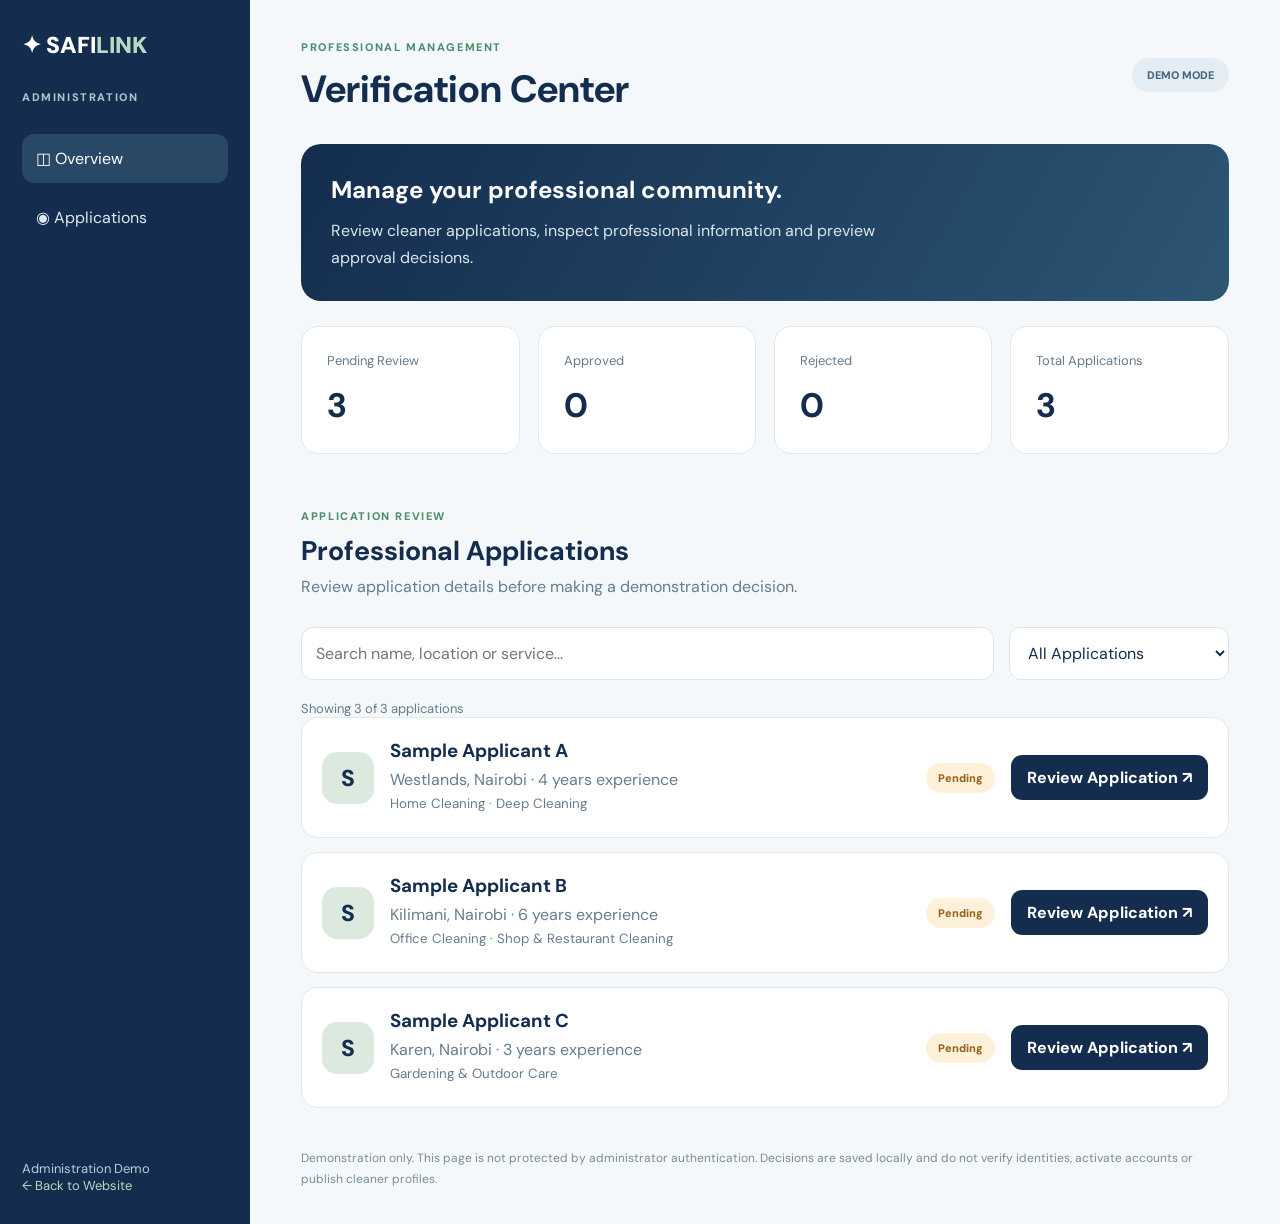
<file: admin-dashboard.html>
<!DOCTYPE html>
<html lang="en">
<head>
    <meta charset="UTF-8">
    <meta name="viewport"
          content="width=device-width, initial-scale=1.0">

    <title>Admin Verification | SAFI LINK</title>

    <link rel="stylesheet" href="assets/css/style.css">
    <link rel="stylesheet"
          href="assets/css/admin-dashboard.css">

    <script defer
            src="assets/js/admin-dashboard.js"></script>
</head>

<body class="admin-page">

<div class="admin-layout">

    <aside class="admin-sidebar">
        <a href="index.html" class="admin-logo">
            ✦ SAFI<span>LINK</span>
        </a>

        <p class="admin-sidebar-label">ADMINISTRATION</p>

        <nav aria-label="Admin navigation">
            <a href="#overview" class="active">
                ◫ Overview
            </a>
            <a href="#applications">
                ◉ Applications
            </a>
        </nav>

        <div class="admin-sidebar-footer">
            <p>Administration Demo</p>
            <a href="index.html">← Back to Website</a>
        </div>
    </aside>

    <main class="admin-main">

        <header class="admin-topbar">
            <div>
                <span class="admin-eyebrow">
                    PROFESSIONAL MANAGEMENT
                </span>
                <h1>Verification Center</h1>
            </div>

            <span class="admin-demo-badge">
                DEMO MODE
            </span>
        </header>

        <section id="overview" class="admin-overview">

            <div class="admin-welcome">
                <h2>Manage your professional community.</h2>
                <p>
                    Review cleaner applications, inspect
                    professional information and preview
                    approval decisions.
                </p>
            </div>

            <div class="admin-stats">

                <article class="admin-stat">
                    <span>Pending Review</span>
                    <strong id="pendingCount">0</strong>
                </article>

                <article class="admin-stat">
                    <span>Approved</span>
                    <strong id="approvedCount">0</strong>
                </article>

                <article class="admin-stat">
                    <span>Rejected</span>
                    <strong id="rejectedCount">0</strong>
                </article>

                <article class="admin-stat">
                    <span>Total Applications</span>
                    <strong id="totalCount">0</strong>
                </article>

            </div>

        </section>

        <section id="applications"
                 class="admin-applications">

            <div class="admin-section-heading">
                <div>
                    <span class="admin-eyebrow">
                        APPLICATION REVIEW
                    </span>
                    <h2>Professional Applications</h2>
                    <p>
                        Review application details before
                        making a demonstration decision.
                    </p>
                </div>
            </div>

            <div class="admin-filters">
                <input id="applicationSearch"
                       type="search"
                       placeholder="Search name, location or service..."
                       aria-label="Search applications">

                <select id="applicationStatus"
                        aria-label="Filter applications">
                    <option value="all">All Applications</option>
                    <option value="pending">Pending</option>
                    <option value="approved">Approved</option>
                    <option value="rejected">Rejected</option>
                </select>
            </div>

            <p id="applicationCount"
               class="admin-result-count"
               aria-live="polite"></p>

            <div id="applicationsList"
                 class="applications-list"></div>

            <div id="applicationEmpty"
                 class="admin-empty"
                 hidden>
                No applications match your filters.
            </div>

        </section>

        <p class="admin-disclaimer">
            Demonstration only. This page is not protected
            by administrator authentication. Decisions are
            saved locally and do not verify identities,
            activate accounts or publish cleaner profiles.
        </p>

    </main>
</div>

<dialog id="applicationDialog"
        class="application-dialog">

    <div class="application-dialog-header">
        <h2>Application Review</h2>
        <button type="button"
                id="closeApplicationDialog"
                aria-label="Close application">
            ✕
        </button>
    </div>

    <div id="applicationDetails"></div>

    <div class="application-dialog-actions">
        <button type="button"
                id="rejectApplication"
                class="admin-reject">
            Reject
        </button>

        <button type="button"
                id="approveApplication"
                class="admin-approve">
            Approve
        </button>
    </div>

    <p id="adminActionMessage"
       role="status"
       aria-live="polite"></p>

</dialog>

</body>
</html>
</file>
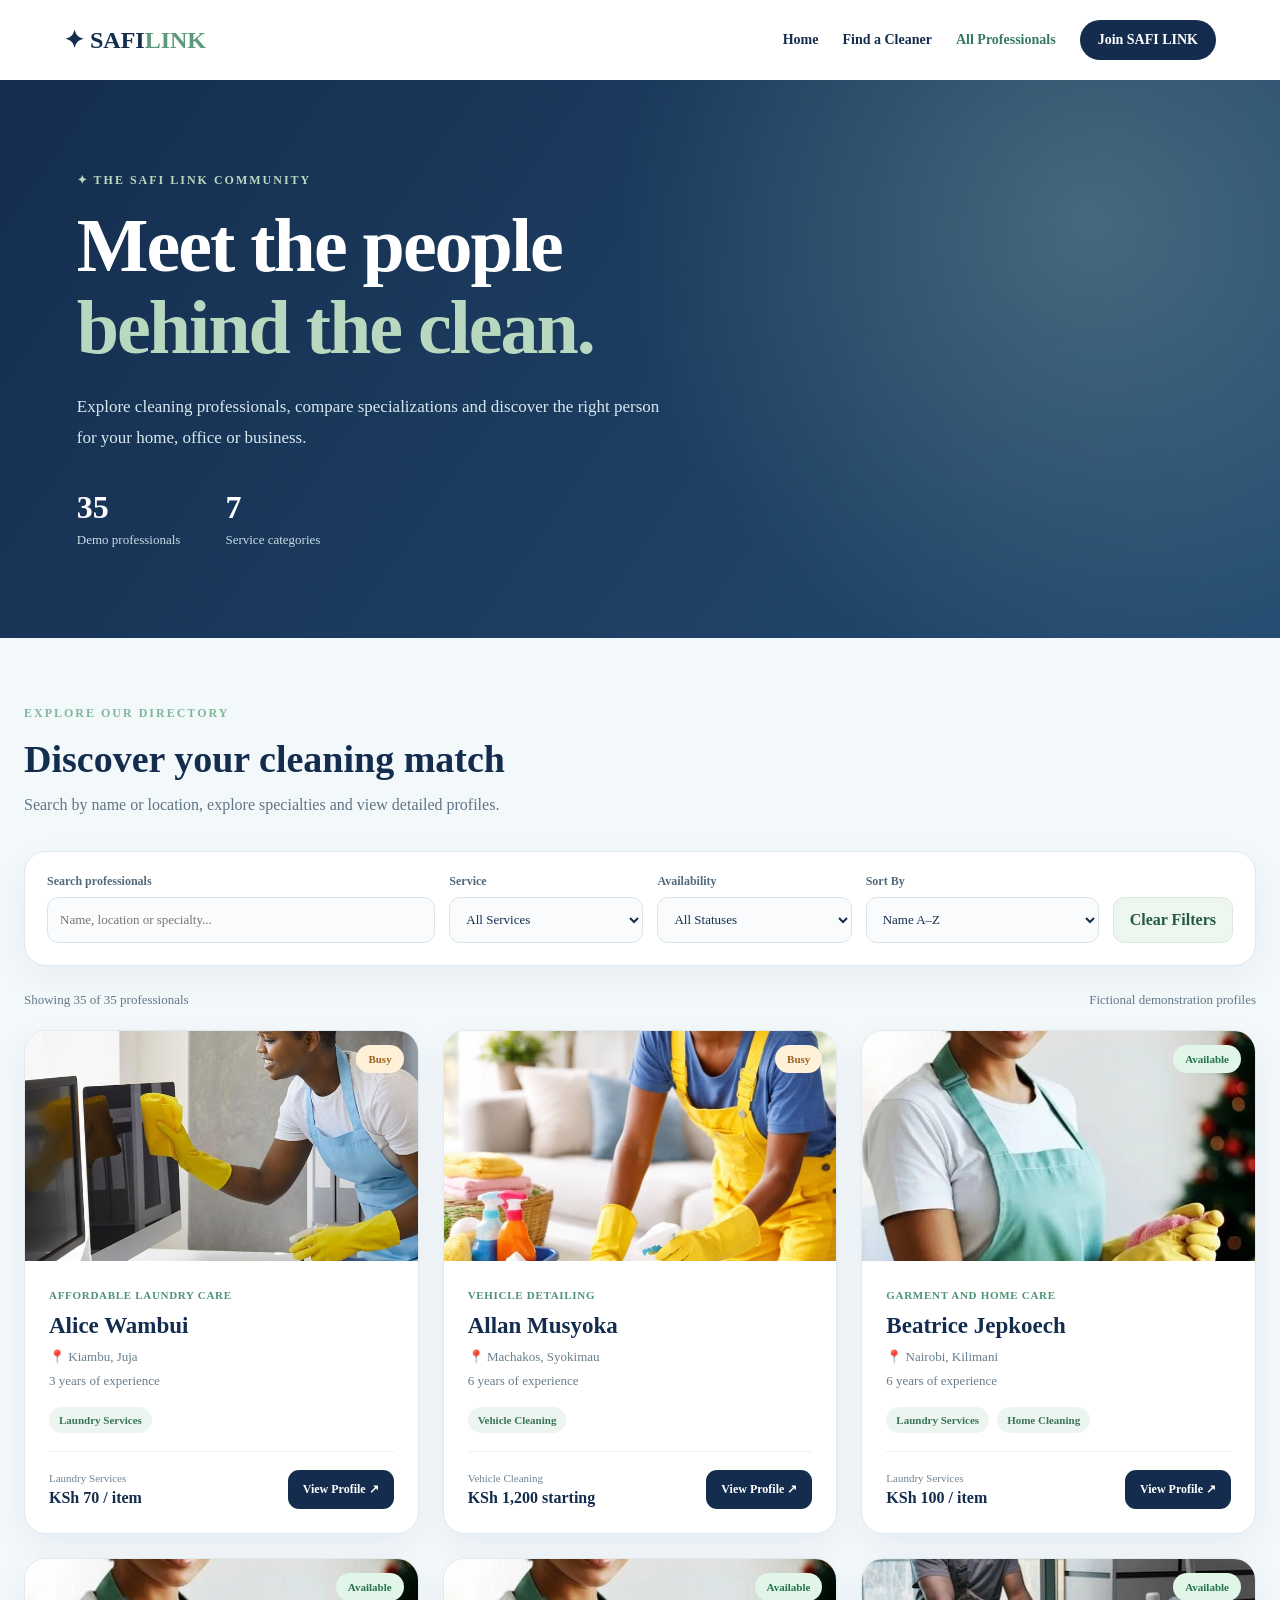
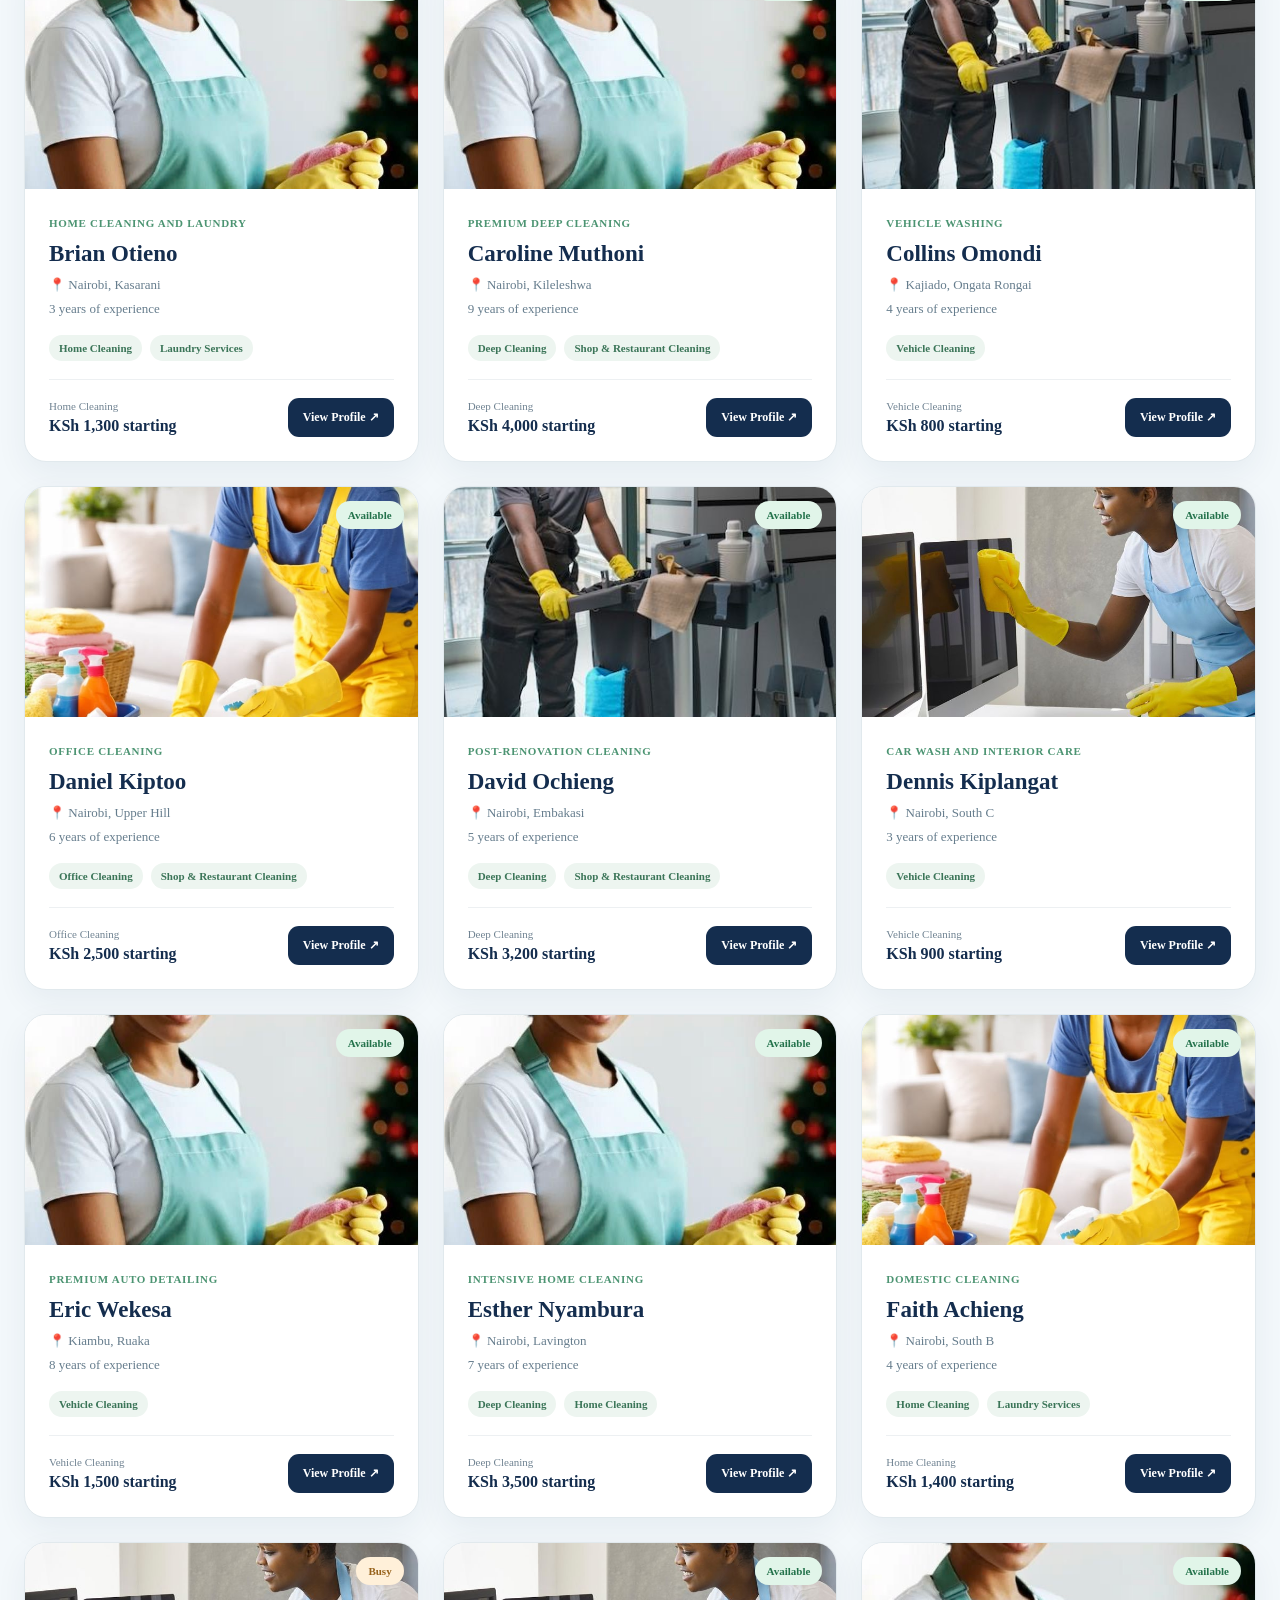
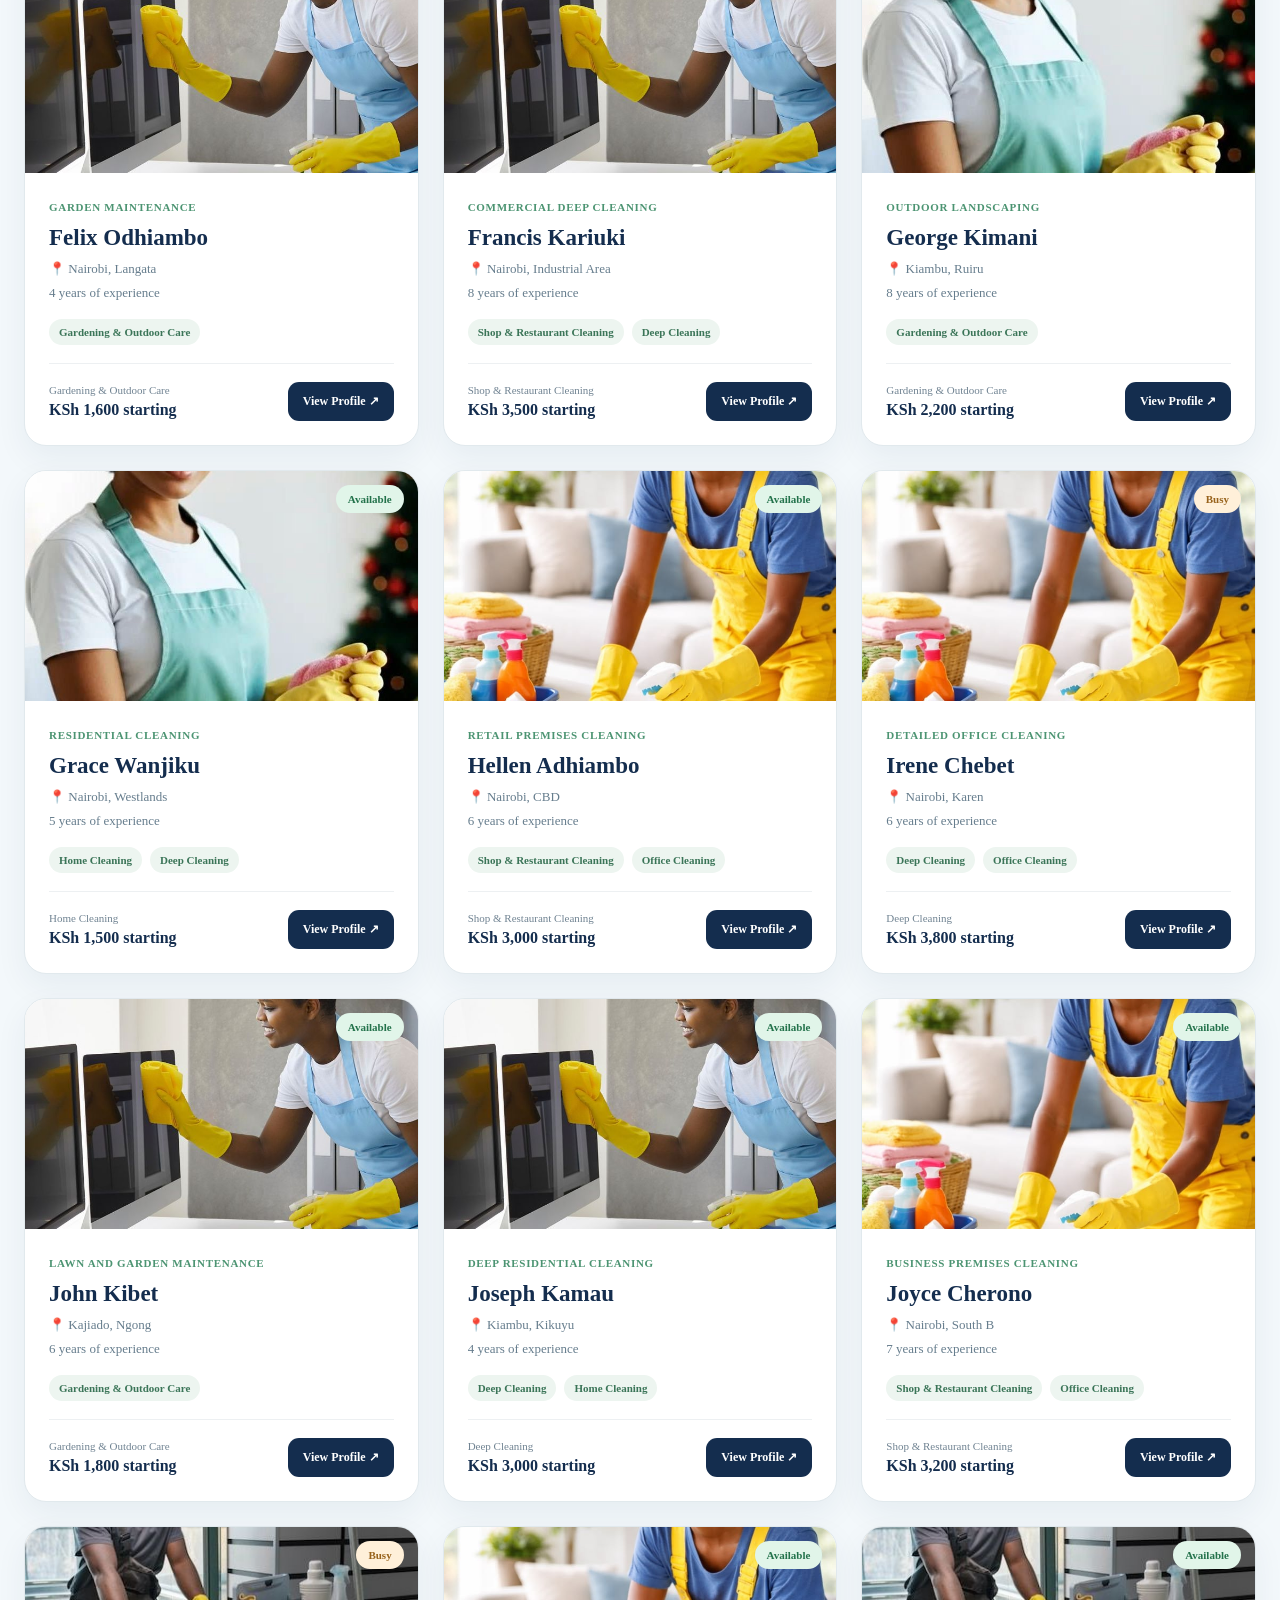
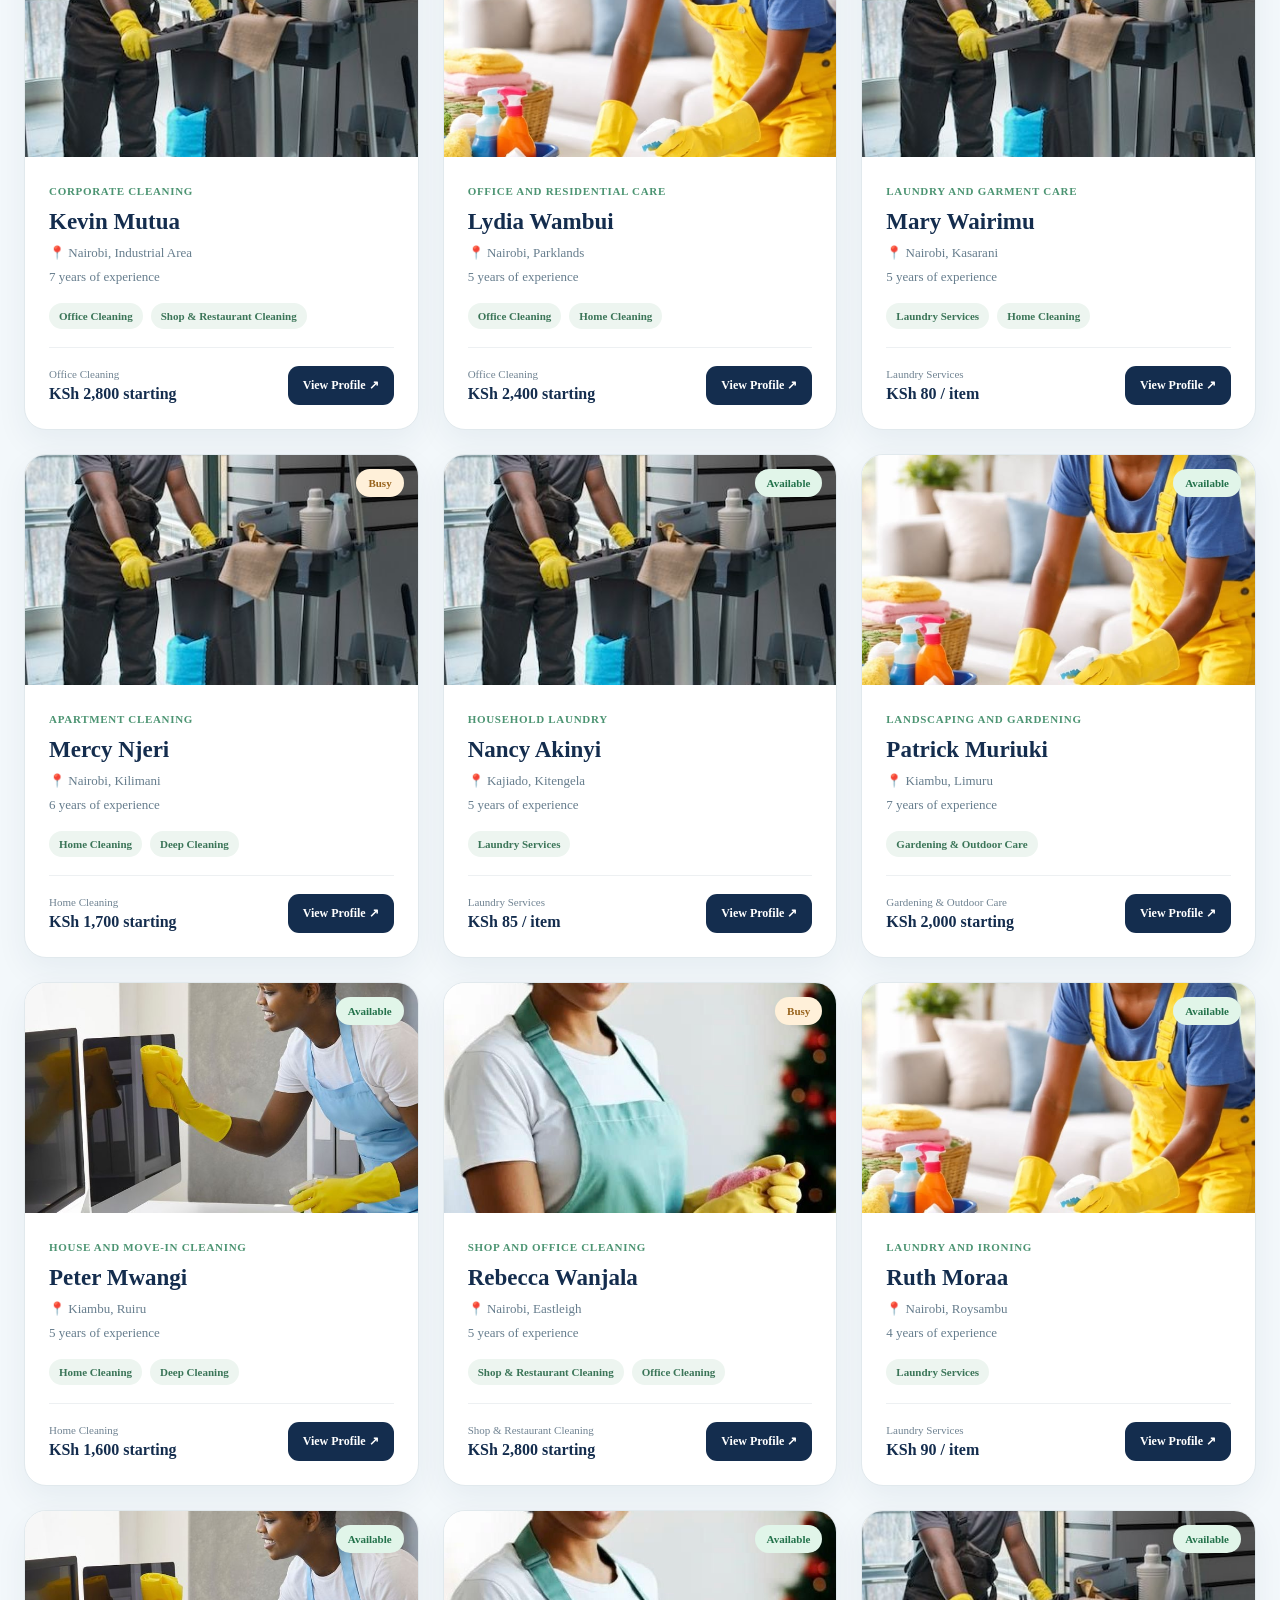
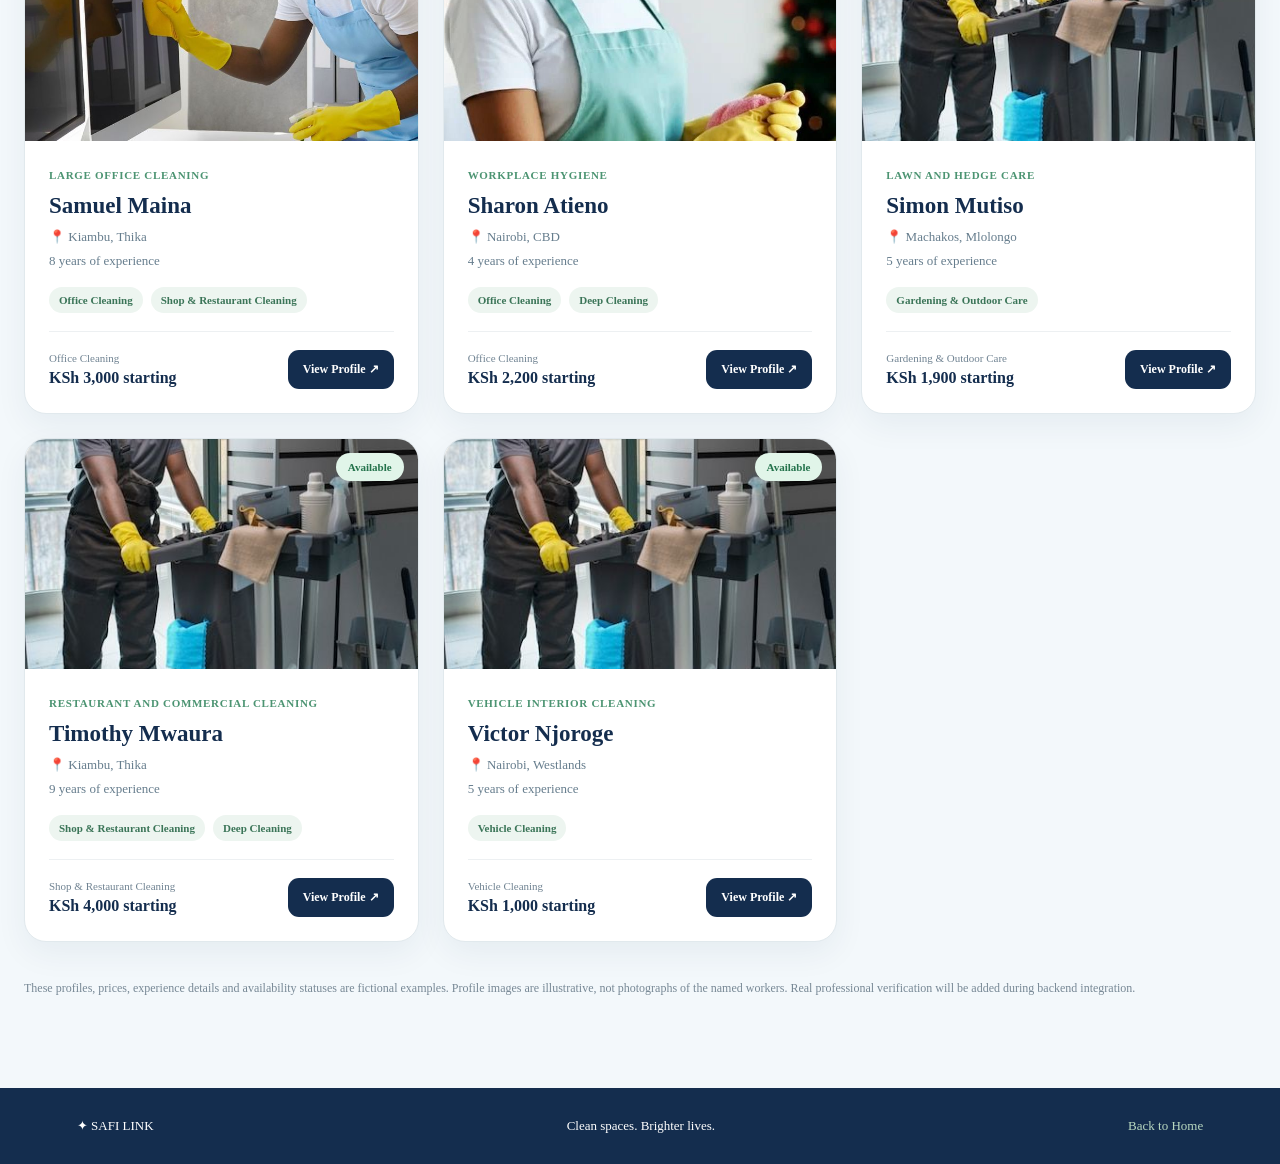
<file: all-cleaners.html>
<!DOCTYPE html>
<html lang="en">
<head>
    <meta charset="UTF-8">
    <meta name="viewport"
          content="width=device-width, initial-scale=1.0">

    <title>All Cleaning Professionals | SAFI LINK</title>

    <link rel="stylesheet" href="assets/css/style.css">
    <link rel="stylesheet" href="assets/css/all-cleaners.css">

    <script defer src="assets/js/cleaner-data.js"></script>
    <script defer src="assets/js/all-cleaners.js"></script>
</head>

<body class="all-cleaners-page">

<header class="directory-header">
    <a class="directory-logo" href="index.html">
        ✦ SAFI<span>LINK</span>
    </a>

    <nav aria-label="Main navigation">
        <a href="index.html">Home</a>
        <a href="find-cleaner.html">Find a Cleaner</a>
        <a href="all-cleaners.html" aria-current="page">
            All Professionals
        </a>
        <a href="register.html" class="directory-join">
            Join SAFI LINK
        </a>
    </nav>
</header>

<main>
    <section class="directory-hero">
        <div class="directory-hero-inner">
            <span class="directory-eyebrow">
                ✦ THE SAFI LINK COMMUNITY
            </span>

            <h1>
                Meet the people
                <em>behind the clean.</em>
            </h1>

            <p>
                Explore cleaning professionals, compare
                specializations and discover the right
                person for your home, office or business.
            </p>

            <div class="directory-hero-stats">
                <div>
                    <strong id="totalProfessionals">0</strong>
                    <span>Demo professionals</span>
                </div>
                <div>
                    <strong>7</strong>
                    <span>Service categories</span>
                </div>
            </div>
        </div>
    </section>

    <section class="directory-section">
        <div class="directory-intro">
            <div>
                <span class="directory-eyebrow">
                    EXPLORE OUR DIRECTORY
                </span>
                <h2>Discover your cleaning match</h2>
                <p>
                    Search by name or location, explore
                    specialties and view detailed profiles.
                </p>
            </div>
        </div>

        <form id="directoryFilters"
              class="directory-filters"
              role="search">

            <label class="directory-field directory-search">
                <span>Search professionals</span>
                <input id="directorySearch"
                       type="search"
                       placeholder="Name, location or specialty...">
            </label>

            <label class="directory-field">
                <span>Service</span>
                <select id="directoryService">
                    <option value="all">All Services</option>
                </select>
            </label>

            <label class="directory-field">
                <span>Availability</span>
                <select id="directoryAvailability">
                    <option value="all">All Statuses</option>
                    <option value="available">Available</option>
                    <option value="busy">Busy</option>
                    <option value="offline">Offline</option>
                </select>
            </label>

            <label class="directory-field">
                <span>Sort By</span>
                <select id="directorySort">
                    <option value="name">Name A–Z</option>
                    <option value="experience">
                        Most Experienced
                    </option>
                    <option value="price-low">
                        Starting Price: Low to High
                    </option>
                    <option value="price-high">
                        Starting Price: High to Low
                    </option>
                </select>
            </label>

            <button type="reset" class="directory-reset">
                Clear Filters
            </button>
        </form>

        <div class="directory-results-bar">
            <p id="directoryCount" aria-live="polite"></p>
            <span>Fictional demonstration profiles</span>
        </div>

        <div id="allCleanersGrid"
             class="directory-grid">
        </div>

        <div id="directoryEmpty"
             class="directory-empty"
             hidden>
            <h3>No matching professionals</h3>
            <p>
                Try another name, location or service.
            </p>
        </div>

        <div class="directory-disclaimer">
            These profiles, prices, experience details and
            availability statuses are fictional examples.
            Profile images are illustrative, not photographs
            of the named workers. Real professional verification
            will be added during backend integration.
        </div>
    </section>
</main>

<footer class="directory-footer">
    <span>✦ SAFI LINK</span>
    <p>Clean spaces. Brighter lives.</p>
    <a href="index.html">Back to Home</a>
</footer>

</body>
</html>
</file>
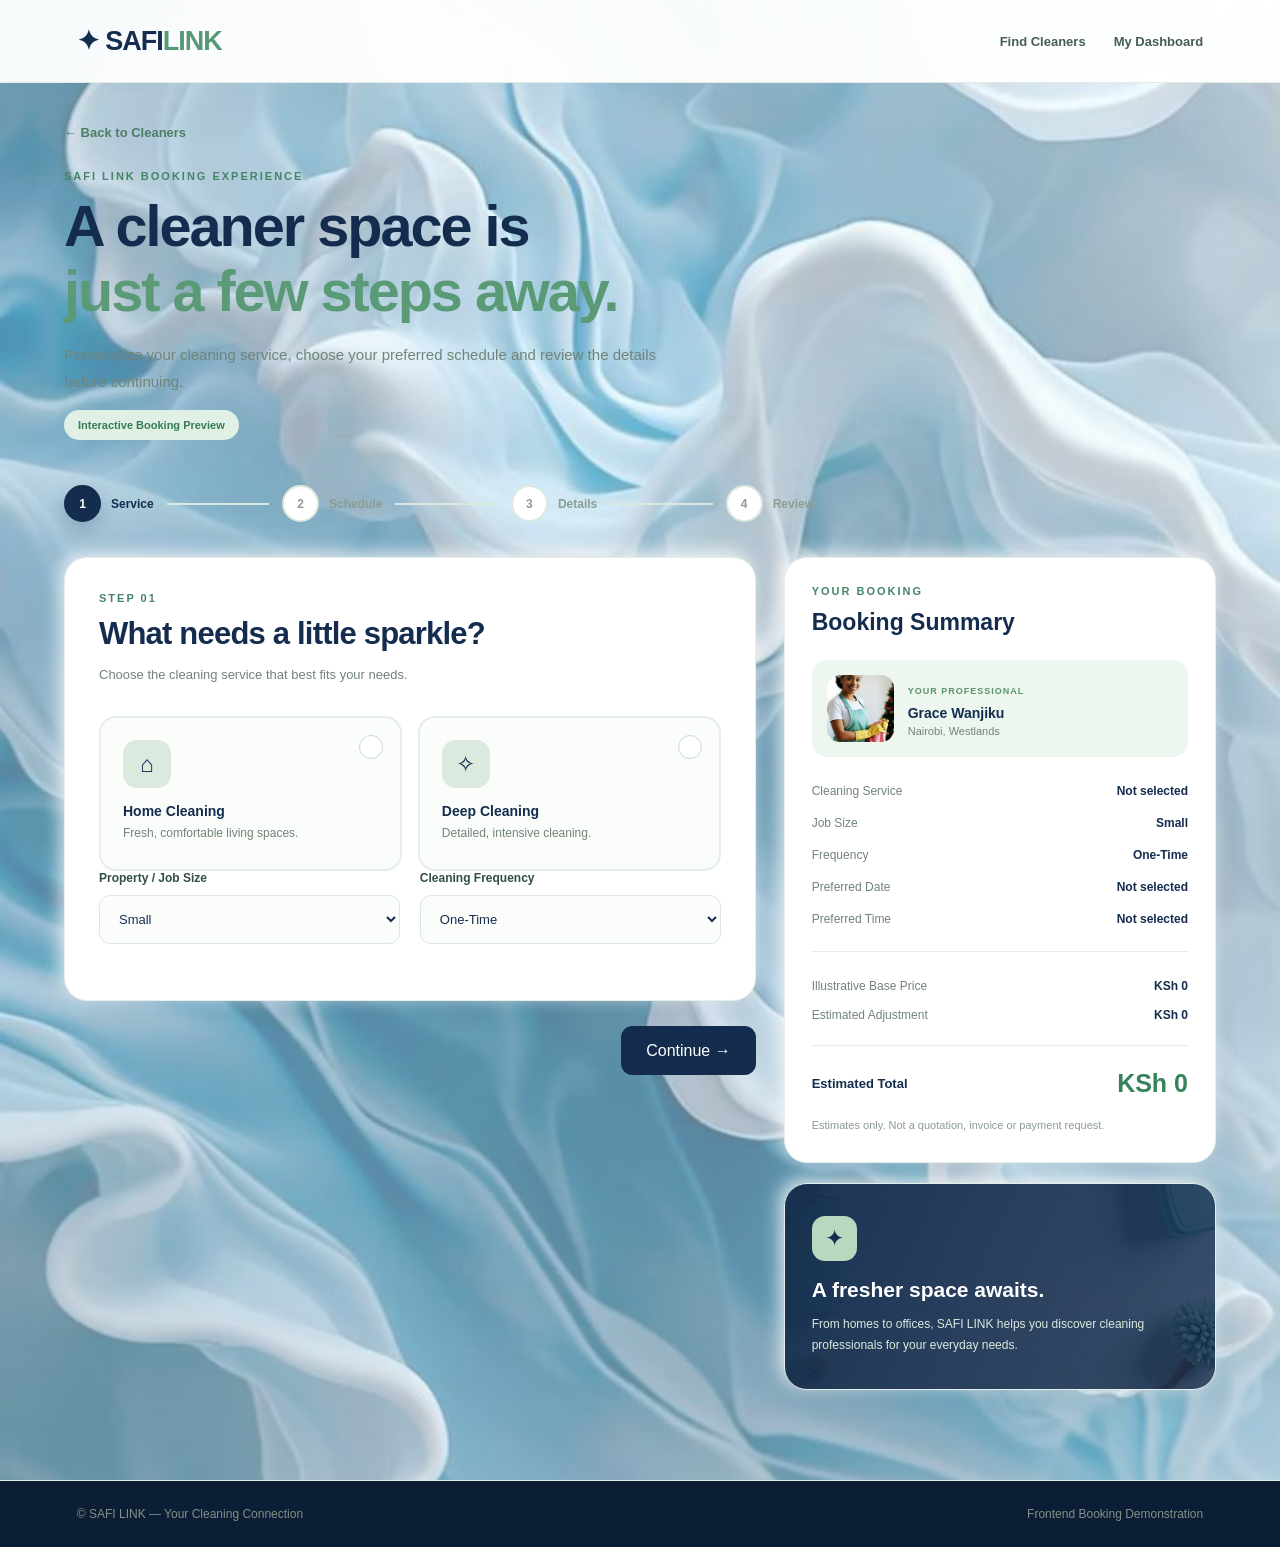
<file: booking.html>
<!DOCTYPE html>
<html lang="en">

<head>
    <meta charset="UTF-8">

    <meta name="viewport"
          content="width=device-width, initial-scale=1.0">

    <meta name="description"
          content="Preview your cleaning service booking with SAFI LINK.">

    <title>Book a Cleaner | SAFI LINK</title>

    <link rel="stylesheet" href="assets/css/style.css">
    <link rel="stylesheet" href="assets/css/booking.css">

    <script defer src="assets/js/cleaner-data.js"></script>
    <script defer src="assets/js/booking-store.js"></script>
<script defer src="assets/js/booking.js"></script>
</head>

<body class="booking-page">

    <!-- ==================================
         BOOKING NAVIGATION
         ================================== -->

    <header class="booking-header">

        <a href="index.html" class="booking-logo">
            ✦ SAFI<span>LINK</span>
        </a>

        <nav class="booking-header-links"
             aria-label="Booking navigation">

            <a href="find-cleaner.html">
                Find Cleaners
            </a>

            <a href="customer-dashboard.html">
                My Dashboard
            </a>

        </nav>

    </header>

    <main class="booking-main">

        <!-- ==================================
             PAGE INTRODUCTION
             ================================== -->

        <section class="booking-intro">

            <a href="find-cleaner.html"
               class="booking-back-link">
                ← Back to Cleaners
            </a>

            <p class="booking-eyebrow">
                SAFI LINK BOOKING EXPERIENCE
            </p>

            <h1>
                A cleaner space is
                <span>just a few steps away.</span>
            </h1>

            <p>
                Personalize your cleaning service,
                choose your preferred schedule and
                review the details before continuing.
            </p>

            <span class="booking-demo-label">
                Interactive Booking Preview
            </span>

        </section>

        <!-- ==================================
             BOOKING PROGRESS
             ================================== -->

        <div class="booking-progress"
             aria-label="Booking progress">

            <div class="booking-progress-step active"
                 data-progress="1">
                <span class="progress-number">1</span>
                <span>Service</span>
            </div>

            <div class="booking-progress-line"></div>

            <div class="booking-progress-step"
                 data-progress="2">
                <span class="progress-number">2</span>
                <span>Schedule</span>
            </div>

            <div class="booking-progress-line"></div>

            <div class="booking-progress-step"
                 data-progress="3">
                <span class="progress-number">3</span>
                <span>Details</span>
            </div>

            <div class="booking-progress-line"></div>

            <div class="booking-progress-step"
                 data-progress="4">
                <span class="progress-number">4</span>
                <span>Review</span>
            </div>

        </div>

        <!-- ==================================
             MAIN BOOKING LAYOUT
             ================================== -->

        <div class="booking-layout">

            <div class="booking-workspace">

                <form id="bookingForm" novalidate>

                    <!-- ==========================
                         STEP 1: SELECT SERVICE
                         ========================== -->

                    <section class="booking-step active"
                             id="bookingStep1"
                             data-step="1">

                        <div class="booking-card">

                            <div class="booking-section-heading">
                                <p class="booking-eyebrow">
                                    STEP 01
                                </p>

                                <h2>
                                    What needs a little sparkle?
                                </h2>

                                <p>
                                    Choose the cleaning service
                                    that best fits your needs.
                                </p>
                            </div>

                            <div id="bookingServices"
                                 class="booking-service-grid">
                                <!-- JavaScript renders services -->
                            </div>

                            <p id="serviceError"
                               class="booking-error"
                               role="alert"></p>

                            
<!-- GENERAL CLEANING PREFERENCES -->
<div class="booking-form-grid">
    <div class="booking-field">
        <label for="propertySize">Property / Job Size</label>
        <select id="propertySize" name="propertySize">
            <option value="small">Small</option>
            <option value="medium">Medium</option>
            <option value="large">Large</option>
        </select>
    </div>
    <div class="booking-field">
        <label for="cleaningFrequency">Cleaning Frequency</label>
        <select id="cleaningFrequency" name="cleaningFrequency">
            <option value="once">One-Time</option>
            <option value="weekly">Weekly</option>
            <option value="monthly">Monthly</option>
        </select>
    </div>
</div>

<!-- BLOCK 14 — SERVICE-SPECIFIC REQUIREMENTS -->
<section id="bookingServiceRequirements" class="booking-requirements" hidden>
    <div class="booking-requirements-heading">
        <h3>Customize your cleaning</h3>
        <p>Choose the requirements that match your space and needs.</p>
    </div>

    <!-- LAUNDRY -->
    <div class="booking-requirement-group" data-requirement="laundry" hidden>
        <label for="laundryItems">Number of standard clothing items</label>
        <input type="number" id="laundryItems" min="1" max="500" value="10">
        <label for="laundryBedding">Bedding or duvet items</label>
        <input type="number" id="laundryBedding" min="0" max="50" value="0">
        <label for="laundryIroning">Ironing required?</label>
        <select id="laundryIroning">
            <option value="no">No</option>
            <option value="yes">Yes</option>
        </select>
    </div>

    <!-- VEHICLE -->
    <div class="booking-requirement-group" data-requirement="vehicle" hidden>
        <label for="vehicleType">Vehicle type</label>
        <select id="vehicleType">
            <option value="sedan">Sedan / Hatchback</option>
            <option value="suv">SUV / Pickup</option>
            <option value="van">Van / Minibus</option>
        </select>
        <label for="vehiclePackage">Cleaning package</label>
        <select id="vehiclePackage">
            <option value="exterior">Exterior Wash</option>
            <option value="interior">Interior Cleaning</option>
            <option value="full">Full Interior &amp; Exterior</option>
            <option value="detailing">Detailed Cleaning</option>
        </select>
    </div>

    <!-- OFFICE -->
    <div class="booking-requirement-group" data-requirement="office" hidden>
        <label for="officeArea">Office area (m²)</label>
        <input type="number" id="officeArea" min="1" max="10000" value="100">
        <label for="officeEquipment">Desks and other agreed equipment items</label>
        <input type="number" id="officeEquipment" min="0" max="1000" value="5">
    </div>

    <!-- GARDENING -->
    <div class="booking-requirement-group" data-requirement="gardening" hidden>
        <label for="gardenTask">Gardening service</label>
        <select id="gardenTask">
            <option value="mowing">Lawn Mowing</option>
            <option value="hedges">Hedge Trimming</option>
            <option value="weeding">Weeding</option>
            <option value="landscaping">Landscaping</option>
        </select>
        <label for="gardenArea">Garden area (m²)</label>
        <input type="number" id="gardenArea" min="1" max="10000" value="100">
    </div>

    <!-- OPTIONAL INTENSIVE CLEANING FOR NON-DEEP SERVICES -->
    <div class="booking-requirement-group" data-requirement="intensive" hidden>
        <label class="booking-check-label">
            <input type="checkbox" id="intensiveCleaning">
            Request intensive / deep cleaning
        </label>
        <p class="booking-requirement-note">
            Includes more detailed attention to applicable surfaces,
            corners, fixtures and hard-to-reach areas.
        </p>
    </div>

    <!-- BLOCK 21 — ADVANCED DEEP CLEANING CUSTOMIZATION -->
<div class="deep-customization" data-requirement="deep" hidden>

    <div class="deep-intro">
        <span class="deep-eyebrow">SAFI LINK · SPECIALIZED CLEANING</span>
        <h3>Customize Your Deep Cleaning</h3>
        <p>
            Every space deserves detailed attention.
            Choose your cleaning sector, the areas to
            concentrate on, and the level of care required.
        </p>
    </div>

    <!-- SECTOR SELECTION -->

    <div class="deep-section">
        <div class="deep-section-heading">
            <span class="deep-step-number">01</span>
            <div>
                <h4>What type of space needs deep cleaning?</h4>
                <p>Select the environment we will be cleaning.</p>
            </div>
        </div>

        <div class="deep-sector-grid">

            <label class="deep-choice">
                <input type="radio" name="deepSector"
                       value="residential" checked>
                <span class="deep-choice-content">
                    <span class="deep-choice-icon">🏡</span>
                    <strong>Residential</strong>
                    <small>Homes, apartments and houses</small>
                </span>
            </label>

            <label class="deep-choice">
                <input type="radio" name="deepSector"
                       value="office">
                <span class="deep-choice-content">
                    <span class="deep-choice-icon">🏢</span>
                    <strong>Office & Corporate</strong>
                    <small>Offices and workspaces</small>
                </span>
            </label>

            <label class="deep-choice">
                <input type="radio" name="deepSector"
                       value="commercial">
                <span class="deep-choice-content">
                    <span class="deep-choice-icon">🏬</span>
                    <strong>Commercial & Retail</strong>
                    <small>Shops, salons and showrooms</small>
                </span>
            </label>

            <label class="deep-choice">
                <input type="radio" name="deepSector"
                       value="hospitality">
                <span class="deep-choice-content">
                    <span class="deep-choice-icon">🍽️</span>
                    <strong>Restaurant & Hospitality</strong>
                    <small>Kitchens, cafés and dining areas</small>
                </span>
            </label>

            <label class="deep-choice">
                <input type="radio" name="deepSector"
                       value="vehicle">
                <span class="deep-choice-content">
                    <span class="deep-choice-icon">🚙</span>
                    <strong>Vehicle Detailing</strong>
                    <small>Interior and exterior detailing</small>
                </span>
            </label>

            <label class="deep-choice">
                <input type="radio" name="deepSector"
                       value="outdoor">
                <span class="deep-choice-content">
                    <span class="deep-choice-icon">🌿</span>
                    <strong>Outdoor & Compound</strong>
                    <small>Patios, compounds and outdoor areas</small>
                </span>
            </label>

        </div>
    </div>

    <!-- CLEANING AREAS -->

    <div class="deep-section">
        <div class="deep-section-heading">
            <span class="deep-step-number">02</span>
            <div>
                <h4>Select areas and detailed cleaning tasks</h4>
                <p>
                    Choose as many tasks as you need.
                    Options change with your selected sector.
                </p>
            </div>
        </div>

        <div id="deepTasksContainer"
             class="deep-task-groups"></div>
    </div>

    <!-- SPACE SIZE -->

    <div class="deep-section">
        <div class="deep-section-heading">
            <span class="deep-step-number">03</span>
            <div>
                <h4>How large is the cleaning job?</h4>
                <p>Help us estimate the work involved.</p>
            </div>
        </div>

        <div class="deep-form-grid">

            <label class="deep-field">
                <span>Approximate area (m²)</span>
                <input type="number"
                       id="deepArea"
                       min="1"
                       max="100000"
                       value="100">
            </label>

            <label class="deep-field">
                <span>Number of rooms / zones</span>
                <input type="number"
                       id="deepRooms"
                       min="1"
                       max="500"
                       value="3">
            </label>

            <label class="deep-field">
                <span>Number of floors</span>
                <select id="deepFloors">
                    <option value="1">1 floor</option>
                    <option value="2">2 floors</option>
                    <option value="3">3 floors</option>
                    <option value="4">4 floors</option>
                    <option value="5">5+ floors</option>
                </select>
            </label>

            <label class="deep-field">
                <span>Current condition</span>
                <select id="deepCondition">
                    <option value="standard">
                        Moderate dirt and buildup
                    </option>
                    <option value="heavy">
                        Heavy dirt and stubborn stains
                    </option>
                    <option value="extreme">
                        Very heavy buildup / neglected space
                    </option>
                </select>
            </label>

        </div>

        <p class="deep-field-hint" id="deepSizeHint">
            Area and room estimates are most suitable
            for properties. Vehicle and outdoor jobs
            may require a tailored quotation.
        </p>
    </div>

    <!-- SPECIAL CIRCUMSTANCES -->

    <div class="deep-section">
        <div class="deep-section-heading">
            <span class="deep-step-number">04</span>
            <div>
                <h4>Does your space require special attention?</h4>
                <p>Choose any circumstances that apply.</p>
            </div>
        </div>

        <div class="deep-options-grid">

            <label class="deep-check">
                <input type="checkbox"
                       name="deepExtra"
                       value="postConstruction">
                <span>Post-construction dust and residue</span>
            </label>

            <label class="deep-check">
                <input type="checkbox"
                       name="deepExtra"
                       value="moveInOut">
                <span>Move-in / move-out deep cleaning</span>
            </label>

            <label class="deep-check">
                <input type="checkbox"
                       name="deepExtra"
                       value="grease">
                <span>Heavy grease and oil buildup</span>
            </label>

            <label class="deep-check">
                <input type="checkbox"
                       name="deepExtra"
                       value="petHair">
                <span>Pet hair and odour treatment</span>
            </label>

            <label class="deep-check">
                <input type="checkbox"
                       name="deepExtra"
                       value="highReach">
                <span>High ceilings / difficult-to-reach areas</span>
            </label>

            <label class="deep-check">
                <input type="checkbox"
                       name="deepExtra"
                       value="eco">
                <span>Prefer eco-friendly cleaning products</span>
            </label>

            <label class="deep-check">
                <input type="checkbox"
                       name="deepExtra"
                       value="equipment">
                <span>Specialized equipment may be required</span>
            </label>

            <label class="deep-check">
                <input type="checkbox"
                       name="deepExtra"
                       value="urgent">
                <span>Priority / urgent scheduling request</span>
            </label>

        </div>
    </div>

    <!-- CUSTOMER NOTES -->

    <div class="deep-section">
        <div class="deep-section-heading">
            <span class="deep-step-number">05</span>
            <div>
                <h4>Additional cleaning instructions</h4>
                <p>
                    Describe stains, delicate surfaces,
                    access restrictions or priorities.
                </p>
            </div>
        </div>

        <textarea id="deepNotes"
                  rows="4"
                  maxlength="1500"
                  placeholder="Example: Deep clean the kitchen cabinets, remove stubborn bathroom stains, and prioritize the balcony..."></textarea>
    </div>

    <!-- ESTIMATE PREVIEW -->

    <div class="deep-estimate-panel">
        <div>
            <span>Estimated Deep Cleaning Total</span>
            <strong id="deepEstimatedTotal">KSh 0</strong>
            <small>
                Illustrative estimate only. Final price
                requires professional assessment.
            </small>
        </div>

        <span class="deep-estimate-icon">✦</span>
    </div>

</div>

</section> <!-- END OF SERVICE REQUIREMENTS -->
</div> <!-- END OF STEP 1 BOOKING CARD -->
</section> <!-- END OF STEP 1 -->

                    <!-- ==========================
                         STEP 2: SCHEDULE
                         ========================== -->

                    <section class="booking-step"
                             id="bookingStep2"
                             data-step="2"
                             hidden>

                        <div class="booking-card">

                            <div class="booking-section-heading">

                                <p class="booking-eyebrow">
                                    STEP 02
                                </p>

                                <h2>
                                    When should we come over?
                                </h2>

                                <p>
                                    Select your preferred cleaning
                                    date and starting time.
                                </p>

                            </div>

                            <div class="booking-field">

                                <label for="bookingDate">
                                    Preferred Date
                                </label>

                                <input type="date"
                                       id="bookingDate"
                                       name="bookingDate"
                                       required>

                            </div>

                            <h3>Preferred Time</h3>

                            <div id="bookingTimeSlots"
                                 class="booking-time-grid">

                                <button type="button"
                                        class="booking-time-slot"
                                        data-time="08:00">
                                    8:00 AM
                                </button>

                                <button type="button"
                                        class="booking-time-slot"
                                        data-time="10:00">
                                    10:00 AM
                                </button>

                                <button type="button"
                                        class="booking-time-slot"
                                        data-time="12:00">
                                    12:00 PM
                                </button>

                                <button type="button"
                                        class="booking-time-slot"
                                        data-time="14:00">
                                    2:00 PM
                                </button>

                                <button type="button"
                                        class="booking-time-slot"
                                        data-time="16:00">
                                    4:00 PM
                                </button>

                            </div>

                            <input type="hidden"
                                   id="selectedBookingTime"
                                   name="selectedBookingTime">

                            <p id="scheduleError"
                               class="booking-error"
                               role="alert"></p>

                            <div class="booking-info-note">
                                These time slots are examples,
                                not verified cleaner availability.
                                The backend will provide actual
                                available appointments.
                            </div>

                        </div>

                    </section>

                    <!-- ==========================
                         STEP 3: CUSTOMER DETAILS
                         ========================== -->

                    <section class="booking-step"
                             id="bookingStep3"
                             data-step="3"
                             hidden>

                        <div class="booking-card">

                            <div class="booking-section-heading">

                                <p class="booking-eyebrow">
                                    STEP 03
                                </p>

                                <h2>
                                    Tell us where to find you.
                                </h2>

                                <p>
                                    Enter the details that
                                    would be needed for your
                                    cleaning appointment.
                                </p>

                            </div>

                            <div class="booking-form-grid">

                                <div class="booking-field">

                                    <label for="customerName">
                                        Full Name
                                    </label>

                                    <input type="text"
                                           id="customerName"
                                           name="customerName"
                                           placeholder="Your full name"
                                           autocomplete="name"
                                           required>

                                </div>

                                <div class="booking-field">

                                    <label for="customerPhone">
                                        Phone Number
                                    </label>

                                    <input type="tel"
                                           id="customerPhone"
                                           name="customerPhone"
                                           placeholder="e.g. 0712 345 678"
                                           autocomplete="tel"
                                           required>

                                </div>

                                <div class="booking-field">

                                    <label for="customerEmail">
                                        Email Address
                                    </label>

                                    <input type="email"
                                           id="customerEmail"
                                           name="customerEmail"
                                           placeholder="you@example.com"
                                           autocomplete="email"
                                           required>

                                </div>

                                <div class="booking-field">

                                    <label for="bookingCounty">
                                        County
                                    </label>

                                    <select id="bookingCounty"
                                            name="bookingCounty"
                                            required>

                                        <option value="">
                                            Select County
                                        </option>

                                        <option value="Nairobi">
                                            Nairobi
                                        </option>

                                        <option value="Kiambu">
                                            Kiambu
                                        </option>

                                        <option value="Kajiado">
                                            Kajiado
                                        </option>

                                        <option value="Machakos">
                                            Machakos
                                        </option>

                                    </select>

                                </div>

                            </div>

                            <div class="booking-field">

                                <label for="bookingAddress">
                                    Estate / Area / Address
                                </label>

                                <input type="text"
                                       id="bookingAddress"
                                       name="bookingAddress"
                                       placeholder="e.g. Westlands, Nairobi"
                                       autocomplete="street-address"
                                       required>

                            </div>

                            <div class="booking-field">

                                <label for="bookingInstructions">
                                    Special Instructions
                                    <span>(Optional)</span>
                                </label>

                                <textarea id="bookingInstructions"
                                          name="bookingInstructions"
                                          rows="4"
                                          maxlength="500"
                                          placeholder="Anything the cleaner should know?"></textarea>

                            </div>

                            <p id="detailsError"
                               class="booking-error"
                               role="alert"></p>

                        </div>

                    </section>

                    <!-- ==========================
                         STEP 4: REVIEW BOOKING
                         ========================== -->

                    <section class="booking-step"
                             id="bookingStep4"
                             data-step="4"
                             hidden>

                        <div class="booking-card">

                            <div class="booking-section-heading">

                                <p class="booking-eyebrow">
                                    STEP 04
                                </p>

                                <h2>
                                    Everything looking good?
                                </h2>

                                <p>
                                    Review your selections before
                                    viewing your booking preview.
                                </p>

                            </div>

                            <div id="bookingReview"
                                 class="booking-review-details">
                                <!-- JavaScript renders summary -->
                            </div>

                            <label class="booking-checkbox">

                                <input type="checkbox"
                                       id="bookingAgreement"
                                       required>

                                <span>
                                    I understand this is a
                                    frontend demonstration
                                    and no actual booking
                                    will be created.
                                </span>

                            </label>

                            <p id="reviewError"
                               class="booking-error"
                               role="alert"></p>

                        </div>

                    </section>

                    <!-- ==========================
                         NAVIGATION CONTROLS
                         ========================== -->

                    <div class="booking-navigation">

                        <button type="button"
                                id="bookingPrevious"
                                class="booking-secondary-button"
                                hidden>
                            ← Previous
                        </button>

                        <button type="button"
                                id="bookingNext"
                                class="booking-primary-button">
                            Continue →
                        </button>

                        <button type="button"
                                id="bookingConfirm"
                                class="booking-primary-button"
                                hidden>
                            View Booking Preview ✓
                        </button>

                    </div>

                </form>

                <!-- ==========================
                     DEMO CONFIRMATION
                     ========================== -->

                <section id="bookingSuccess"
                         class="booking-success"
                         hidden
                         aria-live="polite">

                    <div class="booking-success-icon">
                        ✓
                    </div>

                    <p class="booking-eyebrow">
                        DEMONSTRATION COMPLETE
                    </p>

                    <h2>
                        Your booking preview is ready!
                    </h2>

                    
<p>
    Your booking preview has been saved in this
    browser. You can view it in your Customer
    Dashboard under My Bookings.

    This is a frontend demonstration only.
    No real appointment has been submitted,
    no cleaner has been notified and
    no payment has been made.
</p>


                    <div id="bookingSuccessDetails">
                        <!-- JavaScript renders preview -->
                    </div>

                    <div class="booking-success-actions">

                        <a href="find-cleaner.html"
                           class="booking-secondary-button">
                            Explore More Cleaners
                        </a>

                       
                         <a href="customer-dashboard.html#bookings"
                             class="booking-primary-button"
                             id="viewMyBookings">
                               View My Bookings →
                        </a>
                  

                    </div>

                </section>

            </div>

            <!-- ==================================
                 LIVE BOOKING SUMMARY
                 ================================== -->

            <aside class="booking-sidebar">

                <div class="booking-summary-card">

                    <div class="booking-summary-heading">
                        <p class="booking-eyebrow">
                            YOUR BOOKING
                        </p>

                        <h2>Booking Summary</h2>
                    </div>

                    <div class="booking-cleaner-card">

                        <img id="bookingCleanerImage"
                             src="assets/images/cleaners/cleaner-1.jpg"
                             alt="Selected cleaning professional">

                        <div>
                            <span>YOUR PROFESSIONAL</span>

                            <h3 id="bookingCleanerName">
                                Cleaning Professional
                            </h3>

                            <p id="bookingCleanerLocation">
                                Nairobi, Westlands
                            </p>
                        </div>

                    </div>

                    <div class="booking-summary-items">

                        <div>
                            <span>Cleaning Service</span>
                            <strong id="summaryService">
                                Not selected
                            </strong>
                        </div>

                        <div>
                            <span>Job Size</span>
                            <strong id="summarySize">
                                Small
                            </strong>
                        </div>

                        <div>
                            <span>Frequency</span>
                            <strong id="summaryFrequency">
                                One-Time
                            </strong>
                        </div>

                        <div>
                            <span>Preferred Date</span>
                            <strong id="summaryDate">
                                Not selected
                            </strong>
                        </div>

                        <div>
                            <span>Preferred Time</span>
                            <strong id="summaryTime">
                                Not selected
                            </strong>
                        </div>

                    </div>

                    <div class="booking-price-breakdown">

                        <div>
                            <span>Illustrative Base Price</span>
                            <strong id="summaryBasePrice">
                                KSh 0
                            </strong>
                        </div>

                        <div>
                            <span>Estimated Adjustment</span>
                            <strong id="summaryAdjustment">
                                KSh 0
                            </strong>
                        </div>

                    </div>

                    <div class="booking-total">

                        <span>Estimated Total</span>

                        <strong id="summaryTotal">
                            KSh 0
                        </strong>

                    </div>

                    <p class="booking-summary-disclaimer">
                        Estimates only. Not a quotation,
                        invoice or payment request.
                    </p>

                </div>

                <div class="booking-help-card">

                    <div class="booking-help-icon">
                        ✦
                    </div>

                    <h3>
                        A fresher space awaits.
                    </h3>

                    <p>
                        From homes to offices,
                        SAFI LINK helps you discover
                        cleaning professionals for
                        your everyday needs.
                    </p>

                </div>

            </aside>

        </div>

    </main>

    <footer class="booking-footer">

        <p>
            © SAFI LINK — Your Cleaning Connection
        </p>

        <p>
            Frontend Booking Demonstration
        </p>

    </footer>

</body>
</html>
</file>
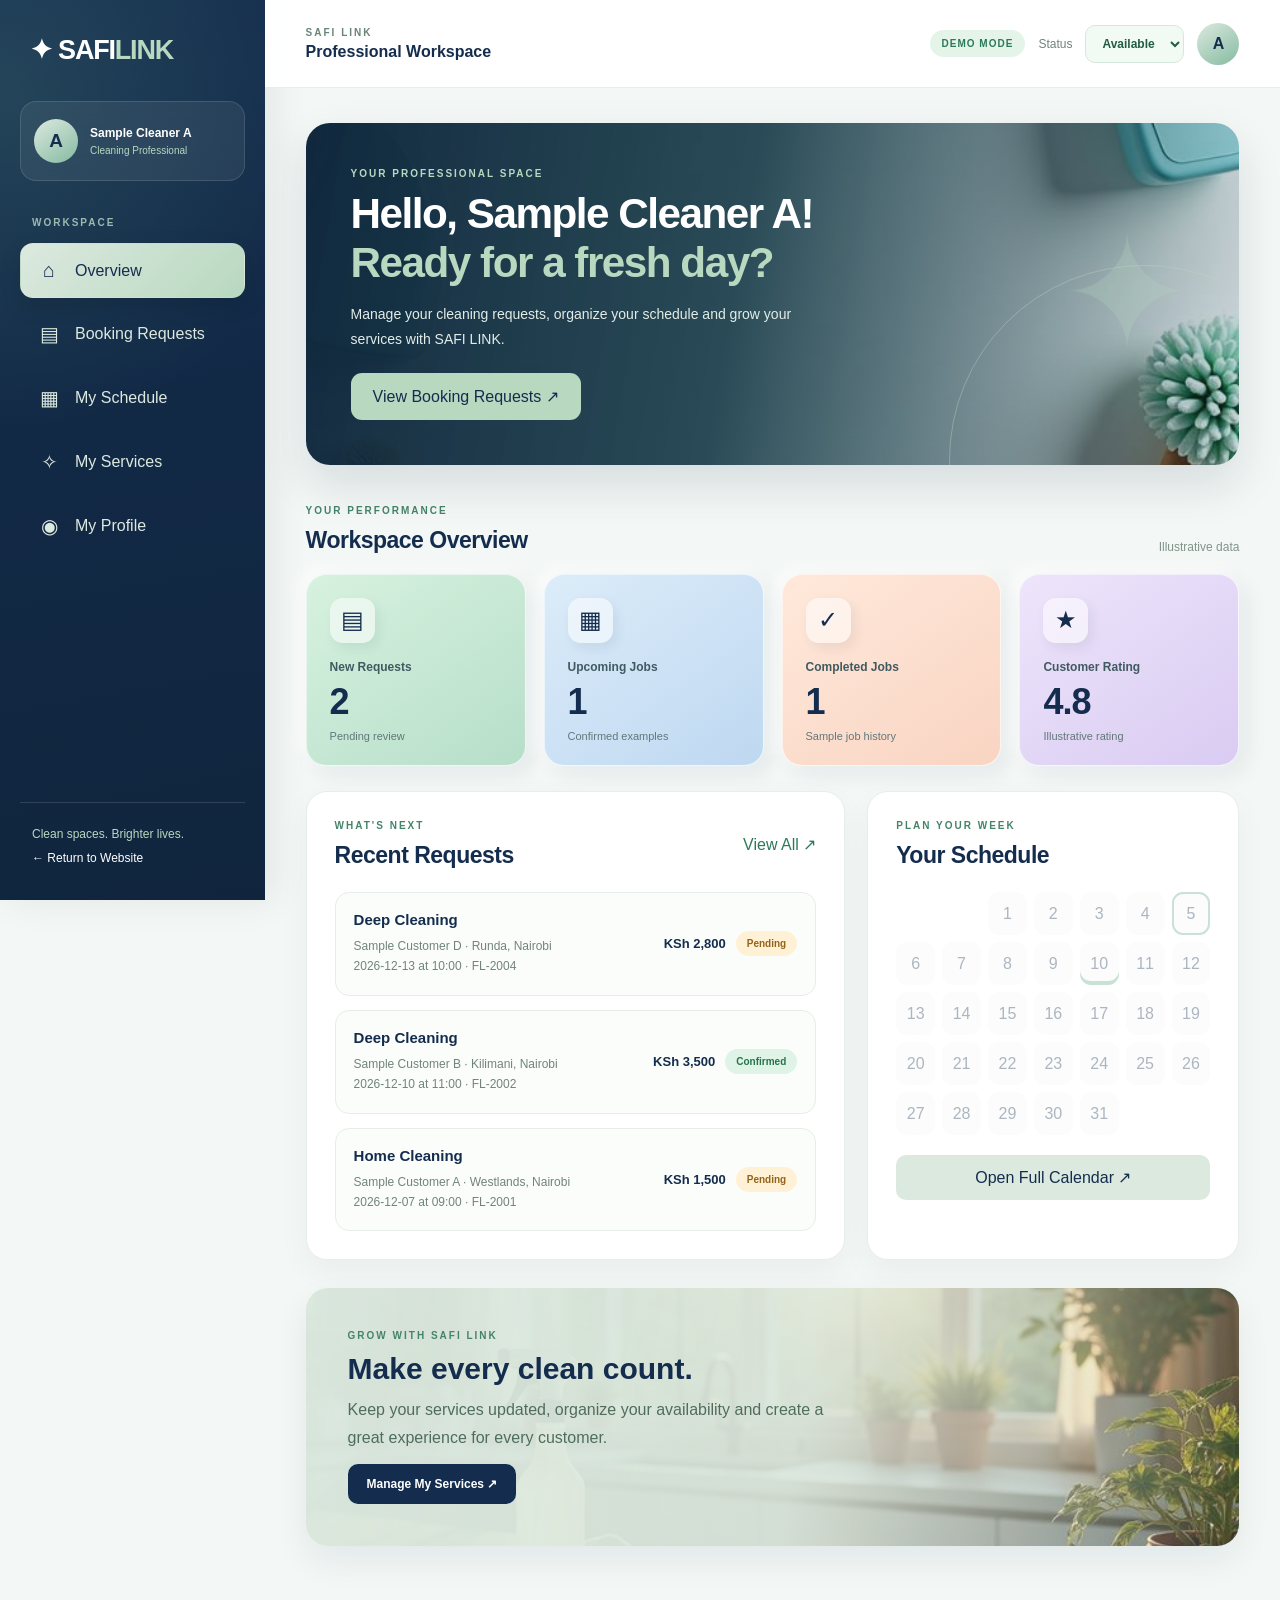
<file: cleaner-dashboard.html>
<!DOCTYPE html>
<html lang="en">

<head>
    <meta charset="UTF-8">

    <meta name="viewport"
          content="width=device-width, initial-scale=1.0">

    <title>Cleaner Dashboard | SAFI LINK</title>

    <link rel="stylesheet" href="assets/css/style.css">
    <link rel="stylesheet"
          href="assets/css/cleaner-dashboard.css">

    <script defer
            src="assets/js/cleaner-dashboard.js"></script>
</head>

<body class="cleaner-dashboard-page">

<div class="cleaner-app">

    <!-- SIDEBAR NAVIGATION -->

    <aside class="cleaner-sidebar" id="cleanerSidebar">

        <a href="index.html" class="cleaner-logo">
            ✦ SAFI<span>LINK</span>
        </a>

        <div class="sidebar-profile">
            <div class="sidebar-avatar">A</div>

            <div>
                <strong>Sample Cleaner A</strong>
                <small>Cleaning Professional</small>
            </div>
        </div>

        <p class="sidebar-caption">WORKSPACE</p>

        <nav class="cleaner-navigation"
             aria-label="Cleaner dashboard">

            <button class="cleaner-nav-link active"
                    data-page="overview">
                <span>⌂</span>
                Overview
            </button>

            <button class="cleaner-nav-link"
                    data-page="requests">
                <span>▤</span>
                Booking Requests
            </button>

            <button class="cleaner-nav-link"
                    data-page="schedule">
                <span>▦</span>
                My Schedule
            </button>

            <button class="cleaner-nav-link"
                    data-page="services">
                <span>✧</span>
                My Services
            </button>

            <button class="cleaner-nav-link"
                    data-page="profile">
                <span>◉</span>
                My Profile
            </button>

        </nav>

        <div class="cleaner-sidebar-bottom">
            <p>Clean spaces. Brighter lives.</p>

            <a href="index.html">
                ← Return to Website
            </a>
        </div>

    </aside>

    <!-- MAIN DASHBOARD -->

    <div class="cleaner-main">

        <!-- TOP NAVIGATION -->

        <header class="cleaner-topbar">

            <button id="cleanerMenuToggle"
                    class="cleaner-menu-toggle"
                    aria-label="Toggle navigation"
                    aria-controls="cleanerSidebar"
                    aria-expanded="false">
                ☰
            </button>

            <div class="topbar-title">
                <span>SAFI LINK</span>
                <strong>Professional Workspace</strong>
            </div>

            <div class="topbar-actions">

                <span class="cleaner-demo-badge">
                    DEMO MODE
                </span>

                <label for="availabilityStatus"
                       class="availability-label">
                    Status
                </label>

                <select id="availabilityStatus"
                        aria-label="Your availability">
                    <option value="available">
                        Available
                    </option>
                    <option value="busy">
                        Busy
                    </option>
                    <option value="offline">
                        Offline
                    </option>
                </select>

                <div class="topbar-avatar">A</div>

            </div>

        </header>

        <main class="cleaner-content">

            <!-- ========================= -->
            <!-- OVERVIEW PAGE -->
            <!-- ========================= -->

            <section id="page-overview"
                     class="cleaner-page">

                <div class="cleaner-welcome">

                    <div class="welcome-copy">

                        <p class="eyebrow">
                            YOUR PROFESSIONAL SPACE
                        </p>

                        <h1>
                            Hello, Sample Cleaner A!
                            <span>Ready for a fresh day?</span>
                        </h1>

                        <p>
                            Manage your cleaning requests,
                            organize your schedule and grow
                            your services with SAFI LINK.
                        </p>

                        <button class="welcome-button"
                                data-page="requests">
                            View Booking Requests ↗
                        </button>

                    </div>

                    <div class="welcome-art"
                         aria-hidden="true">
                        ✦
                    </div>

                </div>

                <!-- STATISTICS -->

                <div class="cleaner-section-heading">
                    <div>
                        <p class="eyebrow">YOUR PERFORMANCE</p>
                        <h2>Workspace Overview</h2>
                    </div>

                    <span class="demo-text">
                        Illustrative data
                    </span>
                </div>

                <div class="cleaner-stats">

                    <article class="cleaner-stat-card stat-mint">
                        <div class="stat-icon">▤</div>
                        <p>New Requests</p>
                        <strong id="statRequests">0</strong>
                        <small>Pending review</small>
                    </article>

                    <article class="cleaner-stat-card stat-blue">
                        <div class="stat-icon">▦</div>
                        <p>Upcoming Jobs</p>
                        <strong id="statUpcoming">0</strong>
                        <small>Confirmed examples</small>
                    </article>

                    <article class="cleaner-stat-card stat-peach">
                        <div class="stat-icon">✓</div>
                        <p>Completed Jobs</p>
                        <strong id="statCompleted">0</strong>
                        <small>Sample job history</small>
                    </article>

                    <article class="cleaner-stat-card stat-lilac">
                        <div class="stat-icon">★</div>
                        <p>Customer Rating</p>
                        <strong>4.8</strong>
                        <small>Illustrative rating</small>
                    </article>

                </div>

                <!-- OVERVIEW GRID -->

                <div class="cleaner-overview-grid">

                    <section class="cleaner-panel">

                        <div class="panel-heading">
                            <div>
                                <p class="eyebrow">
                                    WHAT'S NEXT
                                </p>
                                <h2>Recent Requests</h2>
                            </div>

                            <button class="panel-link"
                                    data-page="requests">
                                View All ↗
                            </button>
                        </div>

                        <div id="overviewRequests"
                             class="request-list">
                        </div>

                    </section>

                    <section class="cleaner-panel schedule-preview">

                        <div class="panel-heading">
                            <div>
                                <p class="eyebrow">
                                    PLAN YOUR WEEK
                                </p>
                                <h2>Your Schedule</h2>
                            </div>
                        </div>

                        <div id="miniCalendar"
                             class="mini-calendar">
                        </div>

                        <button class="schedule-action"
                                data-page="schedule">
                            Open Full Calendar ↗
                        </button>

                    </section>

                </div>

                <!-- PROMOTIONAL PANEL -->

                <section class="cleaner-growth-banner">

                    <div>
                        <p class="eyebrow">
                            GROW WITH SAFI LINK
                        </p>

                        <h2>
                            Make every clean count.
                        </h2>

                        <p>
                            Keep your services updated,
                            organize your availability and
                            create a great experience
                            for every customer.
                        </p>

                        <button data-page="services">
                            Manage My Services ↗
                        </button>
                    </div>

                </section>

            </section>

            <!-- ========================= -->
            <!-- BOOKING REQUESTS PAGE -->
            <!-- ========================= -->

            <section id="page-requests"
                     class="cleaner-page"
                     hidden>

                <div class="cleaner-page-heading">
                    <p class="eyebrow">
                        YOUR WORK OPPORTUNITIES
                    </p>

                    <h1>Booking Requests</h1>

                    <p>
                        Review demonstration requests
                        and preview booking actions.
                    </p>
                </div>

                <div class="cleaner-toolbar">

                    <label for="requestFilter">
                        Filter Requests
                    </label>

                    <select id="requestFilter">
                        <option value="all">All Requests</option>
                        <option value="pending">Pending</option>
                        <option value="confirmed">Confirmed</option>
                        <option value="completed">Completed</option>
                        <option value="declined">Declined</option>
                    </select>

                </div>

                <div id="allRequests"
                     class="request-list">
                </div>

                <p class="cleaner-disclaimer">
                    Demonstration only. Actions do not
                    submit or update real bookings.
                </p>

            </section>

            <!-- ========================= -->
            <!-- SCHEDULE PAGE -->
            <!-- ========================= -->

            <section id="page-schedule"
                     class="cleaner-page"
                     hidden>

                <div class="cleaner-page-heading">
                    <p class="eyebrow">
                        STAY ORGANIZED
                    </p>

                    <h1>My Schedule</h1>

                    <p>
                        Preview your calendar and mark
                        dates as unavailable.
                    </p>
                </div>

                <div class="schedule-layout">

                    <section class="cleaner-panel">

                        <div class="calendar-header">

                            <button id="prevMonth"
                                    aria-label="Previous month">
                                ←
                            </button>

                            <h2 id="calendarMonth"></h2>

                            <button id="nextMonth"
                                    aria-label="Next month">
                                →
                            </button>

                        </div>

                        <div class="calendar-weekdays"
                             aria-hidden="true">
                            <span>Sun</span>
                            <span>Mon</span>
                            <span>Tue</span>
                            <span>Wed</span>
                            <span>Thu</span>
                            <span>Fri</span>
                            <span>Sat</span>
                        </div>

                        <div id="fullCalendar"
                             class="full-calendar">
                        </div>

                    </section>

                    <aside class="cleaner-panel">

                        <p class="eyebrow">
                            DAILY AVAILABILITY
                        </p>

                        <h2>Selected Date</h2>

                        <p id="selectedDateLabel">
                            Select a date on the calendar.
                        </p>

                        <button id="markUnavailable"
                                class="primary-cleaner-button">
                            Mark Unavailable
                        </button>

                        <button id="markAvailable"
                                class="secondary-cleaner-button">
                            Mark Available
                        </button>

                        <p id="scheduleMessage"
                           role="status"
                           aria-live="polite">
                        </p>

                        <p class="cleaner-disclaimer">
                            Availability changes are
                            temporary frontend previews.
                            The backend will handle
                            scheduling and prevent
                            double bookings.
                        </p>

                    </aside>

                </div>

            </section>

            <!-- ========================= -->
            <!-- MY SERVICES PAGE -->
            <!-- ========================= -->

            <section id="page-services"
                     class="cleaner-page"
                     hidden>

                <div class="cleaner-page-heading">
                    <p class="eyebrow">
                        YOUR EXPERTISE
                    </p>

                    <h1>My Services</h1>

                    <p>
                        Preview and organize the cleaning
                        services you offer.
                    </p>
                </div>

                <div class="services-management-grid">

                    <section class="cleaner-panel">

                        <div class="panel-heading">
                            <h2>Current Services</h2>
                        </div>

                        <div id="myServicesList"
                             class="managed-services">
                        </div>

                    </section>

                    <section class="cleaner-panel">

                        <p class="eyebrow">
                            EXPAND YOUR OFFERINGS
                        </p>

                        <h2>Add a Service</h2>

                        <form id="addServiceForm">

                            <label for="newService">
                                Service Category
                            </label>

                            <select id="newService"
                                    required>
                                <option value="">
                                    Select service
                                </option>
                                <option value="home">
                                    Home Cleaning
                                </option>
                                <option value="office">
                                    Office Cleaning
                                </option>
                                <option value="deep">
                                    Deep Cleaning
                                </option>
                                <option value="vehicle">
                                    Vehicle Cleaning
                                </option>
                                <option value="laundry">
                                    Laundry Services
                                </option>
                                <option value="commercial">
                                    Shop & Restaurant Cleaning
                                </option>
                                <option value="gardening">
                                    Gardening & Outdoor Care
                                </option>
                            </select>

                            <label for="servicePrice">
                                Starting Price (KSh)
                            </label>

                            <input type="number"
                                   id="servicePrice"
                                   min="1"
                                   step="1"
                                   placeholder="e.g. 1500"
                                   required>

                            <button type="submit"
                                    class="primary-cleaner-button">
                                Add Service +
                            </button>

                            <p id="serviceMessage"
                               role="status"
                               aria-live="polite">
                            </p>

                        </form>

                    </section>

                </div>

            </section>

            <!-- ========================= -->
            <!-- PROFESSIONAL PROFILE PAGE -->
            <!-- ========================= -->

            <section id="page-profile"
                     class="cleaner-page"
                     hidden>

                <div class="cleaner-page-heading">
                    <p class="eyebrow">
                        YOUR PROFESSIONAL IDENTITY
                    </p>

                    <h1>My Profile</h1>

                    <p>
                        Preview how your public
                        cleaner profile can be managed.
                    </p>
                </div>

                <section class="cleaner-panel profile-panel">

                    <div class="profile-heading">

                        <div class="profile-avatar">A</div>

                        <div>
                            <h2>Sample Cleaner A</h2>
                            <p>Professional Profile Preview</p>
                        </div>

                    </div>

                    <form id="cleanerProfileForm">

                        <div class="profile-form-grid">

                            <div class="cleaner-form-field">
                                <label for="profileName">
                                    Full Name
                                </label>

                                <input type="text"
                                       id="profileName"
                                       value="Sample Cleaner A"
                                       required>
                            </div>

                            <div class="cleaner-form-field">
                                <label for="profileLocation">
                                    Service Location
                                </label>

                                <input type="text"
                                       id="profileLocation"
                                       value="Nairobi, Westlands"
                                       required>
                            </div>

                        </div>

                        <div class="cleaner-form-field">
                            <label for="profileBio">
                                Professional Bio
                            </label>

                            <textarea id="profileBio"
                                      rows="5"
                                      maxlength="500"
                                      required>An illustrative cleaning professional offering home and deep cleaning services.</textarea>
                        </div>

                        <button type="submit"
                                class="primary-cleaner-button">
                            Preview Profile Changes
                        </button>

                        <p id="profileMessage"
                           role="status"
                           aria-live="polite">
                        </p>

                    </form>

                    <p class="cleaner-disclaimer">
                        Profile changes are not saved
                        to a database.
                    </p>

                </section>

            </section>

        </main>

    </div>

</div>
<script defer src="assets/js/booking-store.js"></script>
<script defer src="assets/js/cleaner-dashboard.js"></script>
</body>
</html>
</file>
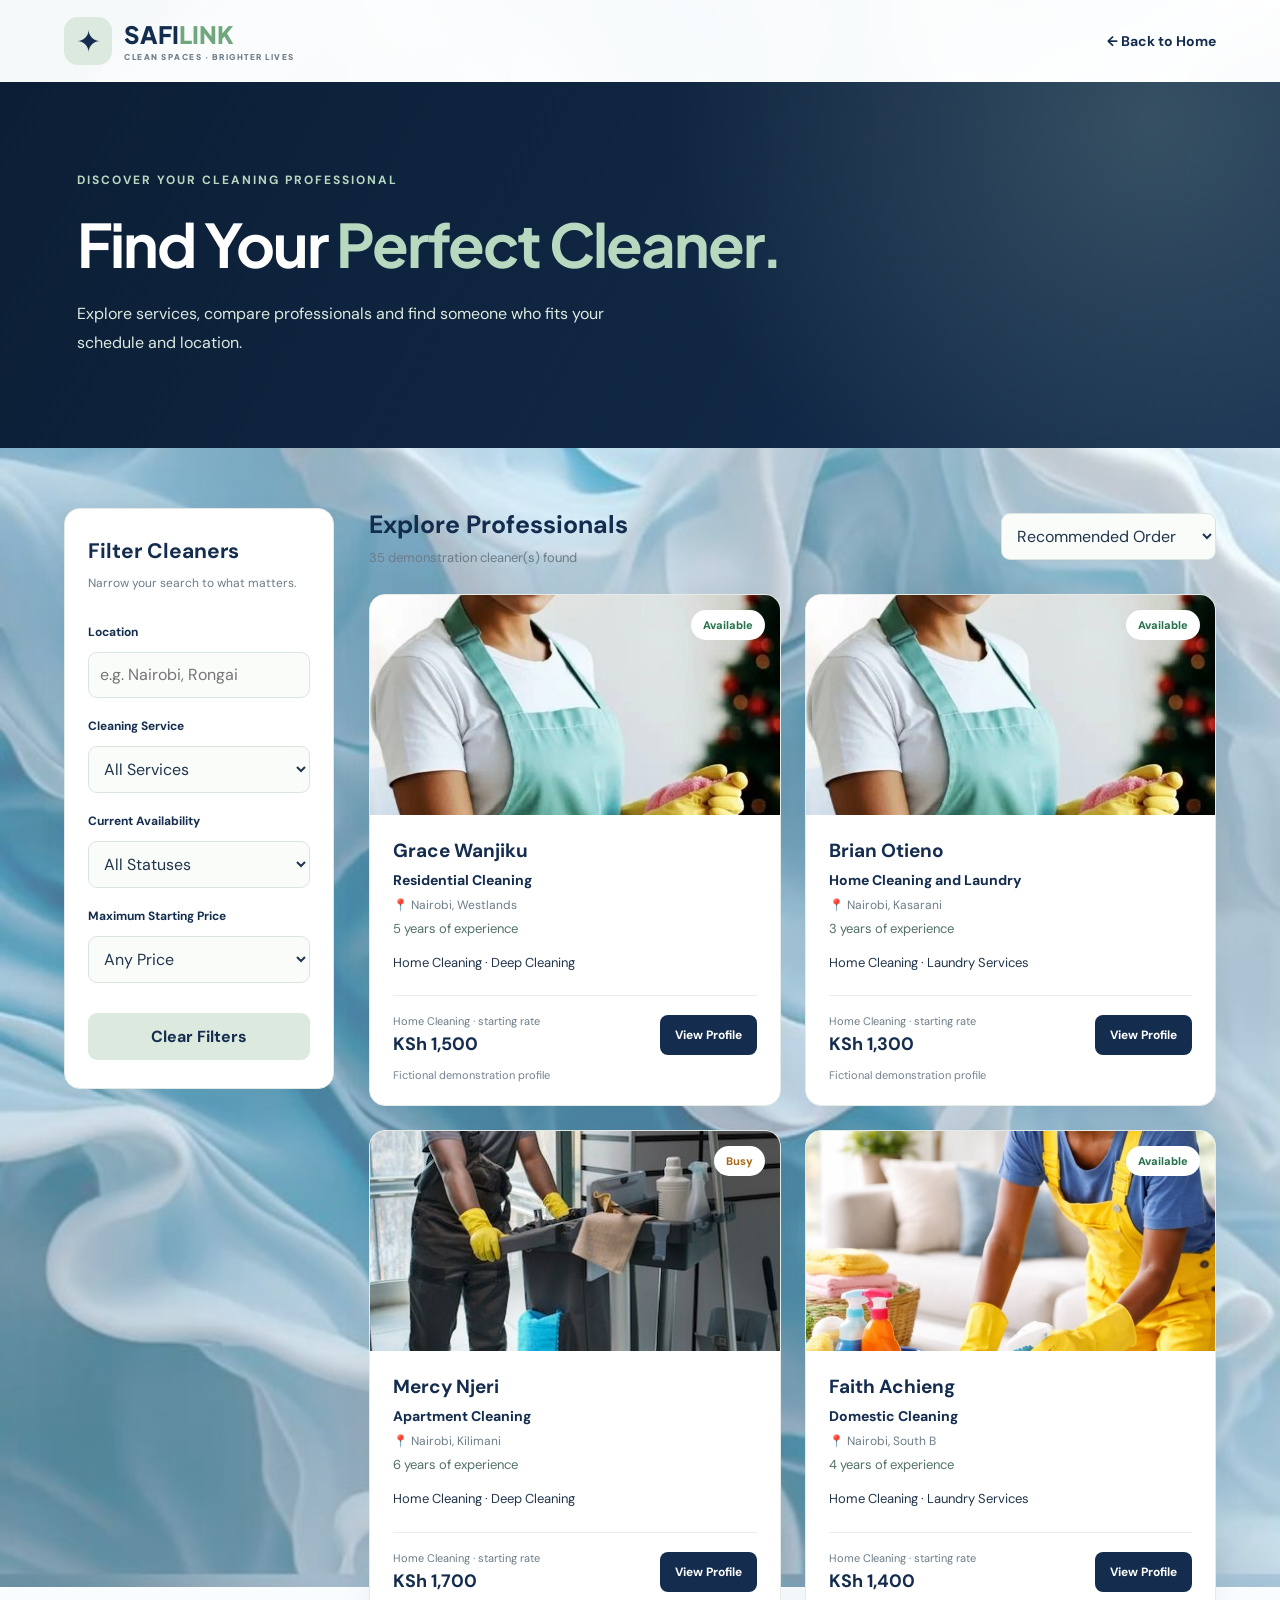
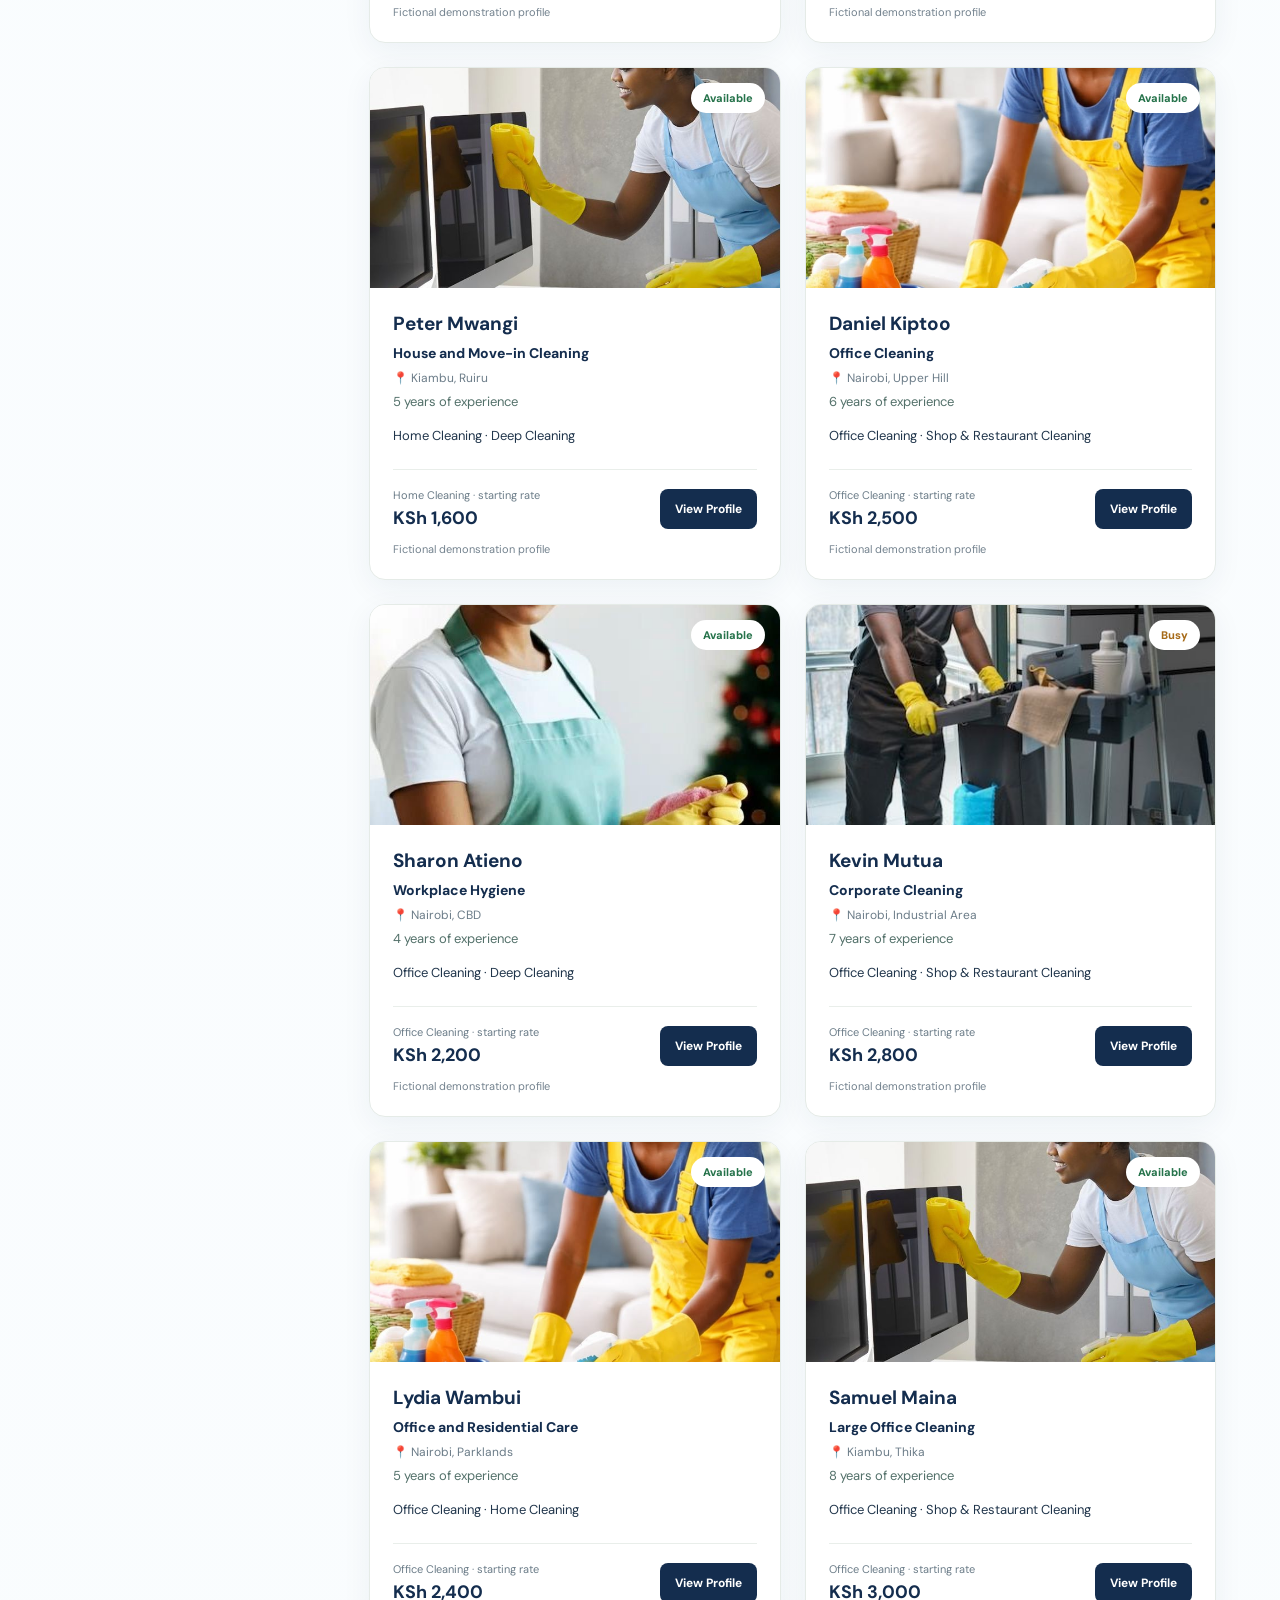
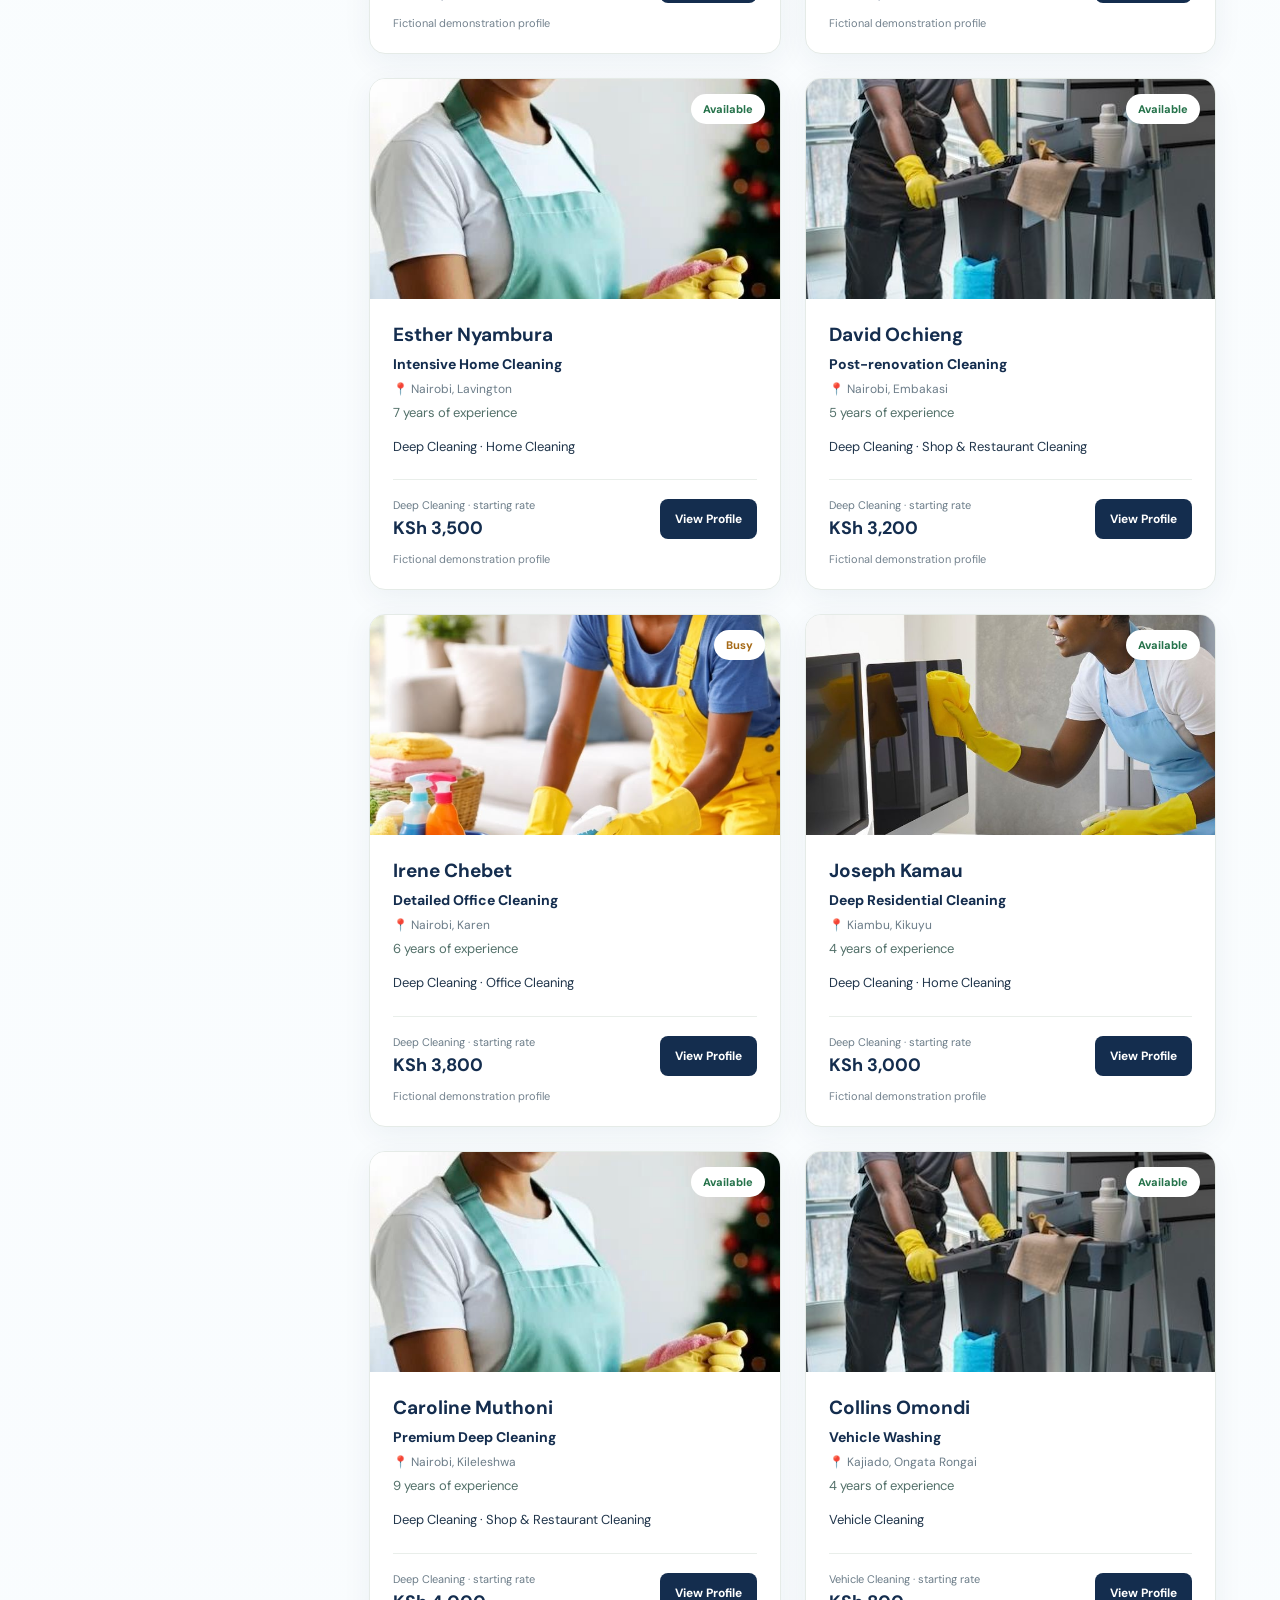
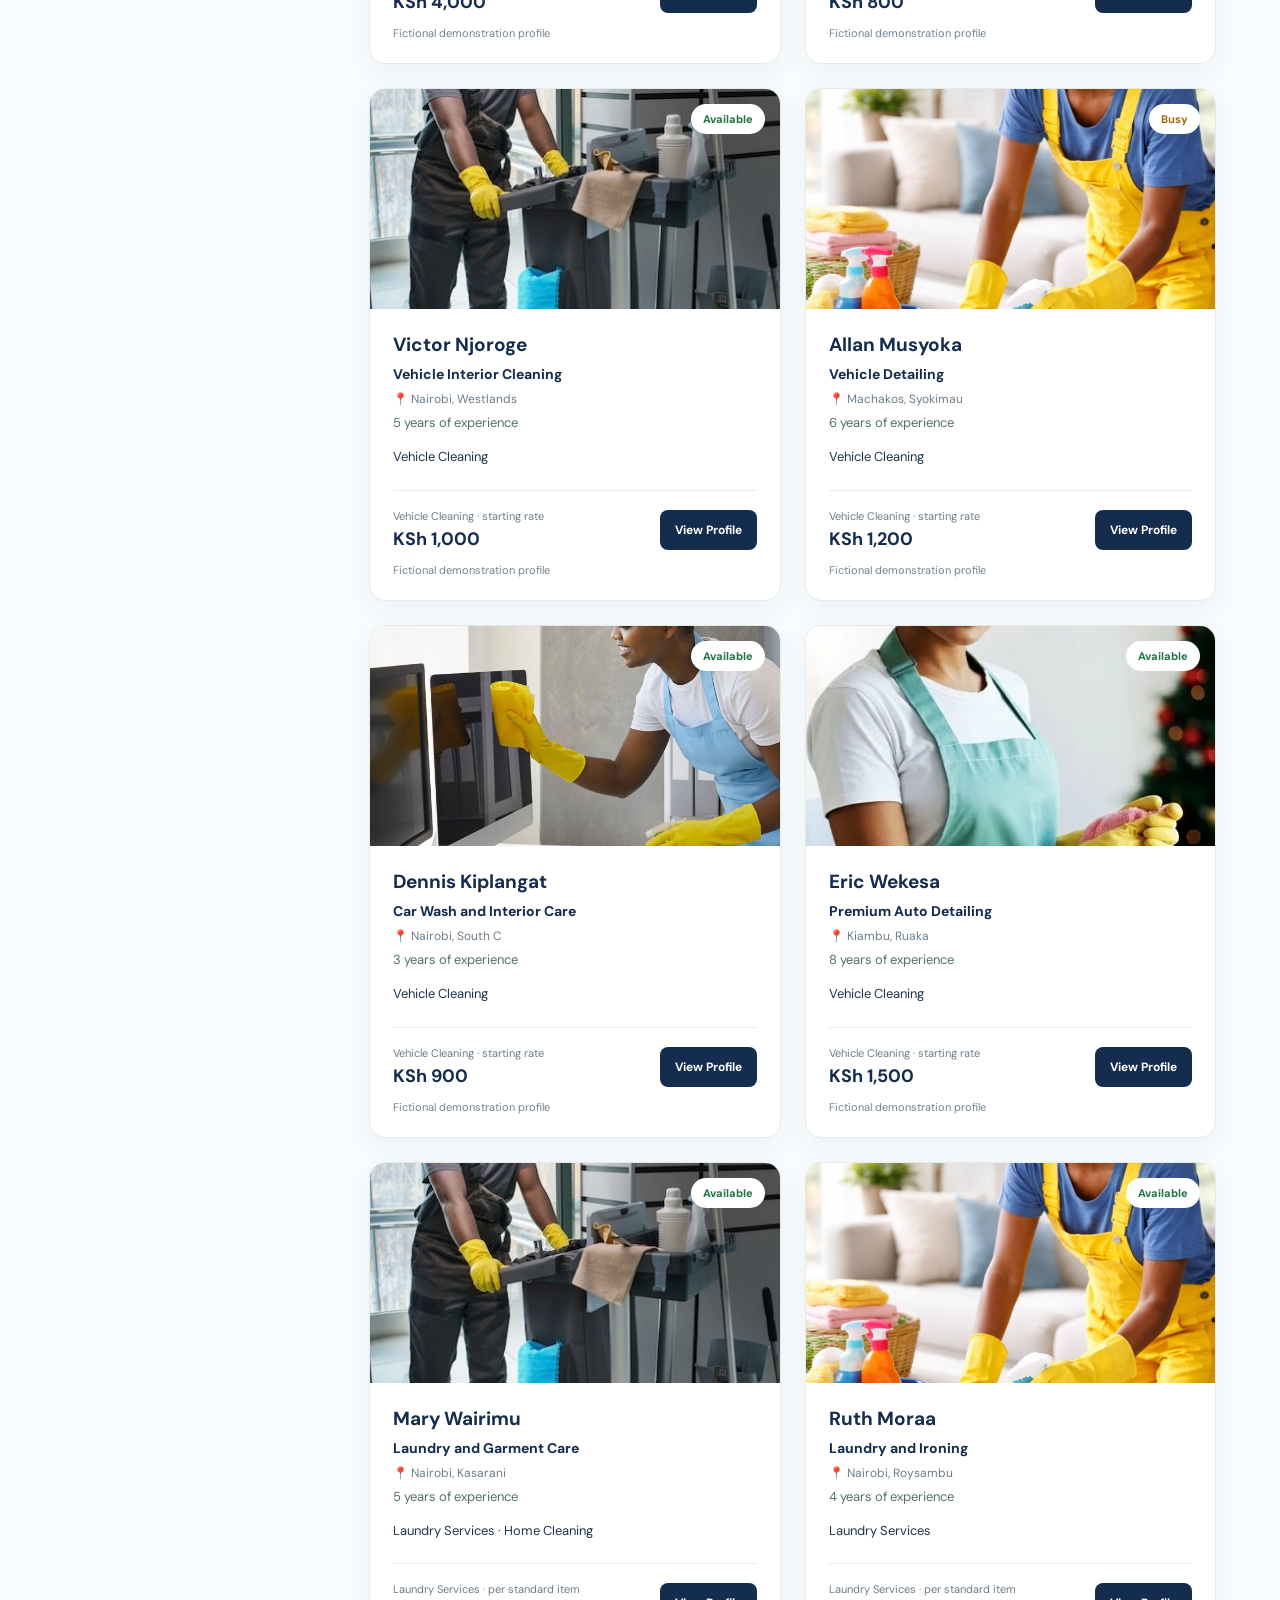
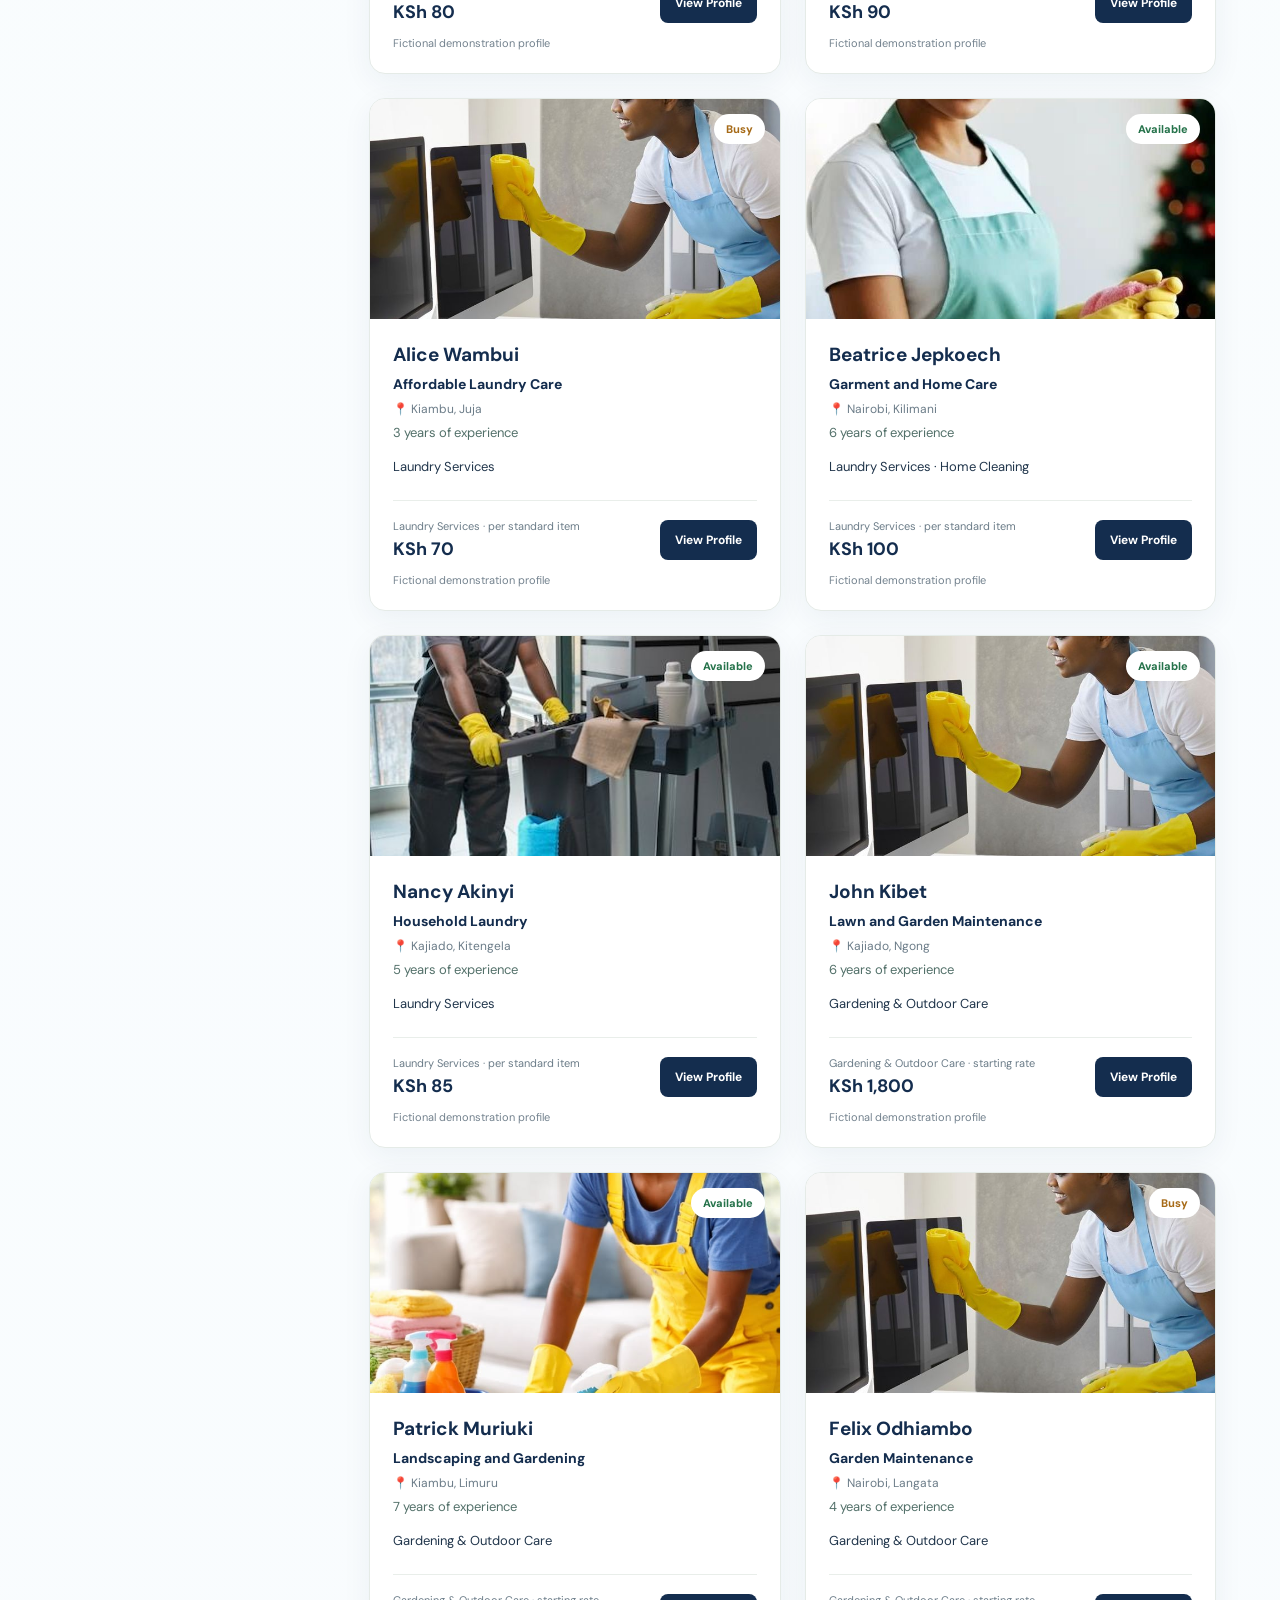
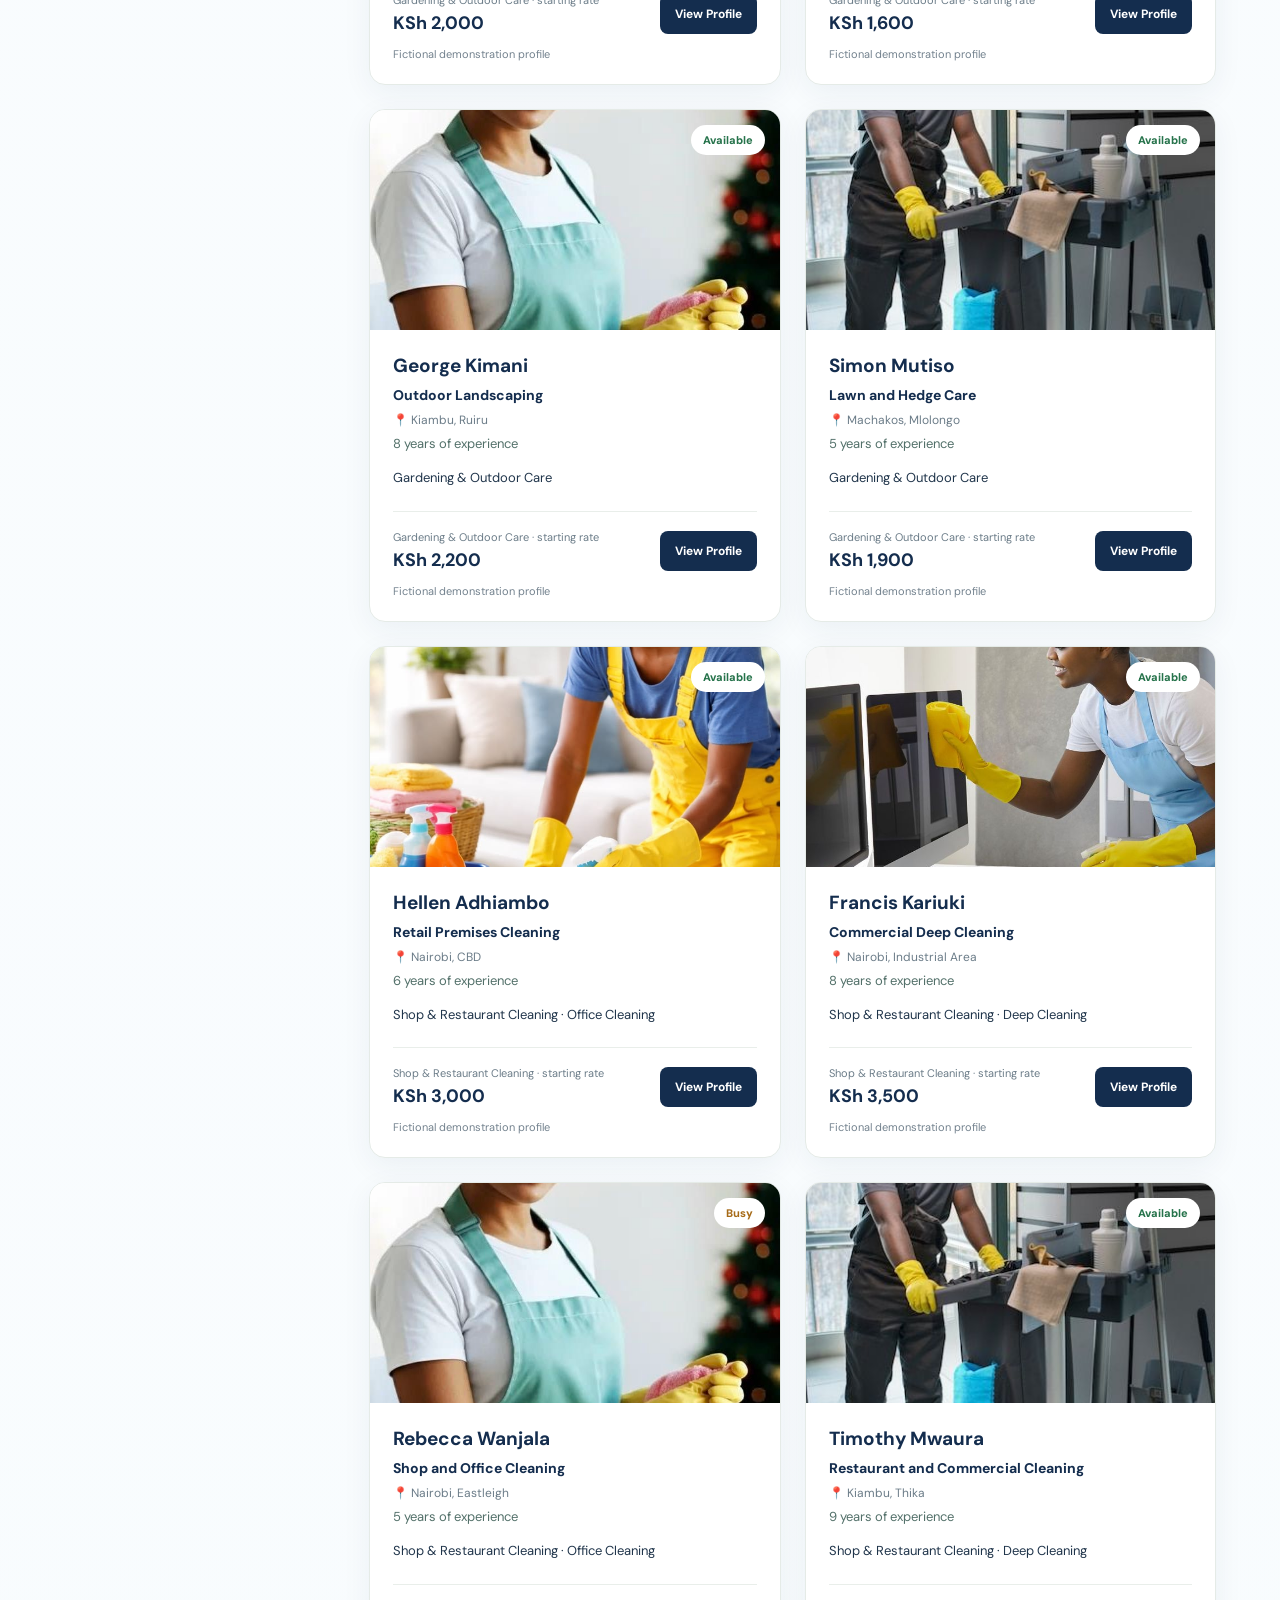
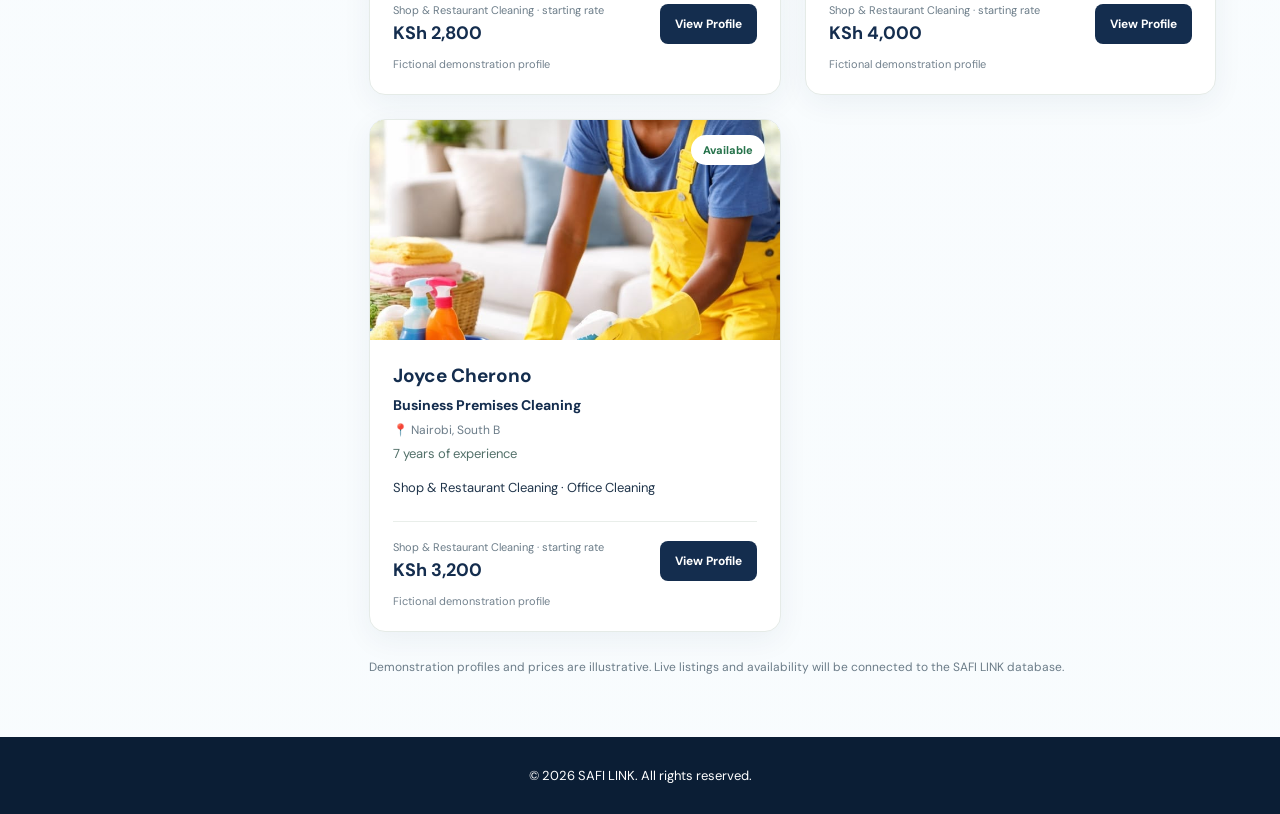
<file: cleaner-profile.html>
<!DOCTYPE html>
<html lang="en">

<head>
    <meta charset="UTF-8">

    <meta name="viewport"
          content="width=device-width, initial-scale=1.0">

    <meta name="description"
          content="Explore cleaning professionals, services and pricing on SAFI LINK.">

    <title>Cleaner Profile | SAFI LINK</title>

    <link rel="stylesheet"
          href="assets/css/style.css">

    <link rel="stylesheet"
          href="assets/css/cleaner-profile.css">

    <script defer
            src="assets/js/cleaner-data.js"></script>

    <script defer
            src="assets/js/cleaner-profile.js"></script>
</head>

<body>

    <!-- =====================================
         NAVIGATION
         ===================================== -->

    <header class="site-header">

        <nav class="navbar">

            <a href="index.html" class="logo">

                <span class="logo-symbol">✦</span>

                <span class="logo-text">
                    SAFI<span>LINK</span>
                    <small>
                        CLEAN SPACES · BRIGHTER LIVES
                    </small>
                </span>

            </a>

            <a href="find-cleaner.html"
               class="back-link">
                ← Find Cleaners
            </a>

        </nav>

    </header>

    <main>

        <!-- =====================================
             PROFILE BANNER
             ===================================== -->

        <section class="profile-banner">

            <div class="profile-banner-inner">

                <p>SAFI LINK / CLEANER PROFILE</p>

                <h1>
                    Meet Your Cleaning Professional
                </h1>

                <span>
                    Explore services, pricing and
                    find the right professional
                    for your space.
                </span>

            </div>

        </section>

        <!-- =====================================
             PROFILE LAYOUT
             ===================================== -->

        <div class="profile-layout"
             id="profileLayout"
             hidden>

            <!-- PROFILE INFORMATION -->

            <div class="profile-main">

                <article class="profile-overview">

                    <img id="cleanerImage"
                         src=""
                         alt="Cleaning professional">

                    <div class="profile-overview-content">

                        <p class="profile-eyebrow">
                            CLEANING PROFESSIONAL
                        </p>

                        <h2 id="cleanerName"></h2>

                        <p id="cleanerLocation"></p>

                        <span id="cleanerStatus"
                              class="profile-status">
                        </span>

                        <p id="cleanerBio"
                           class="cleaner-bio">
                        </p>

                    </div>

                </article>

                <!-- SERVICES -->

                <section class="profile-section">

                    <p class="profile-eyebrow">
                        WHAT I OFFER
                    </p>

                    <h2>Cleaning Services</h2>

                    <div id="serviceList"
                         class="profile-service-list">
                    </div>

                </section>

                <!-- PRICING -->

                <section class="profile-section">

                    <p class="profile-eyebrow">
                        SERVICE INFORMATION
                    </p>

                    <h2>Pricing</h2>

                    <div class="pricing-summary">

                        <span>
                            Illustrative starting price
                        </span>

                        <strong id="profilePrice"></strong>

                    </div>

                    <p class="pricing-note">
                        Final pricing will depend on the
                        selected service and job requirements
                        once real provider pricing is
                        integrated.
                    </p>

                </section>

            </div>

            <!-- =================================
                 SIMPLIFIED BOOKING PANEL
                 ================================= -->

            <aside class="booking-panel">

                <div class="booking-header">

                    <p>READY TO GET STARTED?</p>

                    <h2>Book This Cleaner</h2>

                    <span>
                        Choose your cleaning service,
                        then continue to schedule your visit.
                    </span>

                </div>

                <form id="bookingForm">

                    <label for="bookingService">
                        Select Cleaning Service
                    </label>

                    <select id="bookingService"
                            required>
                        <!-- JavaScript inserts services -->
                    </select>

                    <div class="booking-price">

                        <span>
                            Illustrative starting price
                        </span>

                        <strong id="bookingPrice"></strong>

                    </div>

                    <button type="submit"
                            class="booking-submit">

                        Continue to Booking ↗

                    </button>

                    <p class="booking-helper-text">
                        You'll choose your preferred date,
                        time, service location and any
                        special instructions on the next page.
                    </p>

                </form>

            </aside>

        </div>

        <!-- =====================================
             ERROR MESSAGE
             ===================================== -->

        <section id="profileError"
                 class="profile-error"
                 hidden>

            <h2>Cleaner not found</h2>

            <p>
                This cleaning professional's profile
                could not be located.
            </p>

            <a href="find-cleaner.html">
                Return to cleaner search
            </a>

        </section>

    </main>

    <footer>
        <p>
            © 2026 SAFI LINK. All rights reserved.
        </p>
    </footer>

</body>
</html>
</file>
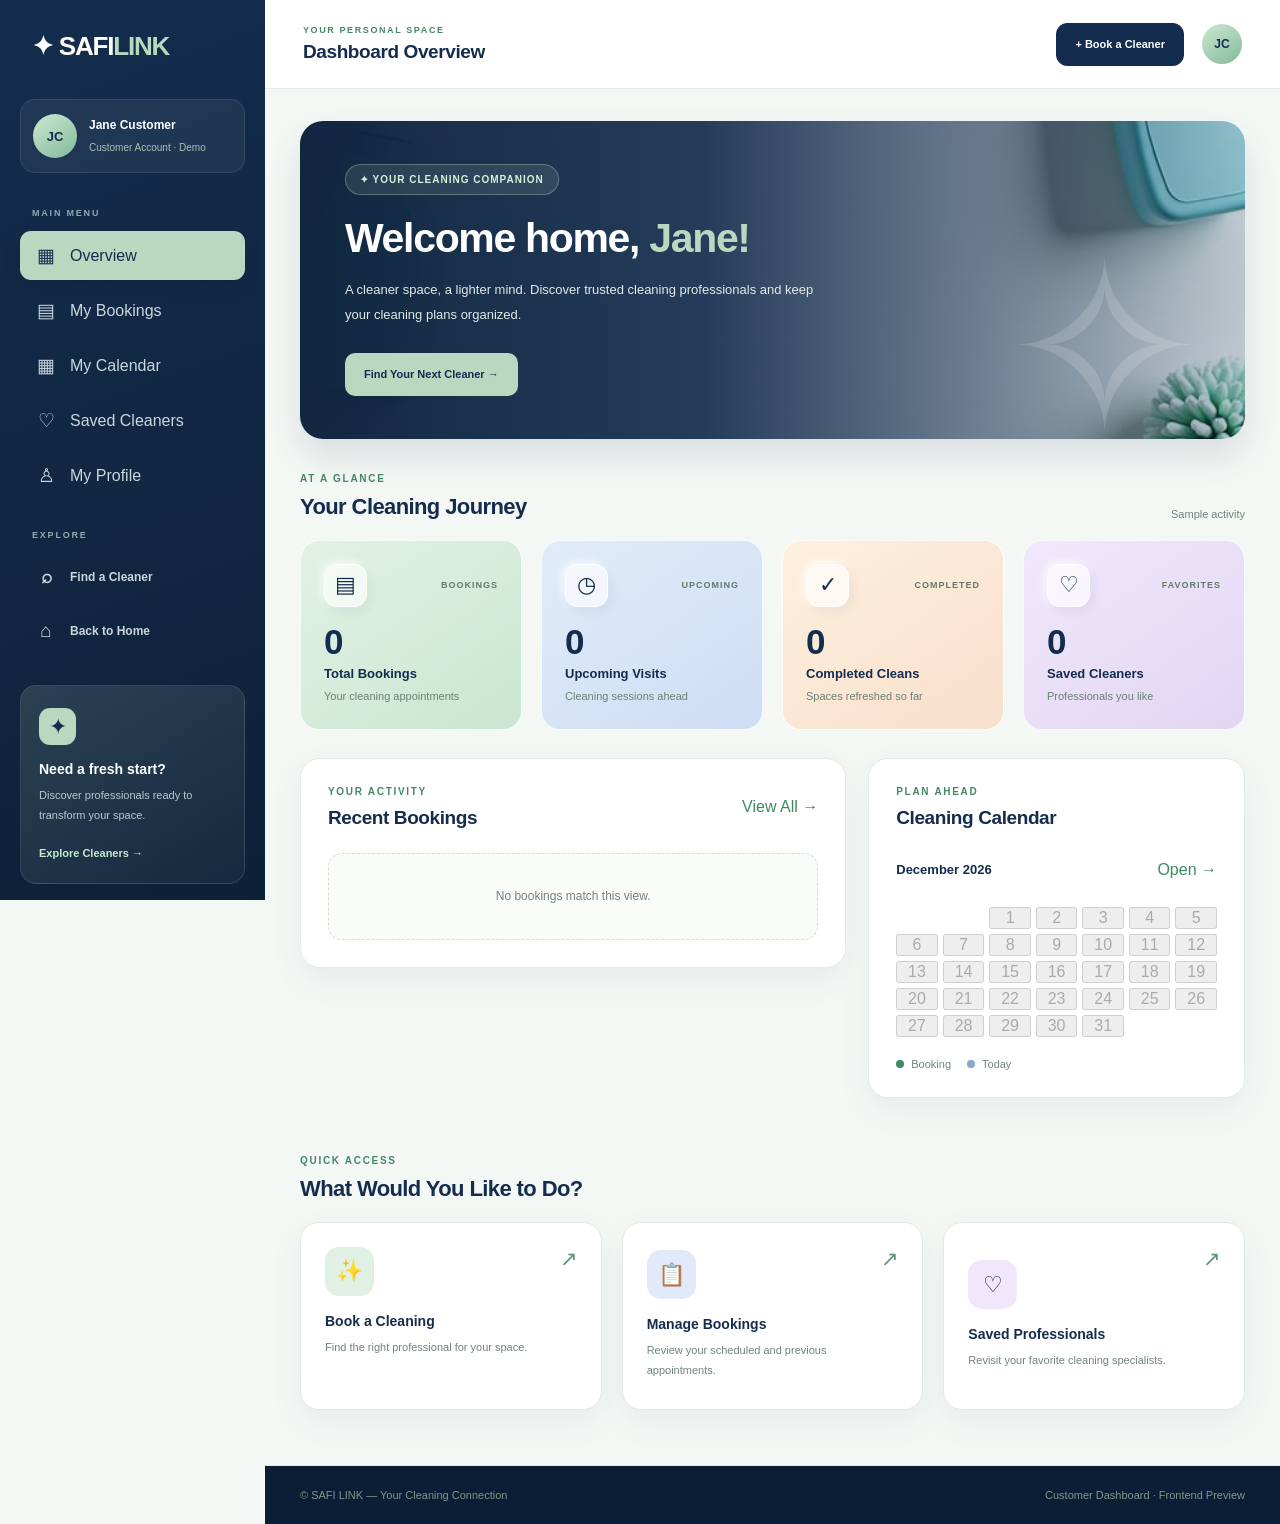
<file: customer-dashboard.html>
<!DOCTYPE html>
<html lang="en">

<head>
    <meta charset="UTF-8">

    <meta name="viewport"
          content="width=device-width, initial-scale=1.0">

    <meta name="description"
          content="Manage your cleaning bookings and discover professionals with SAFI LINK.">

    <title>Customer Dashboard | SAFI LINK</title>

    <link rel="stylesheet" href="assets/css/style.css">

    <link rel="stylesheet"
          href="assets/css/customer-dashboard.css">

    <script defer src="assets/js/cleaner-data.js"></script>
    <script defer src="assets/js/booking-store.js"></script>

    <script defer
            src="assets/js/customer-dashboard.js"></script>
</head>

<body class="customer-dashboard-page">

    <div class="customer-dashboard-layout">

        <!-- =====================================
             LEFT SIDEBAR
             ===================================== -->

        <aside class="customer-sidebar"
               id="customerSidebar">

            <a href="index.html"
               class="customer-sidebar-logo">
                ✦ SAFI<span>LINK</span>
            </a>

            <div class="customer-sidebar-profile">

                <div class="customer-sidebar-avatar">
                    JC
                </div>

                <div>
                    <strong id="sidebarCustomerName">
                        Jane Customer
                    </strong>

                    <small>Customer Account · Demo</small>
                </div>

            </div>

            <p class="customer-sidebar-label">
                MAIN MENU
            </p>

            <nav class="customer-sidebar-nav"
                 aria-label="Customer dashboard">

                <button type="button"
                        class="customer-nav-link active"
                        data-page="overview">
                    <span>▦</span>
                    Overview
                </button>

                <button type="button"
                        class="customer-nav-link"
                        data-page="bookings">
                    <span>▤</span>
                    My Bookings
                </button>

                <button type="button"
                        class="customer-nav-link"
                        data-page="calendar">
                    <span>▦</span>
                    My Calendar
                </button>

                <button type="button"
                        class="customer-nav-link"
                        data-page="saved">
                    <span>♡</span>
                    Saved Cleaners
                </button>

                <button type="button"
                        class="customer-nav-link"
                        data-page="profile">
                    <span>♙</span>
                    My Profile
                </button>

            </nav>

            <p class="customer-sidebar-label">
                EXPLORE
            </p>

            <nav class="customer-sidebar-nav"
                 aria-label="Explore SAFI LINK">

                <a href="find-cleaner.html"
                   class="customer-nav-link">
                    <span>⌕</span>
                    Find a Cleaner
                </a>

                <a href="index.html"
                   class="customer-nav-link">
                    <span>⌂</span>
                    Back to Home
                </a>

            </nav>

            <div class="customer-sidebar-bottom">

                <div class="customer-sidebar-support">

                    <span class="support-symbol">✦</span>

                    <h3>Need a fresh start?</h3>

                    <p>
                        Discover professionals ready
                        to transform your space.
                    </p>

                    <a href="find-cleaner.html">
                        Explore Cleaners →
                    </a>

                </div>

                <a href="login.html"
                   class="customer-sidebar-logout">
                    ↪ Exit Dashboard
                </a>

            </div>

        </aside>

        <!-- =====================================
             MAIN DASHBOARD
             ===================================== -->

        <div class="customer-main-shell">

            <!-- TOP BAR -->

            <header class="customer-topbar">

                <div class="customer-topbar-left">

                    <button type="button"
                            id="customerMenuToggle"
                            class="customer-menu-toggle"
                            aria-label="Toggle navigation"
                            aria-expanded="false"
                            aria-controls="customerSidebar">
                        ☰
                    </button>

                    <div>
                        <span class="customer-topbar-caption">
                            YOUR PERSONAL SPACE
                        </span>

                        <h2 id="customerPageTitle">
                            Dashboard Overview
                        </h2>
                    </div>

                </div>

                
<div class="customer-topbar-right">

    <a href="find-cleaner.html"
       class="customer-topbar-book">
        + Book a Cleaner
    </a>

    <div class="customer-topbar-avatar">
        JC
    </div>

</div>


            </header>

            <main class="customer-content">

                <!-- =================================
                     PAGE 1 — OVERVIEW
                     ================================= -->

                <section class="customer-page"
                         id="customerPage-overview">

                    <!-- WELCOME BANNER -->

                    <div class="customer-welcome">

                        <div class="customer-welcome-content">

                            <span class="customer-welcome-tag">
                                ✦ YOUR CLEANING COMPANION
                            </span>

                            <h1>
                                Welcome home,
                                <span id="welcomeCustomerName">
                                    Jane!
                                </span>
                            </h1>

                            <p>
                                A cleaner space, a lighter mind.
                                Discover trusted cleaning
                                professionals and keep your
                                cleaning plans organized.
                            </p>

                            <a href="find-cleaner.html"
                               class="customer-welcome-button">
                                Find Your Next Cleaner →
                            </a>

                        </div>

                        <div class="customer-welcome-decoration"
                             aria-hidden="true">
                            ✧
                        </div>

                    </div>

                    <!-- STATISTICS -->

                    <div class="customer-section-title">

                        <div>
                            <p class="customer-eyebrow">
                                AT A GLANCE
                            </p>

                            <h2>Your Cleaning Journey</h2>
                        </div>

                        <span class="customer-section-caption">
                            Sample activity
                        </span>

                    </div>

                    <div class="customer-stats-grid">

                        <article class="customer-stat-card mint">

                            <div class="customer-stat-top">
                                <span class="customer-stat-icon">
                                    ▤
                                </span>

                                <span class="customer-stat-trend">
                                    BOOKINGS
                                </span>
                            </div>

                            <strong id="customerStatTotal">
                                0
                            </strong>

                            <h3>Total Bookings</h3>

                            <p>
                                Your cleaning appointments
                            </p>

                        </article>

                        <article class="customer-stat-card blue">

                            <div class="customer-stat-top">
                                <span class="customer-stat-icon">
                                    ◷
                                </span>

                                <span class="customer-stat-trend">
                                    UPCOMING
                                </span>
                            </div>

                            <strong id="customerStatUpcoming">
                                0
                            </strong>

                            <h3>Upcoming Visits</h3>

                            <p>
                                Cleaning sessions ahead
                            </p>

                        </article>

                        <article class="customer-stat-card peach">

                            <div class="customer-stat-top">
                                <span class="customer-stat-icon">
                                    ✓
                                </span>

                                <span class="customer-stat-trend">
                                    COMPLETED
                                </span>
                            </div>

                            <strong id="customerStatCompleted">
                                0
                            </strong>

                            <h3>Completed Cleans</h3>

                            <p>
                                Spaces refreshed so far
                            </p>

                        </article>

                        <article class="customer-stat-card lavender">

                            <div class="customer-stat-top">
                                <span class="customer-stat-icon">
                                    ♡
                                </span>

                                <span class="customer-stat-trend">
                                    FAVORITES
                                </span>
                            </div>

                            <strong id="customerStatSaved">
                                0
                            </strong>

                            <h3>Saved Cleaners</h3>

                            <p>
                                Professionals you like
                            </p>

                        </article>

                    </div>

                    <!-- RECENT BOOKINGS + CALENDAR -->

                    <div class="customer-overview-grid">

                        <section class="customer-panel">

                            <div class="customer-panel-heading">

                                <div>
                                    <p class="customer-eyebrow">
                                        YOUR ACTIVITY
                                    </p>

                                    <h2>Recent Bookings</h2>
                                </div>

                                <button type="button"
                                        class="customer-text-button"
                                        data-page="bookings">
                                    View All →
                                </button>

                            </div>

                            <div id="customerRecentBookings"
                                 class="customer-bookings-list">
                                <!-- JavaScript renders bookings -->
                            </div>

                        </section>

                        <section class="customer-panel">

                            <div class="customer-panel-heading">

                                <div>
                                    <p class="customer-eyebrow">
                                        PLAN AHEAD
                                    </p>

                                    <h2>Cleaning Calendar</h2>
                                </div>

                            </div>

                            <div class="customer-mini-calendar-header">

                                <strong id="customerMiniMonth">
                                    Month Year
                                </strong>

                                <button type="button"
                                        class="customer-text-button"
                                        data-page="calendar">
                                    Open →
                                </button>

                            </div>

                            <div id="customerMiniCalendar"
                                 class="customer-mini-calendar">
                                <!-- JavaScript renders calendar -->
                            </div>

                            <div class="customer-calendar-legend">

                                <span>
                                    <i class="calendar-dot booking-dot"></i>
                                    Booking
                                </span>

                                <span>
                                    <i class="calendar-dot today-dot"></i>
                                    Today
                                </span>

                            </div>

                        </section>

                    </div>

                    <!-- QUICK ACTIONS -->

                    <div class="customer-section-title">

                        <div>
                            <p class="customer-eyebrow">
                                QUICK ACCESS
                            </p>

                            <h2>What Would You Like to Do?</h2>
                        </div>

                    </div>

                    <div class="customer-quick-grid">

                        <a href="find-cleaner.html"
                           class="customer-quick-card">

                            <span class="customer-quick-icon">
                                ✨
                            </span>

                            <h3>Book a Cleaning</h3>

                            <p>
                                Find the right professional
                                for your space.
                            </p>

                            <span class="customer-quick-arrow">
                                ↗
                            </span>

                        </a>

                        <button type="button"
                                class="customer-quick-card"
                                data-page="bookings">

                            <span class="customer-quick-icon">
                                📋
                            </span>

                            <h3>Manage Bookings</h3>

                            <p>
                                Review your scheduled and
                                previous appointments.
                            </p>

                            <span class="customer-quick-arrow">
                                ↗
                            </span>

                        </button>

                        <button type="button"
                                class="customer-quick-card"
                                data-page="saved">

                            <span class="customer-quick-icon">
                                ♡
                            </span>

                            <h3>Saved Professionals</h3>

                            <p>
                                Revisit your favorite
                                cleaning specialists.
                            </p>

                            <span class="customer-quick-arrow">
                                ↗
                            </span>

                        </button>

                    </div>

                </section>

                <!-- =================================
                     PAGE 2 — MY BOOKINGS
                     ================================= -->

                <section class="customer-page"
                         id="customerPage-bookings"
                         hidden>

                    <div class="customer-page-intro">

                        <p class="customer-eyebrow">
                            BOOKING MANAGEMENT
                        </p>

                        <h1>My Cleaning Bookings</h1>

                        <p>
                            Keep track of your sample
                            cleaning appointments in
                            one organized place.
                        </p>

                    </div>

                    <div class="customer-panel">

                        <div class="customer-panel-heading">

                            <div>
                                <h2>Booking History</h2>

                                <p>
                                    Filter appointments by status.
                                </p>
                            </div>

                            <select id="customerBookingFilter"
                                    class="customer-filter-select"
                                    aria-label="Filter bookings">

                                <option value="all">
                                    All Bookings
                                </option>

                                
                                 <option value="preview">
                                   Saved Previews
                                 </option>


                                <option value="pending">
                                    Pending
                                </option>

                                <option value="confirmed">
                                    Confirmed
                                </option>

                                <option value="completed">
                                    Completed
                                </option>

                                <option value="cancelled">
                                    Cancelled
                                </option>

                                <option value="declined">
                                     Declined
                                </option>

                            </select>

                        </div>

                        <div id="customerAllBookings"
                             class="customer-bookings-list">
                            <!-- JavaScript renders bookings -->
                        </div>

                    </div>

                </section>

                <!-- =================================
                     PAGE 3 — CALENDAR
                     ================================= -->

                <section class="customer-page"
                         id="customerPage-calendar"
                         hidden>

                    <div class="customer-page-intro">

                        <p class="customer-eyebrow">
                            YOUR SCHEDULE
                        </p>

                        <h1>Cleaning Calendar</h1>

                        <p>
                            See your upcoming sample
                            cleaning appointments.
                        </p>

                    </div>

                    <div class="customer-panel">

                        <div class="customer-calendar-heading">

                            <h2 id="customerCalendarMonth">
                                Month Year
                            </h2>

                            <div class="customer-calendar-controls">

                                <button type="button"
                                        id="customerPrevMonth"
                                        aria-label="Previous month">
                                    ←
                                </button>

                                <button type="button"
                                        id="customerNextMonth"
                                        aria-label="Next month">
                                    →
                                </button>

                            </div>

                        </div>

                        <div class="customer-calendar-weekdays">

                            <span>Sun</span>
                            <span>Mon</span>
                            <span>Tue</span>
                            <span>Wed</span>
                            <span>Thu</span>
                            <span>Fri</span>
                            <span>Sat</span>

                        </div>

                        <div id="customerFullCalendar"
                             class="customer-full-calendar">
                            <!-- JavaScript renders dates -->
                        </div>

                        <div class="customer-calendar-legend">

                            <span>
                                <i class="calendar-dot booking-dot"></i>
                                Booking
                            </span>

                            <span>
                                <i class="calendar-dot today-dot"></i>
                                Today
                            </span>

                        </div>

                    </div>

                    <div class="customer-panel">

                        <div class="customer-panel-heading">
                            <h2>Appointments on Selected Date</h2>
                        </div>

                        <p id="customerSelectedDateLabel"
                           class="customer-selected-date">
                            Select a date
                        </p>

                        <div id="customerDateBookings">
                            <!-- JavaScript renders appointments -->
                        </div>

                    </div>

                </section>

                <!-- =================================
                     PAGE 4 — SAVED CLEANERS
                     ================================= -->

                <section class="customer-page"
                         id="customerPage-saved"
                         hidden>

                    <div class="customer-page-intro">

                        <p class="customer-eyebrow">
                            YOUR FAVORITES
                        </p>

                        <h1>Saved Cleaning Professionals</h1>

                        <p>
                            Keep your preferred cleaning
                            professionals close for your
                            next appointment.
                        </p>

                    </div>

                    <div id="customerSavedCleaners"
                         class="customer-saved-grid">
                        <!-- JavaScript renders saved cleaners -->
                    </div>

                    <div class="customer-panel customer-explore-panel">

                        <h2>
                            Looking for someone new?
                        </h2>

                        <p>
                            Explore cleaning professionals
                            across different services
                            and locations.
                        </p>

                        <a href="find-cleaner.html"
                           class="customer-primary-button">
                            Browse Cleaners →
                        </a>

                    </div>

                </section>

                <!-- =================================
                     PAGE 5 — MY PROFILE
                     ================================= -->

                <section class="customer-page"
                         id="customerPage-profile"
                         hidden>

                    <div class="customer-page-intro">

                        <p class="customer-eyebrow">
                            PERSONAL DETAILS
                        </p>

                        <h1>My Customer Profile</h1>

                        <p>
                            Preview and update your
                            customer information.
                        </p>

                    </div>

                    <div class="customer-panel">

                        <div class="customer-profile-heading">

                            <div class="customer-profile-avatar">
                                JC
                            </div>

                            <div>
                                <h2 id="customerProfileHeading">
                                    Jane Customer
                                </h2>

                                <p>
                                    SAFI LINK Customer · Demo
                                </p>
                            </div>

                        </div>

                        <form id="customerProfileForm">

                            <div class="customer-form-grid">

                                <div class="customer-form-field">

                                    <label for="customerProfileName">
                                        Full Name
                                    </label>

                                    <input type="text"
                                           id="customerProfileName"
                                           value="Jane Customer"
                                           required>

                                </div>

                                <div class="customer-form-field">

                                    <label for="customerProfileEmail">
                                        Email Address
                                    </label>

                                    <input type="email"
                                           id="customerProfileEmail"
                                           value="jane@example.com"
                                           required>

                                </div>

                                <div class="customer-form-field">

                                    <label for="customerProfilePhone">
                                        Phone Number
                                    </label>

                                    <input type="tel"
                                           id="customerProfilePhone"
                                           value="0712345678"
                                           required>

                                </div>

                                <div class="customer-form-field">

                                    <label for="customerProfileLocation">
                                        Preferred Location
                                    </label>

                                    <input type="text"
                                           id="customerProfileLocation"
                                           value="Westlands, Nairobi"
                                           required>

                                </div>

                            </div>

                            <button type="submit"
                                    class="customer-primary-button">
                                Preview Profile Changes
                            </button>

                            <p id="customerProfileMessage"
                               class="customer-form-message"
                               role="status"></p>

                        </form>

                    </div>

                </section>

            </main>

            <!-- =================================
                 FOOTER
                 ================================= -->

            <footer class="customer-dashboard-footer">

                <span>
                    © SAFI LINK — Your Cleaning Connection
                </span>

                <span>
                    Customer Dashboard · Frontend Preview
                </span>

            </footer>

        </div>

    </div>

    
<!-- ==========================================
     BLOCK 13 — BOOKING MANAGEMENT MODAL
     ========================================== -->

<div id="customerBookingModal"
     class="customer-booking-modal"
     role="dialog"
     aria-modal="true"
     aria-labelledby="customerModalTitle"
     hidden>

    <div class="customer-modal-content">

        <div class="customer-modal-header">
            <div>
                <p class="customer-eyebrow">
                    BOOKING MANAGEMENT
                </p>
                <h2 id="customerModalTitle">
                    Booking Details
                </h2>
            </div>

            <button type="button"
                    id="customerModalClose"
                    class="customer-modal-close"
                    aria-label="Close booking details">
                &times;
            </button>
        </div>

        <div class="customer-modal-body">

            <div id="customerModalDetails">
                <!-- JavaScript displays booking details -->
            </div>

            <form id="customerRescheduleForm" hidden>

                <div class="customer-reschedule-fields">

                    <label for="customerRescheduleDate">
                        New Preferred Date
                        <input type="date"
                               id="customerRescheduleDate"
                               required>
                    </label>

                    <label for="customerRescheduleTime">
                        New Preferred Time
                        <select id="customerRescheduleTime"
                                required>
                            <option value="08:00">8:00 AM</option>
                            <option value="10:00">10:00 AM</option>
                            <option value="12:00">12:00 PM</option>
                            <option value="14:00">2:00 PM</option>
                            <option value="16:00">4:00 PM</option>
                        </select>
                    </label>

                </div>

            </form>

        </div>

        <div class="customer-modal-actions">

            <button type="button"
                    id="customerModalReschedule"
                    class="customer-modal-primary"
                    hidden>
                Reschedule Preview
            </button>

            <button type="button"
                    id="customerModalSave"
                    class="customer-modal-primary"
                    hidden>
                Save New Schedule
            </button>

            <button type="button"
                    id="customerModalRemove"
                    hidden>
                Remove Preview
            </button>

            <button type="button"
                    id="customerModalCancel">
                Close
            </button>

        </div>

        <p id="customerModalMessage"
           class="customer-modal-message"
           role="status"></p>

    </div>

</div>


</body>
</html>
</file>
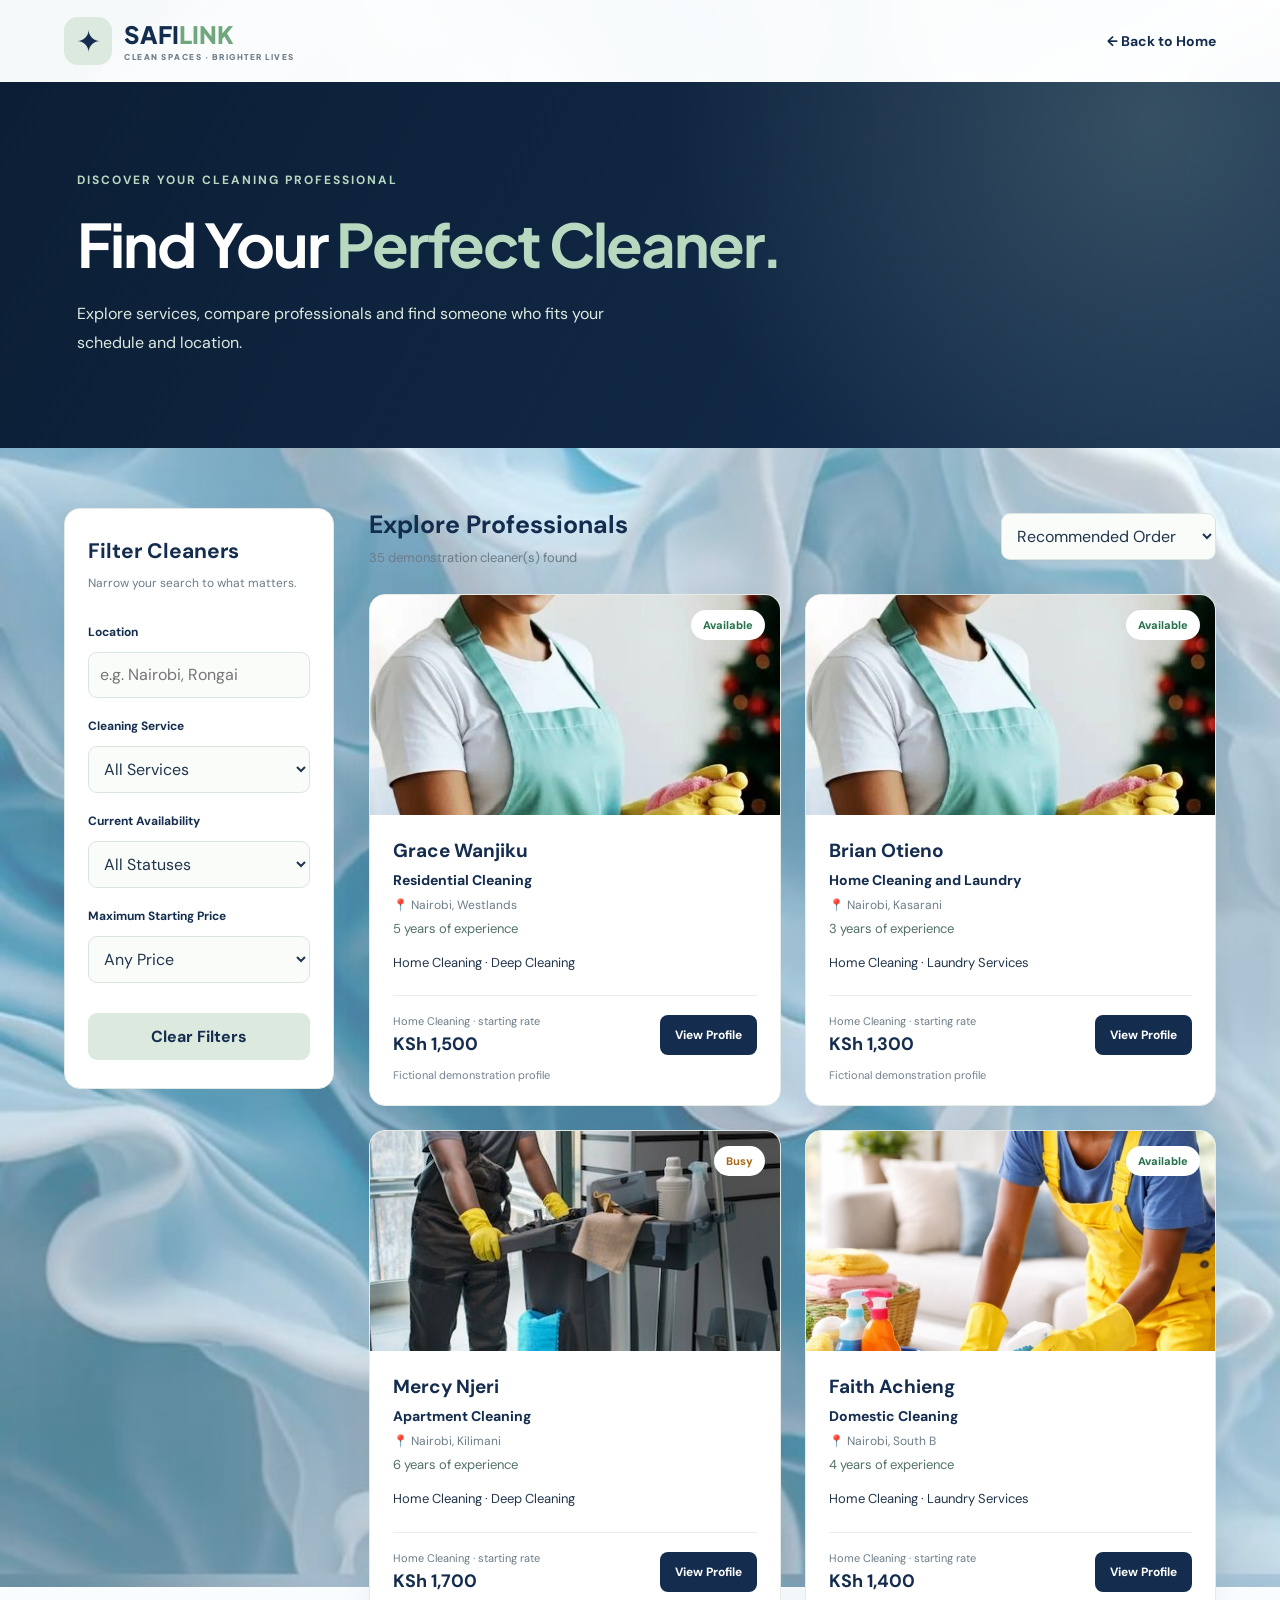
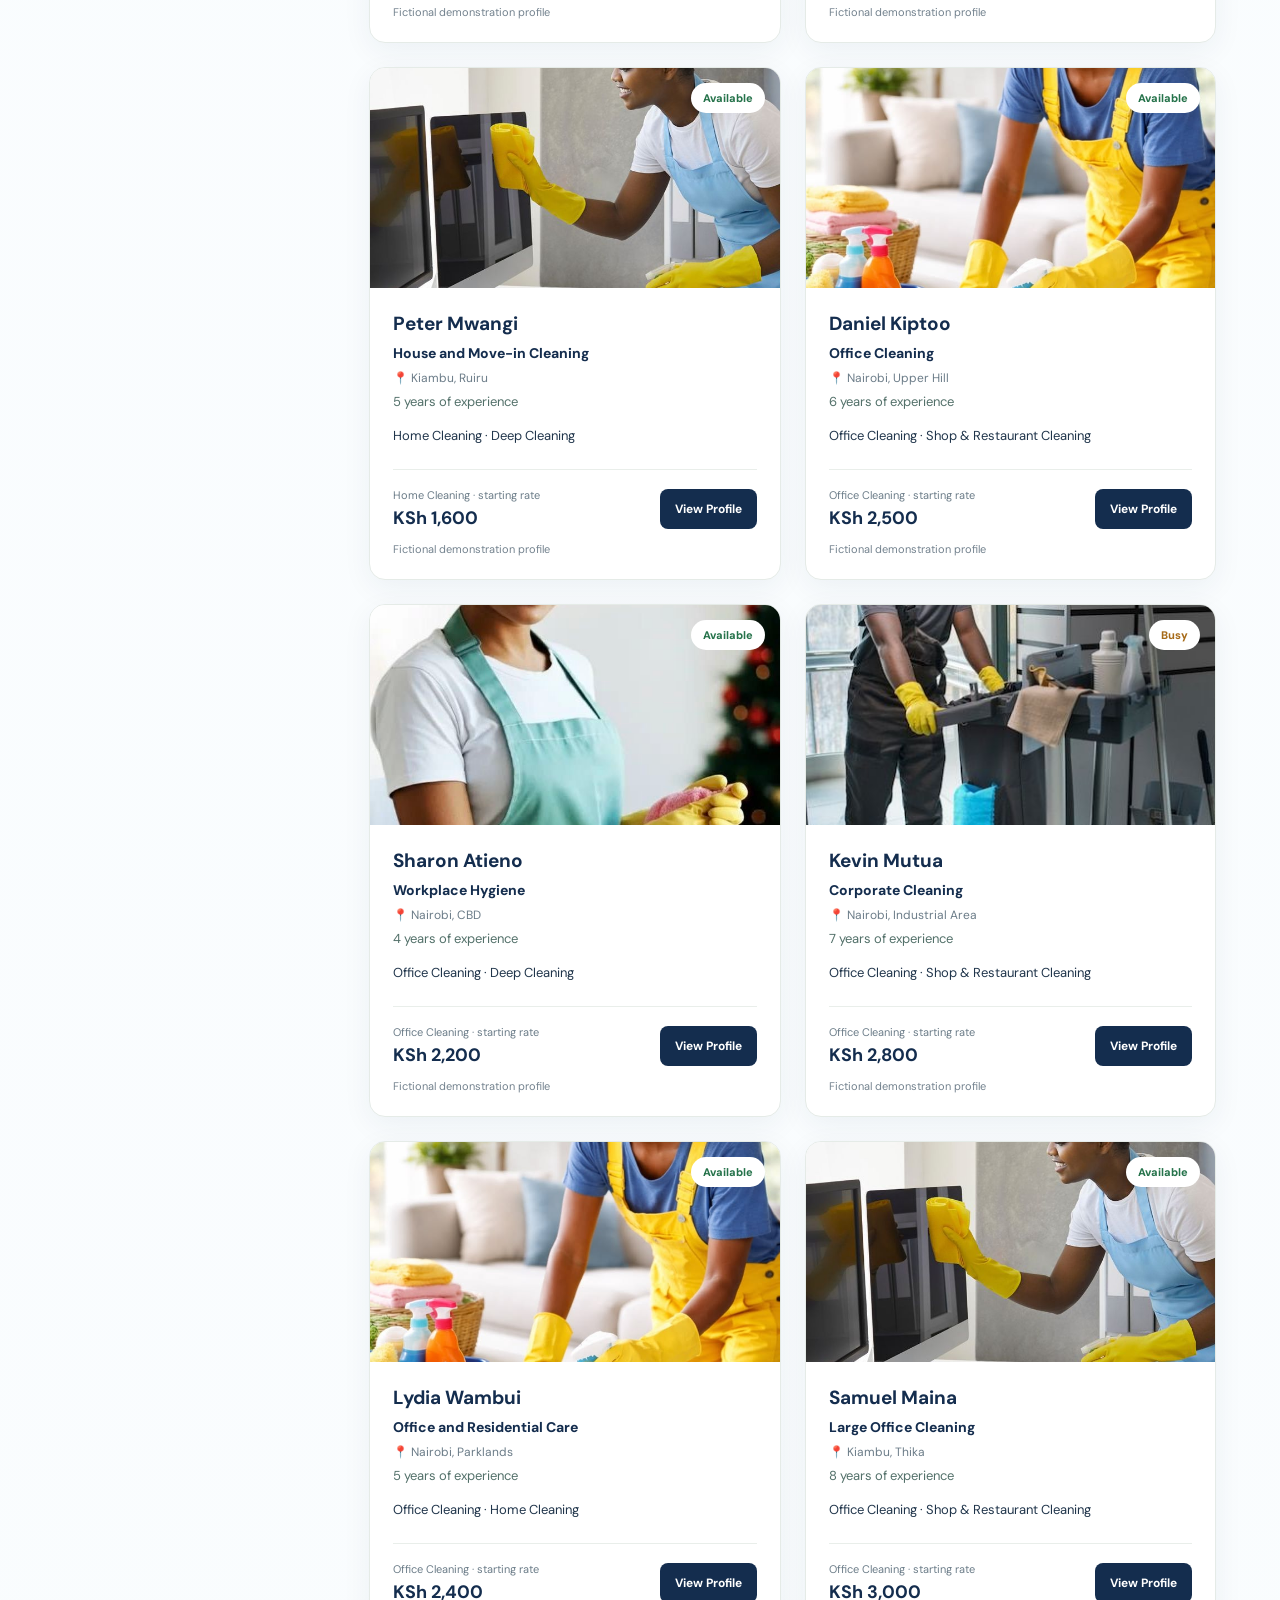
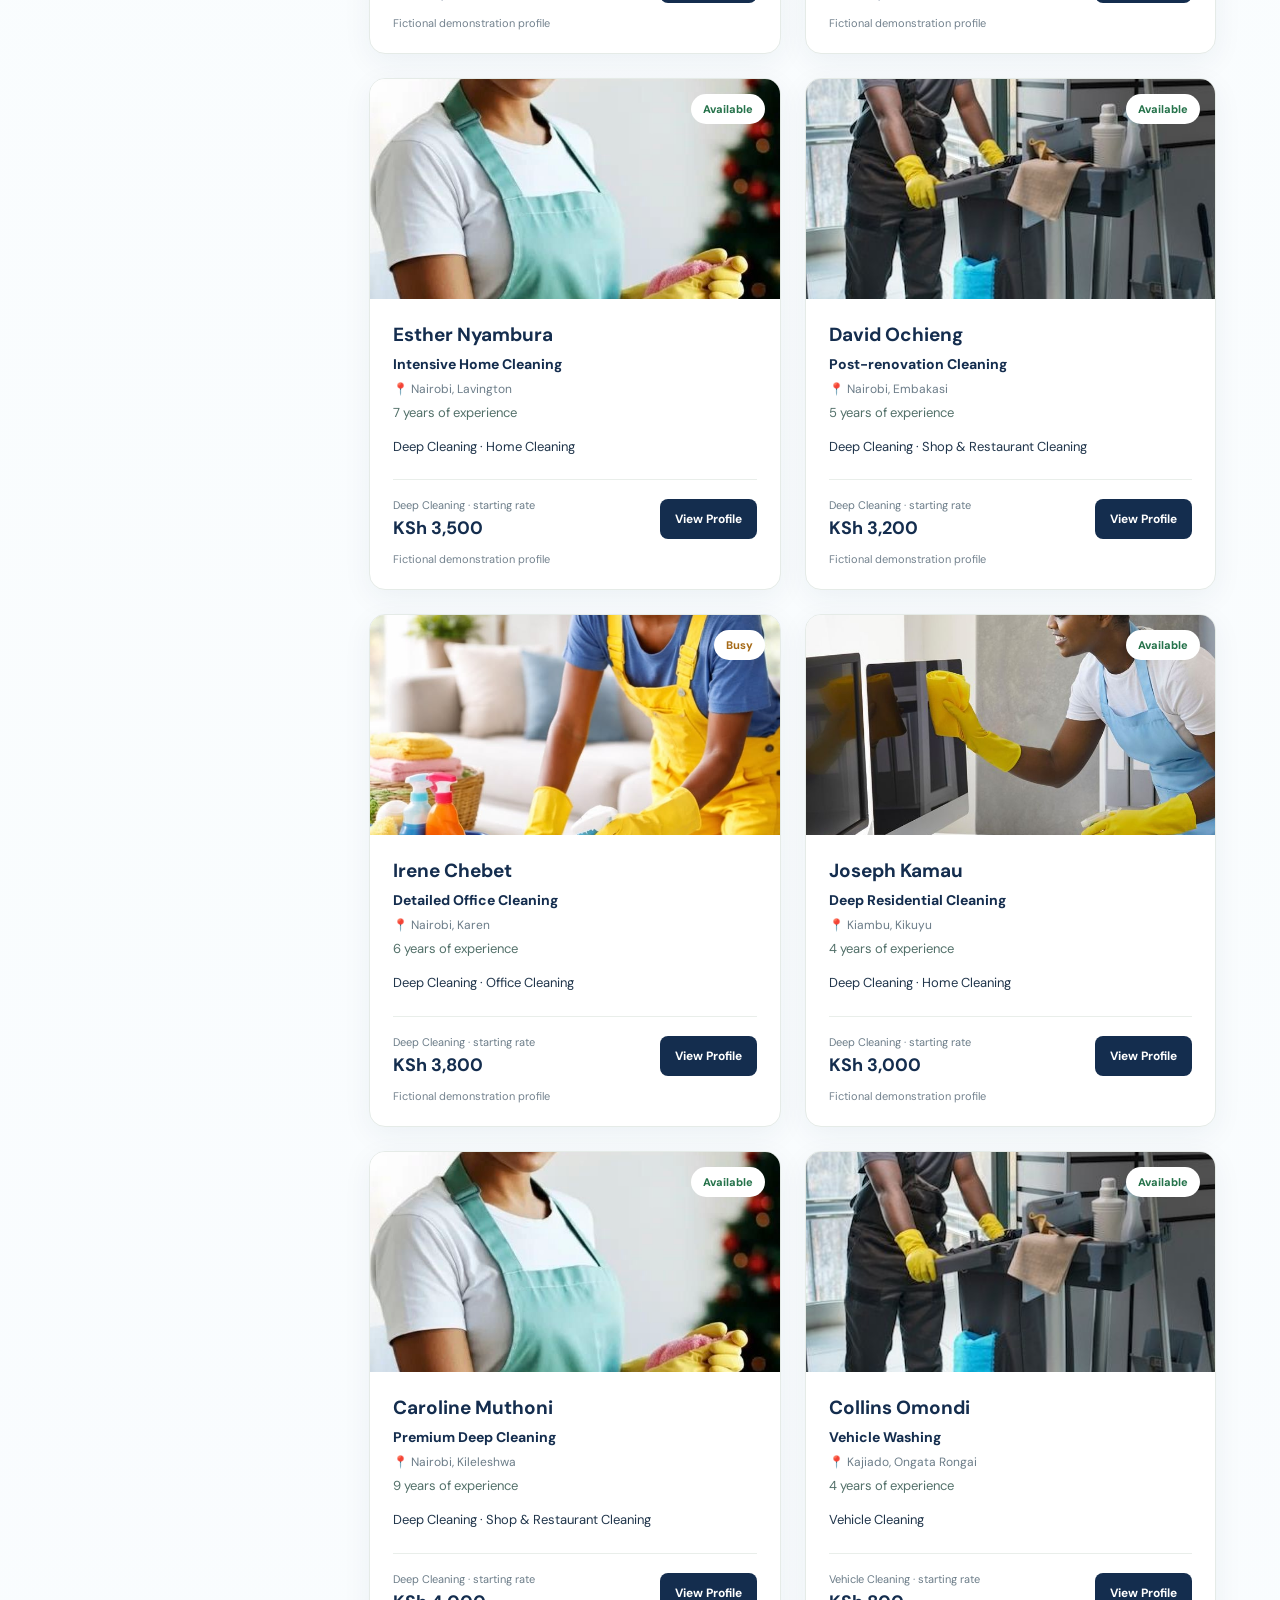
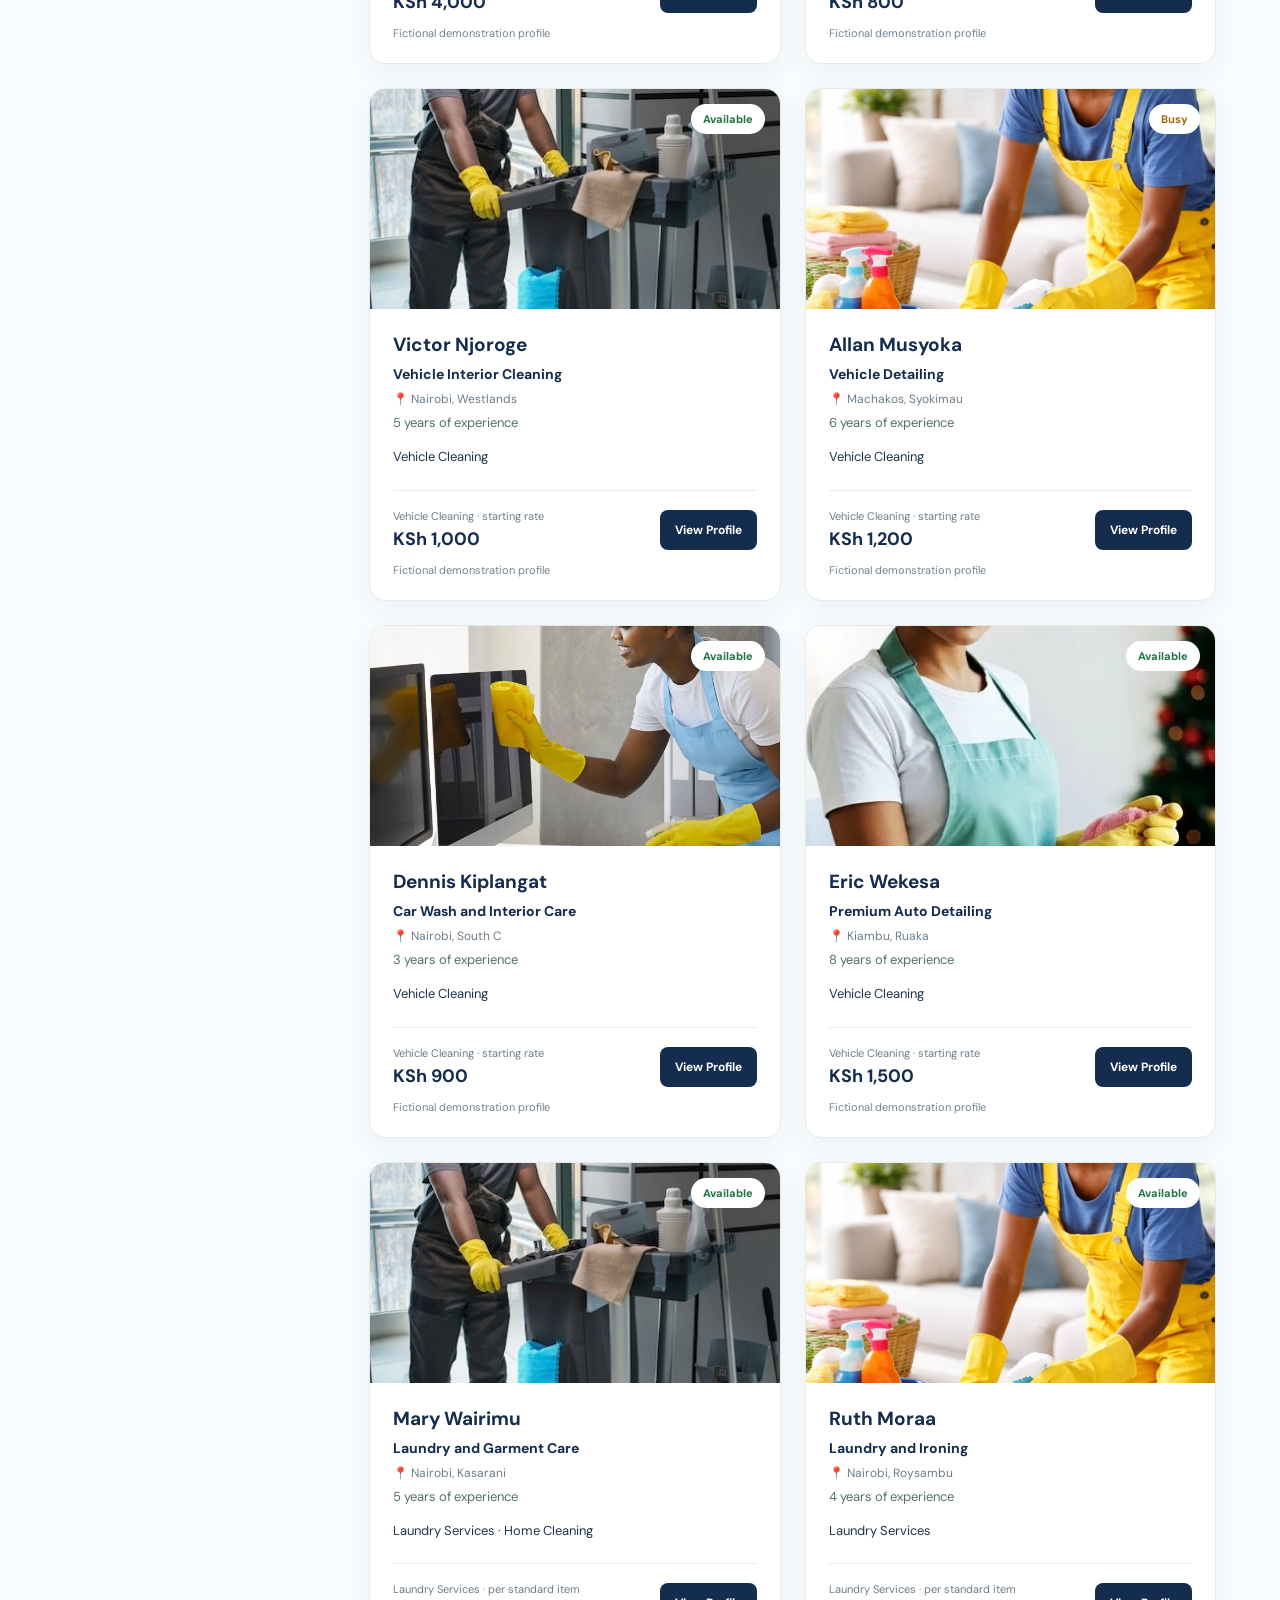
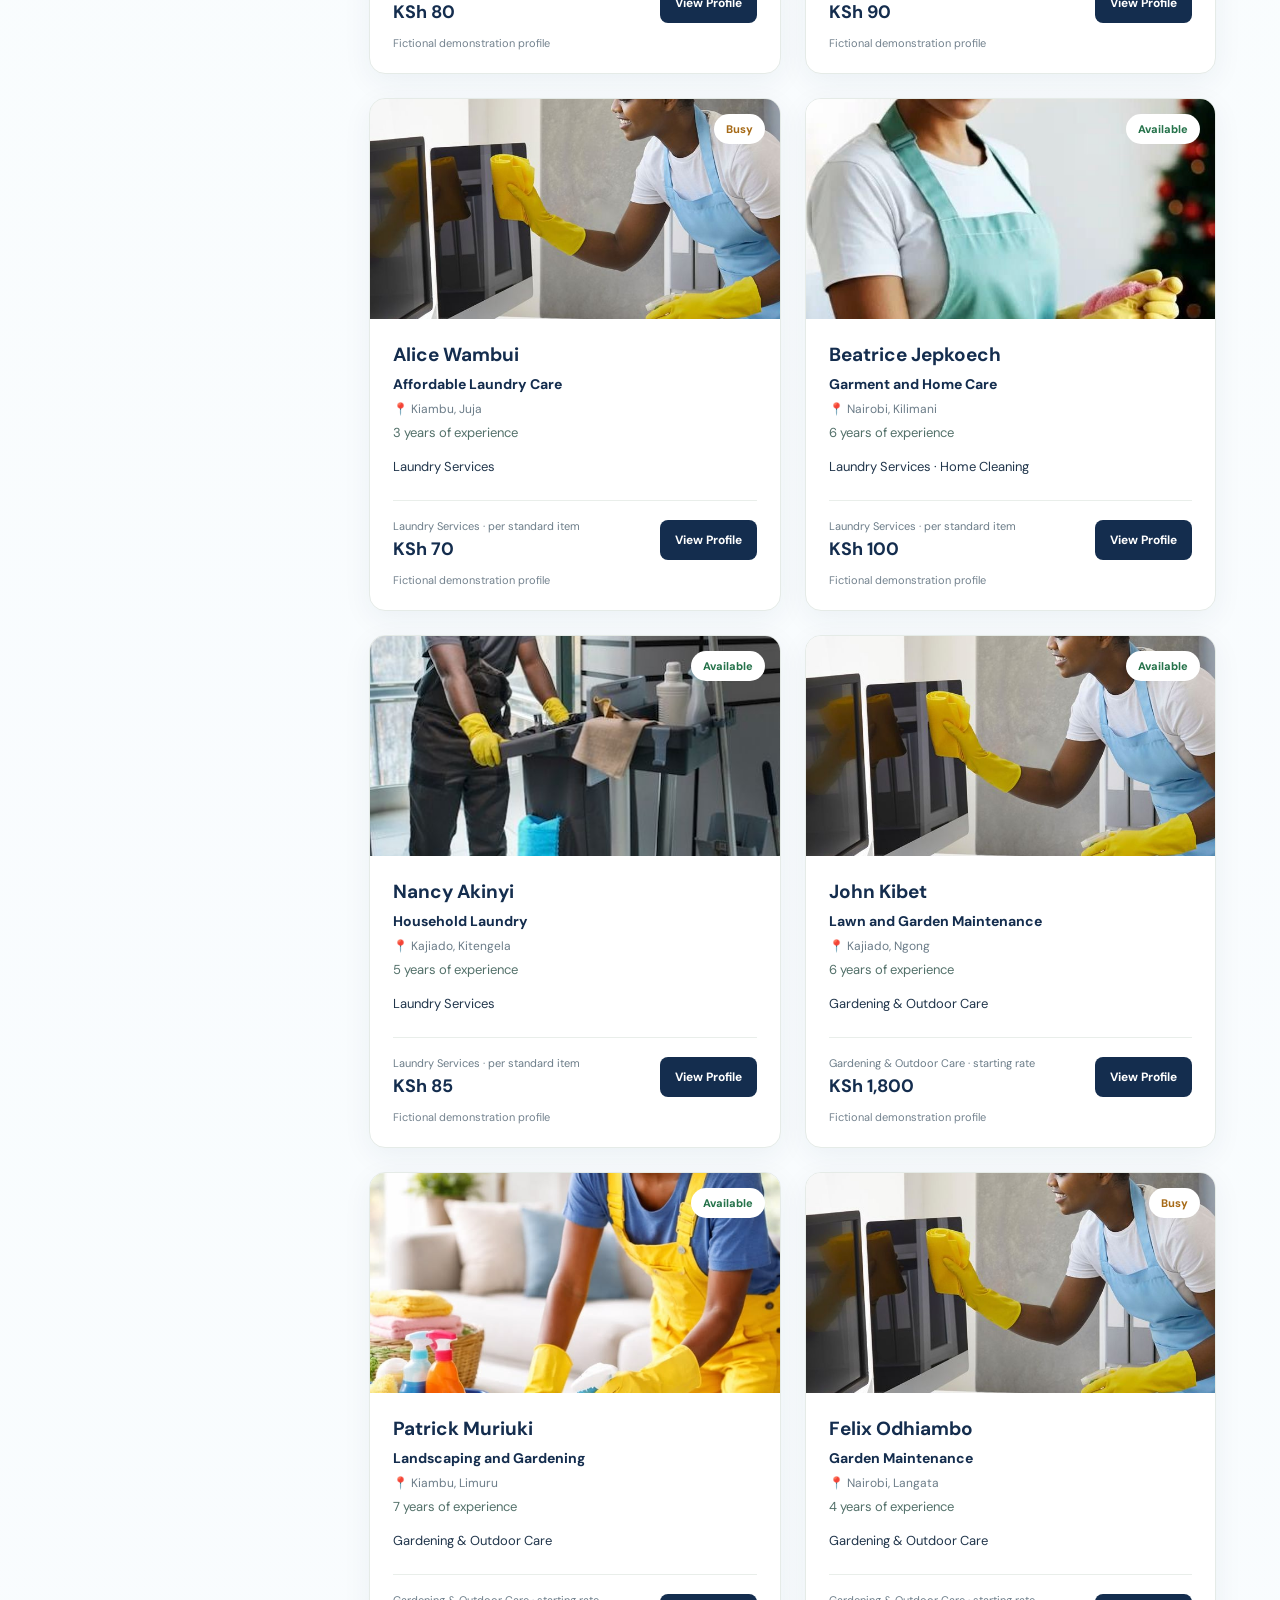
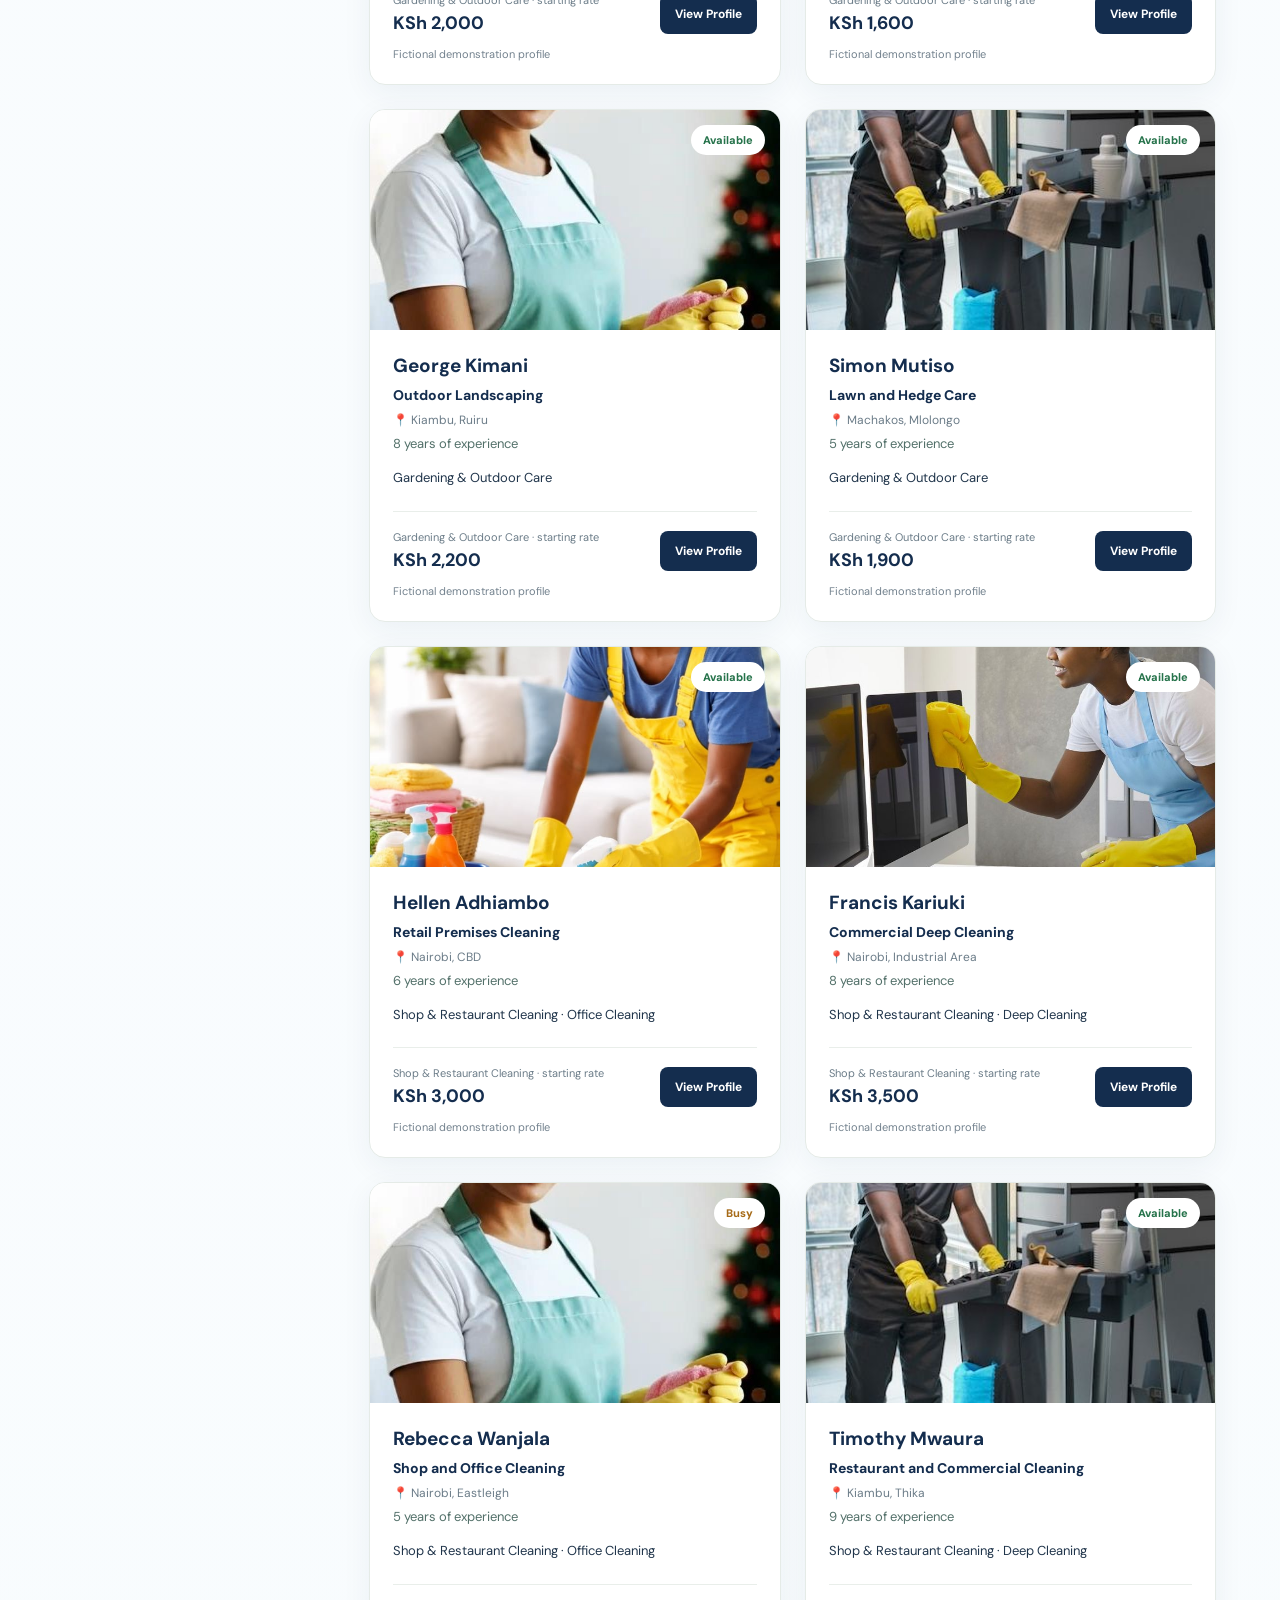
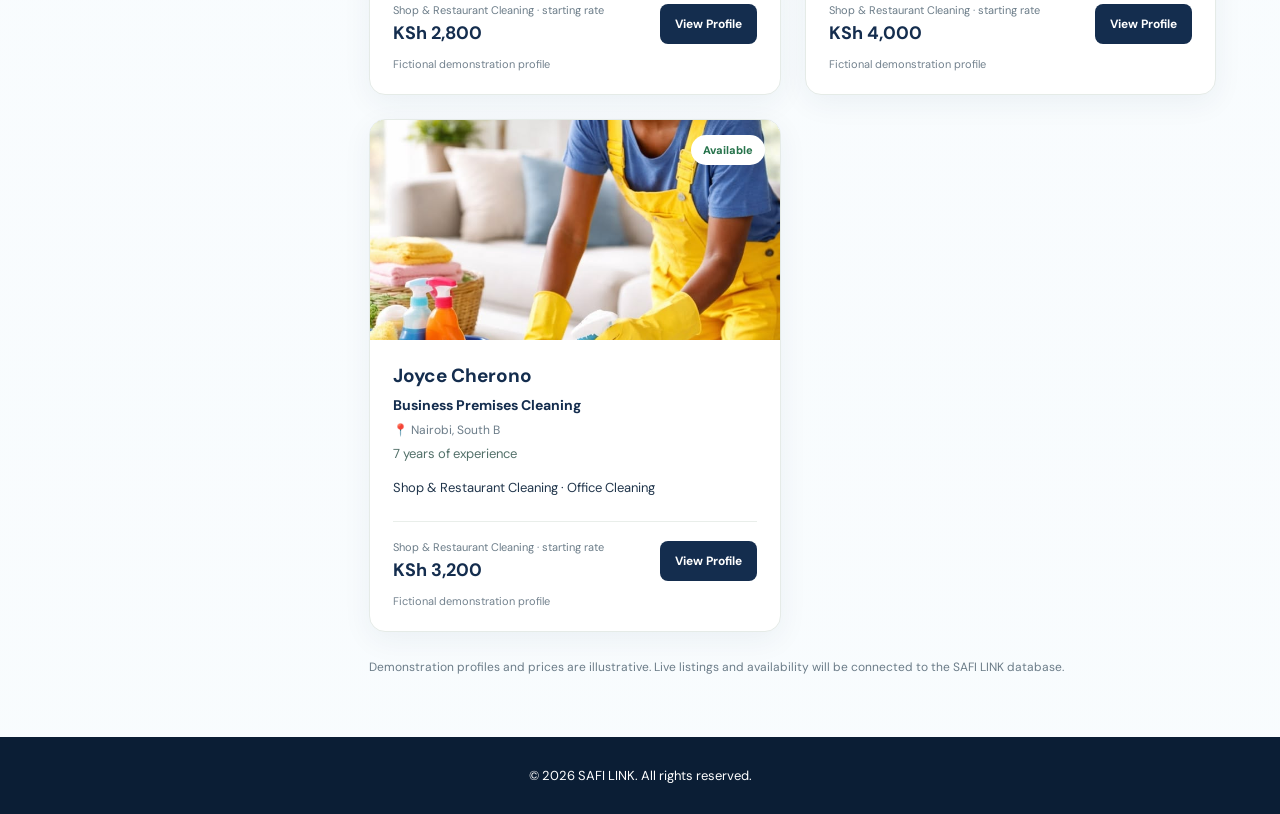
<file: find-cleaner.html>
<!DOCTYPE html>
<html lang="en">
<head>
    <meta charset="UTF-8">
    <meta name="viewport"
          content="width=device-width, initial-scale=1.0">

    <meta name="description"
          content="Discover cleaning professionals and compare services on SAFI LINK.">

    <title>Find a Cleaner | SAFI LINK</title>

    <link rel="stylesheet" href="assets/css/style.css">
    <link rel="stylesheet" href="assets/css/marketplace.css">

    <script defer src="assets/js/cleaner-data.js"></script>
    <script defer src="assets/js/marketplace.js"></script>
</head>

<body>

<header class="site-header">
    <nav class="navbar" aria-label="Main navigation">
        <a href="index.html" class="logo">
            <span class="logo-symbol">✦</span>
            <span class="logo-text">
                SAFI<span>LINK</span>
                <small>CLEAN SPACES · BRIGHTER LIVES</small>
            </span>
        </a>

        <a class="market-home-link" href="index.html">
            ← Back to Home
        </a>
    </nav>
</header>

<main>

    <section class="market-hero">
        <div class="market-hero-inner">
            <p class="market-eyebrow">DISCOVER YOUR CLEANING PROFESSIONAL</p>
            <h1>Find Your <span>Perfect Cleaner.</span></h1>
            <p>
                Explore services, compare professionals and
                find someone who fits your schedule and location.
            </p>
        </div>
    </section>

    <section class="marketplace-layout"
             aria-label="Find cleaning professionals">

        <!-- FILTERS -->
        <aside class="filter-panel">
            <h2>Filter Cleaners</h2>
            <p class="filter-subtitle">
                Narrow your search to what matters.
            </p>

            <form id="filterForm">

                <label for="locationFilter">Location</label>
                <input type="search"
                       id="locationFilter"
                       placeholder="e.g. Nairobi, Rongai">

                <label for="serviceFilter">Cleaning Service</label>
                <select id="serviceFilter">
                    <option value="all">All Services</option>
                    <option value="home">Home Cleaning</option>
                    <option value="office">Office Cleaning</option>
                    <option value="deep">Deep Cleaning</option>
                    <option value="vehicle">Vehicle Cleaning</option>
                    <option value="laundry">Laundry Services</option>
                    <option value="commercial">
                        Shop & Restaurant Cleaning
                    </option>
                    <option value="gardening">
                        Gardening & Outdoor Care
                    </option>
                </select>

                <label for="availabilityFilter">
                    Current Availability
                </label>
                <select id="availabilityFilter">
                    <option value="all">All Statuses</option>
                    <option value="available">Available Now</option>
                    <option value="busy">Busy</option>
                    <option value="offline">Offline</option>
                </select>

                <label for="maxPrice">Maximum Starting Price</label>
                <select id="maxPrice">
                    <option value="all">Any Price</option>
                    <option value="1000">Up to KSh 1,000</option>
                    <option value="2000">Up to KSh 2,000</option>
                    <option value="3000">Up to KSh 3,000</option>
                    <option value="5000">Up to KSh 5,000</option>
                </select>

                <button type="reset" class="reset-filters">
                    Clear Filters
                </button>

            </form>
        </aside>

        <!-- SEARCH RESULTS -->
        <div class="results-panel">

            <div class="results-heading">
                <div>
                    <h2>Explore Professionals</h2>
                    <p id="resultsCount" role="status"
                       aria-live="polite">
                        Loading cleaners...
                    </p>
                </div>

                <select id="sortFilter"
                        aria-label="Sort cleaners">
                    <option value="default">Recommended Order</option>
                    <option value="price-low">Price: Low to High</option>
                    <option value="price-high">Price: High to Low</option>
                </select>
            </div>

            <div class="cleaner-grid" id="cleanerGrid"></div>

            <div class="empty-results" id="emptyResults" hidden>
                <h3>No matching cleaners</h3>
                <p>Try changing the location, service or price filters.</p>
            </div>

            <p class="demo-disclaimer">
                Demonstration profiles and prices are illustrative.
                Live listings and availability will be connected
                to the SAFI LINK database.
            </p>

        </div>
    </section>

</main>

<footer>
    <p>© 2026 SAFI LINK. All rights reserved.</p>
</footer>

</body>
</html>
</file>
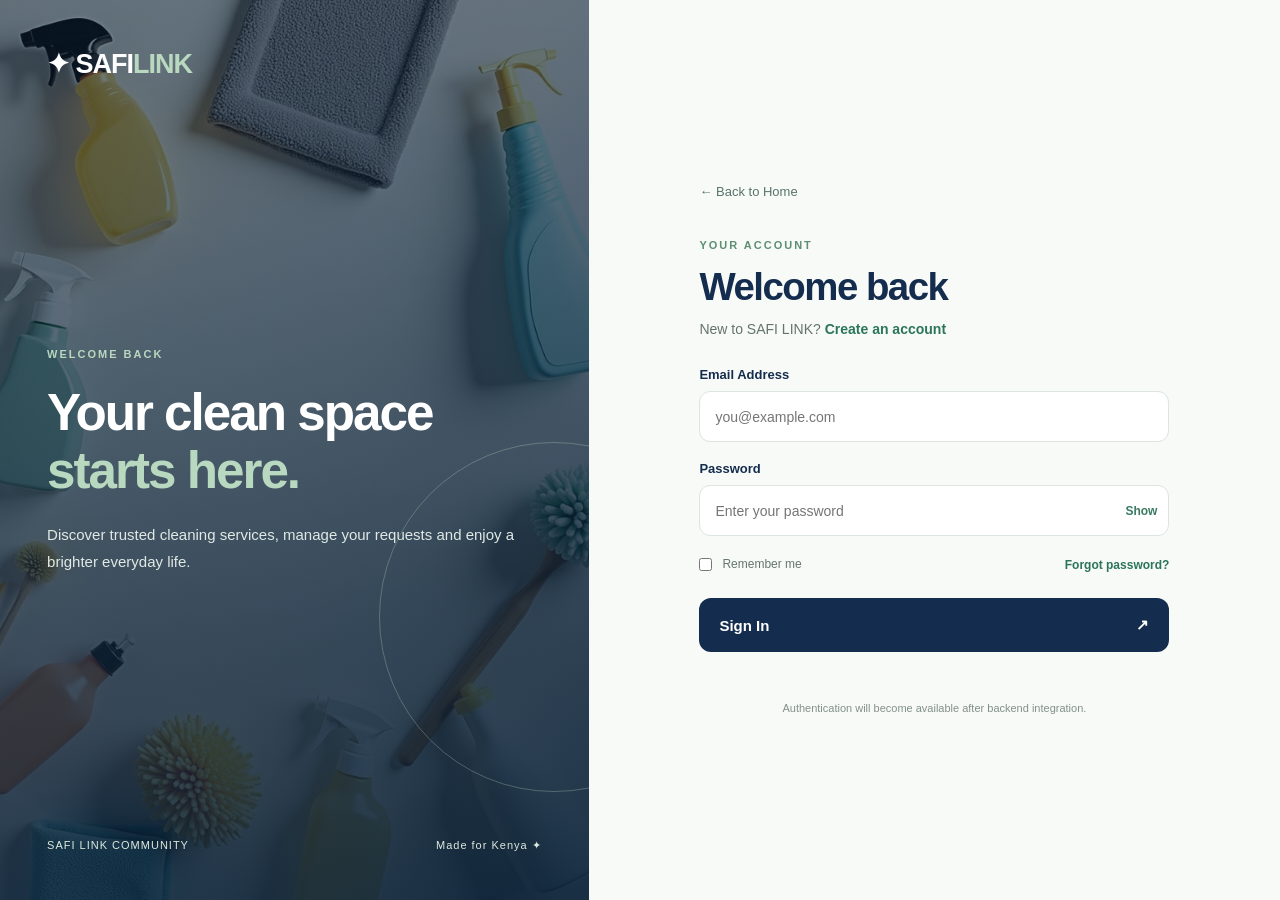
<file: login.html>
<!DOCTYPE html>
<html lang="en">
<head>
    <meta charset="UTF-8">
    <meta name="viewport"
          content="width=device-width, initial-scale=1.0">

    <title>Login | SAFI LINK</title>

    <link rel="stylesheet" href="assets/css/style.css">
    <link rel="stylesheet" href="assets/css/auth.css">

    <script defer src="assets/js/auth.js"></script>
</head>

<body class="auth-page">

    <main class="auth-layout">

        <section class="auth-visual">
            <a href="index.html" class="auth-logo">
                ✦ SAFI<span>LINK</span>
            </a>

            <div class="auth-visual-content">
                <span class="auth-tag">
                    WELCOME BACK
                </span>

                <h1>
                    Your clean space
                    <em>starts here.</em>
                </h1>

                <p>
                    Discover trusted cleaning services,
                    manage your requests and enjoy
                    a brighter everyday life.
                </p>
            </div>

            <div class="auth-visual-footer">
                <span>SAFI LINK COMMUNITY</span>
                <span>Made for Kenya ✦</span>
            </div>
        </section>

        <section class="auth-form-panel">

            <div class="auth-form-wrapper">

                <a href="index.html" class="auth-back">
                    ← Back to Home
                </a>

                <div class="auth-heading">
                    <span class="auth-eyebrow">
                        YOUR ACCOUNT
                    </span>

                    <h2>Welcome back</h2>

                    <p>
                        New to SAFI LINK?
                        <a href="register.html">
                            Create an account
                        </a>
                    </p>
                </div>

                <form id="loginForm" novalidate>

                    <div class="auth-field">
                        <label for="loginEmail">
                            Email Address
                        </label>

                        <input
                            type="email"
                            id="loginEmail"
                            name="email"
                            autocomplete="email"
                            placeholder="you@example.com"
                            required>
                    </div>

                    <div class="auth-field">
                        <label for="loginPassword">
                            Password
                        </label>

                        <div class="password-wrapper">
                            <input
                                type="password"
                                id="loginPassword"
                                name="password"
                                autocomplete="current-password"
                                placeholder="Enter your password"
                                required>

                            <button type="button"
                                    class="password-toggle"
                                    aria-label="Show password"
                                    aria-pressed="false"
                                    data-toggle-password="loginPassword">
                                Show
                            </button>
                        </div>
                    </div>

                    <div class="auth-options">
                        <label class="auth-checkbox">
                            <input type="checkbox"
                                   id="rememberMe">
                            <span>Remember me</span>
                        </label>

                        <a href="#"
                           id="forgotPassword">
                            Forgot password?
                        </a>
                    </div>

                    <button type="submit"
                            class="auth-submit">
                        Sign In
                        <span aria-hidden="true">↗</span>
                    </button>

                    <p id="authMessage"
                       class="auth-message"
                       role="status"
                       aria-live="polite"></p>

                    <p class="auth-demo-note">
                        Authentication will become
                        available after backend integration.
                    </p>

                </form>

            </div>

        </section>

    </main>

</body>
</html>
</file>
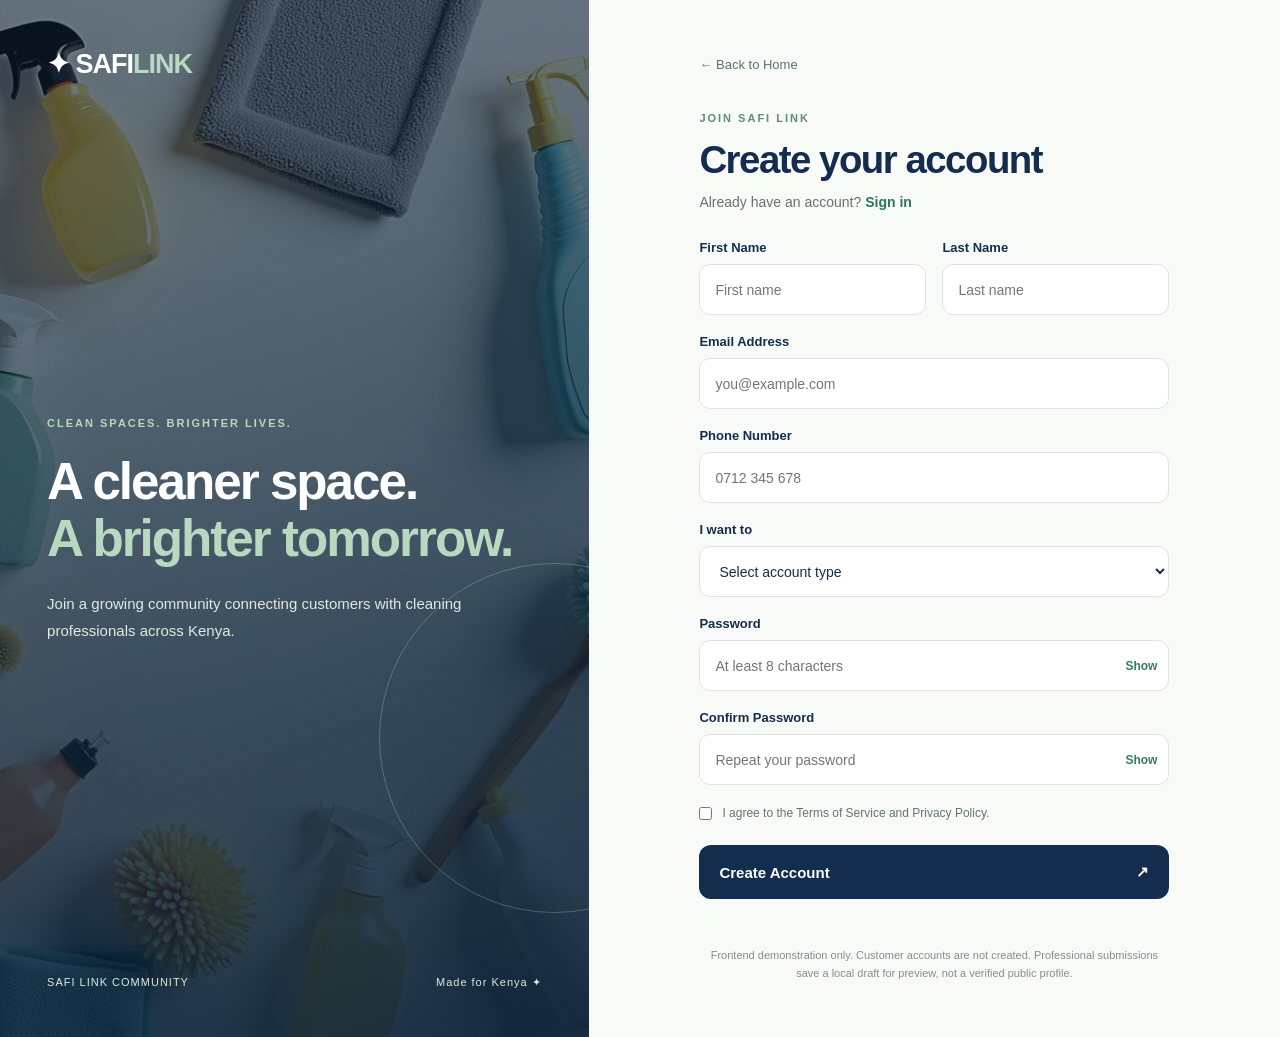
<file: register.html>
<!DOCTYPE html>
<html lang="en">
<head>
    <meta charset="UTF-8">
    <meta name="viewport"
          content="width=device-width, initial-scale=1.0">

    <title>Create Account | SAFI LINK</title>

    <link rel="stylesheet" href="assets/css/style.css">
    <link rel="stylesheet" href="assets/css/auth.css">

    <script defer src="assets/js/auth.js"></script>
</head>

<body class="auth-page">

    <main class="auth-layout">

        <section class="auth-visual">
            <a href="index.html" class="auth-logo">
                ✦ SAFI<span>LINK</span>
            </a>

            <div class="auth-visual-content">
                <span class="auth-tag">
                    CLEAN SPACES. BRIGHTER LIVES.
                </span>

                <h1>
                    A cleaner space.
                    <em>A brighter tomorrow.</em>
                </h1>

                <p>
                    Join a growing community connecting
                    customers with cleaning professionals
                    across Kenya.
                </p>
            </div>

            <div class="auth-visual-footer">
                <span>SAFI LINK COMMUNITY</span>
                <span>Made for Kenya ✦</span>
            </div>
        </section>

        <section class="auth-form-panel">

            <div class="auth-form-wrapper">

                <a href="index.html" class="auth-back">
                    ← Back to Home
                </a>

                <div class="auth-heading">
                    <span class="auth-eyebrow">
                        JOIN SAFI LINK
                    </span>

                    <h2>Create your account</h2>

                    <p>
                        Already have an account?
                        <a href="login.html">Sign in</a>
                    </p>
                </div>

                <form id="registerForm" novalidate>

                    <div class="auth-field-row">

                        <div class="auth-field">
                            <label for="firstName">
                                First Name
                            </label>
                            <input
                                type="text"
                                id="firstName"
                                name="firstName"
                                autocomplete="given-name"
                                placeholder="First name"
                                required>
                        </div>

                        <div class="auth-field">
                            <label for="lastName">
                                Last Name
                            </label>
                            <input
                                type="text"
                                id="lastName"
                                name="lastName"
                                autocomplete="family-name"
                                placeholder="Last name"
                                required>
                        </div>

                    </div>

                    <div class="auth-field">
                        <label for="email">
                            Email Address
                        </label>
                        <input
                            type="email"
                            id="email"
                            name="email"
                            autocomplete="email"
                            placeholder="you@example.com"
                            required>
                    </div>

                    <div class="auth-field">
                        <label for="phone">
                            Phone Number
                        </label>
                        <input
                            type="tel"
                            id="phone"
                            name="phone"
                            autocomplete="tel"
                            placeholder="0712 345 678"
                            required>
                    </div>

                    <div class="auth-field">
                        <label for="accountType">
                            I want to
                        </label>
                        <select
                            id="accountType"
                            name="accountType"
                            required>
                            <option value="">
                                Select account type
                            </option>
                            <option value="customer">
                                Book cleaning services
                            </option>
                            <option value="cleaner">
                                Offer cleaning services
                            </option>
                        </select>
                    </div>
                    
<!-- BLOCK 16: PROFESSIONAL REGISTRATION -->

<section id="professionalFields"
         class="professional-fields"
         hidden>

    <div class="professional-intro">
        <span>PROFESSIONAL ONBOARDING</span>
        <h3>Tell us about your work</h3>
        <p>
            Build your professional profile and choose
            the cleaning services you want to offer.
        </p>
    </div>

    <div class="auth-field">
        <label for="workerLocation">
            Primary Service Location
        </label>
        <input type="text"
               id="workerLocation"
               placeholder="e.g. Nairobi, Westlands"
               maxlength="100">
    </div>

    <div class="auth-field">
        <label for="workerExperience">
            Years of Experience
        </label>
        <input type="number"
               id="workerExperience"
               min="0"
               max="60"
               placeholder="e.g. 3">
    </div>

    <div class="auth-field">
        <label for="workerSpecialty">
            Main Specialization
        </label>
        <input type="text"
               id="workerSpecialty"
               maxlength="100"
               placeholder="e.g. Residential Deep Cleaning">
    </div>

    <div class="auth-field">
        <label for="workerBio">
            Professional Biography
        </label>
        <textarea id="workerBio"
                  rows="4"
                  maxlength="500"
                  placeholder="Describe your skills, experience and the services you provide."></textarea>
    </div>

    <div class="professional-intro">
        <span>YOUR SERVICES</span>
        <h3>Choose services and set your rates</h3>
        <p>
            Select at least one service and enter its
            starting price in Kenyan shillings.
        </p>
    </div>

    <div id="workerServiceOptions"
         class="worker-service-options">
    </div>

    <p class="professional-price-note">
        Laundry is priced per standard clothing item.
        Other categories use starting service rates.
        Final quotes may vary with job requirements.
    </p>

</section>


                    <div class="auth-field">
                        <label for="password">
                            Password
                        </label>

                        <div class="password-wrapper">
                            <input
                                type="password"
                                id="password"
                                name="password"
                                autocomplete="new-password"
                                placeholder="At least 8 characters"
                                minlength="8"
                                required>

                            <button type="button"
                                    class="password-toggle"
                                    aria-label="Show password"
                                    aria-pressed="false"
                                    data-toggle-password="password">
                                Show
                            </button>
                        </div>
                    </div>

                    <div class="auth-field">
                        <label for="confirmPassword">
                            Confirm Password
                        </label>

                        <div class="password-wrapper">
                            <input
                                type="password"
                                id="confirmPassword"
                                name="confirmPassword"
                                autocomplete="new-password"
                                placeholder="Repeat your password"
                                required>

                            <button type="button"
                                    class="password-toggle"
                                    aria-label="Show password"
                                    aria-pressed="false"
                                    data-toggle-password="confirmPassword">
                                Show
                            </button>
                        </div>
                    </div>

                    <label class="auth-checkbox">
                        <input type="checkbox"
                               id="agreeTerms"
                               required>
                        <span>
                            I agree to the Terms of Service
                            and Privacy Policy.
                        </span>
                    </label>

                    <button type="submit"
                            class="auth-submit">
                        Create Account
                        <span aria-hidden="true">↗</span>
                    </button>

                    <p id="authMessage"
                       class="auth-message"
                       role="status"
                       aria-live="polite"></p>

                    <p class="auth-demo-note">
    Frontend demonstration only.
    Customer accounts are not created.
    Professional submissions save a local draft
    for preview, not a verified public profile.
                     </p>

                </form>

            </div>
        </section>

    </main>

</body>
</html>
</file>
<file: assets/css/style.css>
@import url('https://fonts.googleapis.com/css2?family=DM+Sans:wght@400;500;600;700&family=Plus+Jakarta+Sans:wght@400;500;600;700;800&display=swap');

:root {
    --navy: #142D4E;
    --navy-dark: #0B1E35;
    --mint: #B8D8C0;
    --sage: #DCE9DF;
    --white: #FFFFFF;
    --offwhite: #F8FAF8;
    --text: #20354B;
    --muted: #6B7C88;
    --shadow: 0 18px 50px rgba(20,45,78,.12);
}

* {
    margin: 0;
    padding: 0;
    box-sizing: border-box;
}

html {
    scroll-behavior: smooth;
    scroll-padding-top: 90px;
}

body {
    font-family: 'DM Sans', sans-serif;
    color: var(--text);
    background: var(--offwhite);
    overflow-x: hidden;
}

button, input, select {
    font: inherit;
}

button, a {
    -webkit-tap-highlight-color: transparent;
}

a {
    text-decoration: none;
    color: inherit;
}

button:focus-visible,
a:focus-visible,
input:focus-visible,
select:focus-visible {
    outline: 3px solid #70AFC4;
    outline-offset: 3px;
}

/* NAVIGATION */

.site-header {
    position: sticky;
    top: 0;
    z-index: 1000;
    background: rgba(255,255,255,.94);
    backdrop-filter: blur(18px);
    transition: box-shadow .3s ease;
}

.site-header.scrolled {
    box-shadow: 0 8px 30px rgba(20,45,78,.09);
}

.navbar {
    max-width: 1440px;
    margin: auto;
    padding: 17px 5%;
    display: flex;
    align-items: center;
    justify-content: space-between;
    gap: 30px;
}

.logo {
    display: flex;
    align-items: center;
    gap: 12px;
    flex-shrink: 0;
}

.logo-symbol {
    display: grid;
    place-items: center;
    width: 48px;
    height: 48px;
    border-radius: 14px;
    background: var(--sage);
    color: var(--navy);
    font-size: 30px;
}

.logo-text {
    font-family: 'Plus Jakarta Sans', sans-serif;
    font-size: 24px;
    font-weight: 800;
    color: var(--navy);
    line-height: 1;
}

.logo-text > span {
    color: #70A77D;
}

.logo-text small {
    display: block;
    font-size: 8px;
    letter-spacing: 1.5px;
    margin-top: 7px;
    color: var(--muted);
}

.nav-links {
    display: flex;
    align-items: center;
    gap: 24px;
}

.nav-links > a {
    font-size: 13px;
    font-weight: 700;
    transition: color .25s ease;
}

.nav-links > a:hover {
    color: #4C9169;
}

.nav-links .login-link {
    margin-left: 8px;
    padding: 12px 20px;
    border: 1px solid var(--navy);
    border-radius: 8px;
}

.nav-links .nav-signup {
    padding: 13px 23px;
    background: var(--navy);
    color: white;
    border-radius: 8px;
}

.menu-toggle {
    display: none;
    border: 0;
    background: none;
    color: var(--navy);
    font-size: 27px;
    cursor: pointer;
}

/* HERO */

.hero {
    position: relative;
    min-height: 650px;
    display: flex;
    align-items: center;
    background-image: url('../images/hero.jpg');
    background-size: cover;
    background-position: center;
    isolation: isolate;
}

.hero-overlay {
    position: absolute;
    inset: 0;
    z-index: -1;
    background: linear-gradient(
        90deg,
        rgba(11,30,53,.96) 0%,
        rgba(20,45,78,.83) 42%,
        rgba(20,45,78,.38) 100%
    );
}

.hero-glow {
    position: absolute;
    width: 430px;
    height: 430px;
    left: -170px;
    bottom: -160px;
    border-radius: 50%;
    background: rgba(184,216,192,.2);
    filter: blur(80px);
    pointer-events: none;
}

.hero-container {
    position: relative;
    z-index: 1;
    width: 100%;
    max-width: 1440px;
    margin: auto;
    padding: 95px 6% 145px;
    display: grid;
    grid-template-columns: 1.15fr .85fr;
    align-items: center;
    gap: 60px;
}

.hero-content {
    color: white;
    animation: fadeUp .9s ease both;
}

.hero-eyebrow {
    display: flex;
    align-items: center;
    gap: 12px;
    font-size: 12px;
    font-weight: 700;
    letter-spacing: 3px;
    margin-bottom: 25px;
}

.eyebrow-line {
    width: 28px;
    height: 2px;
    background: var(--mint);
}

.hero h1 {
    font-family: 'Plus Jakarta Sans', sans-serif;
    font-size: clamp(37px, 4.1vw, 64px);
    font-weight: 800;
    letter-spacing: -2px;
    line-height: 1.19;
    margin-bottom: 25px;
}

.hero h1 span {
    color: var(--mint);
}

.hero-description {
    max-width: 510px;
    font-size: 16px;
    line-height: 1.9;
    color: #E0E9EE;
}

.hero-actions {
    display: flex;
    flex-wrap: wrap;
    gap: 15px;
    margin-top: 34px;
}

.btn {
    min-height: 53px;
    padding: 16px 25px;
    display: inline-flex;
    align-items: center;
    justify-content: center;
    gap: 20px;
    border-radius: 9px;
    font-size: 14px;
    font-weight: 700;
    transition:
        transform .3s ease,
        background .3s ease,
        box-shadow .3s ease;
}

.btn:hover {
    transform: translateY(-4px);
}

.btn-primary {
    background: var(--mint);
    color: var(--navy-dark);
}

.btn-primary:hover {
    box-shadow: 0 12px 28px rgba(184,216,192,.22);
}

.btn-outline {
    border: 1px solid rgba(255,255,255,.65);
    color: white;
    background: rgba(255,255,255,.05);
    backdrop-filter: blur(8px);
}

.btn-outline:hover {
    background: rgba(255,255,255,.15);
}

.hero-note {
    display: flex;
    align-items: center;
    gap: 10px;
    margin-top: 34px;
    font-size: 12px;
    color: #DFEAE5;
}

.note-icon {
    color: var(--mint);
    font-size: 20px;
}

/* GLASS SEARCH PANEL */

.search-panel {
    padding: 30px;
    background: rgba(255,255,255,.93);
    border: 1px solid rgba(255,255,255,.6);
    border-radius: 20px;
    box-shadow: 0 25px 70px rgba(0,0,0,.2);
    backdrop-filter: blur(22px);
    animation: panelEnter 1s .2s ease both;
}

.search-heading {
    display: flex;
    align-items: center;
    gap: 15px;
    margin-bottom: 26px;
}

.search-icon {
    width: 48px;
    height: 48px;
    display: grid;
    place-items: center;
    border-radius: 13px;
    background: var(--sage);
    font-size: 29px;
    color: var(--navy);
}

.search-heading h2 {
    font-size: 20px;
    font-weight: 800;
    color: var(--navy);
}

.search-heading p {
    margin-top: 5px;
    font-size: 12px;
    color: var(--muted);
}

.search-panel form {
    display: flex;
    flex-direction: column;
    gap: 11px;
}

.search-panel label {
    font-size: 12px;
    font-weight: 700;
    color: var(--navy);
    margin-top: 5px;
}

.search-panel input,
.search-panel select {
    width: 100%;
    min-height: 49px;
    border: 1px solid #E0E8E5;
    border-radius: 9px;
    padding: 12px 14px;
    background: white;
    color: var(--text);
    outline: none;
    transition: border-color .25s, box-shadow .25s;
}

.search-panel input:focus,
.search-panel select:focus {
    border-color: #7EA994;
    box-shadow: 0 0 0 3px rgba(184,216,192,.3);
}

.search-button {
    width: 100%;
    margin-top: 14px;
    padding: 16px;
    display: flex;
    align-items: center;
    justify-content: center;
    gap: 12px;
    background: var(--navy);
    color: white;
    border: 0;
    border-radius: 9px;
    font-weight: 700;
    cursor: pointer;
    transition: background .3s, transform .3s;
}

.search-button:hover {
    background: #24517D;
    transform: translateY(-2px);
}

.search-feedback {
    font-size: 12px;
    line-height: 1.5;
    color: var(--navy);
}

/* FLOATING FEATURE CARDS */

.feature-section {
    position: relative;
    z-index: 3;
    margin-top: -85px;
    padding: 0 6% 70px;
    background: linear-gradient(
        to bottom,
        transparent 0 85px,
        var(--sage) 85px 100%
    );
}

.feature-grid {
    max-width: 1280px;
    margin: auto;
    display: grid;
    grid-template-columns: repeat(3, 1fr);
    gap: 24px;
}

.feature-card {
    min-height: 255px;
    padding: 34px 28px;
    background: white;
    border: 1px solid rgba(20,45,78,.06);
    border-radius: 14px;
    box-shadow: var(--shadow);
    text-align: center;
    transition:
        transform .4s ease,
        box-shadow .4s ease;
}

.feature-card:hover {
    transform: translateY(-12px);
    box-shadow: 0 28px 55px rgba(20,45,78,.17);
}

.feature-icon {
    width: 68px;
    height: 68px;
    display: grid;
    place-items: center;
    margin: 0 auto 19px;
    background: var(--sage);
    color: var(--navy);
    border-radius: 50%;
    font-size: 36px;
}

.feature-card h3 {
    font-size: 18px;
    color: var(--navy);
    margin-bottom: 12px;
}

.feature-card p {
    max-width: 300px;
    margin: auto;
    font-size: 13px;
    line-height: 1.8;
    color: var(--muted);
}

.feature-card a {
    display: inline-block;
    margin-top: 20px;
    padding: 10px 20px;
    border-radius: 7px;
    background: var(--sage);
    color: var(--navy);
    font-size: 12px;
    font-weight: 700;
}

/* UPCOMING SECTIONS */

.placeholder-section {
    padding: 110px 7%;
    text-align: center;
    background: var(--offwhite);
}

.placeholder-section.alternate {
    background: white;
}

.section-eyebrow {
    font-size: 12px;
    letter-spacing: 3px;
    color: #50846A;
    font-weight: 700;
    margin-bottom: 18px;
}

.placeholder-section h2 {
    font-family: 'Plus Jakarta Sans', sans-serif;
    font-size: clamp(29px, 4vw, 46px);
    color: var(--navy);
    margin-bottom: 18px;
}

.placeholder-section > p:last-child {
    color: var(--muted);
    line-height: 1.8;
}

footer {
    padding: 30px;
    background: var(--navy-dark);
    color: white;
    text-align: center;
    font-size: 13px;
}

/* ANIMATIONS */

@keyframes fadeUp {
    from {
        opacity: 0;
        transform: translateY(35px);
    }
    to {
        opacity: 1;
        transform: translateY(0);
    }
}

@keyframes panelEnter {
    from {
        opacity: 0;
        transform: translateY(30px) scale(.97);
    }
    to {
        opacity: 1;
        transform: translateY(0) scale(1);
    }
}

/* TABLET */

@media (max-width: 1100px) {
    .nav-links {
        gap: 14px;
    }

    .hero-container {
        gap: 30px;
        padding-left: 5%;
        padding-right: 5%;
    }

    .hero h1 {
        font-size: clamp(35px, 4vw, 52px);
    }
}

/* MOBILE */

@media (max-width: 900px) {
    .menu-toggle {
        display: block;
    }

    .nav-links {
        display: none;
        position: absolute;
        top: 100%;
        left: 0;
        right: 0;
        padding: 25px 6%;
        background: white;
        box-shadow: 0 15px 25px rgba(0,0,0,.1);
        flex-direction: column;
        align-items: stretch;
    }

    .nav-links.active {
        display: flex;
    }

    .nav-links .login-link {
        margin-left: 0;
    }

    .hero-container {
        grid-template-columns: 1fr;
        padding: 75px 6% 145px;
    }

    .hero h1 {
        font-size: clamp(36px, 7vw, 55px);
    }

    .search-panel {
        max-width: 580px;
        width: 100%;
    }

    .feature-grid {
        grid-template-columns: 1fr;
        max-width: 580px;
    }

    .feature-section {
        margin-top: -75px;
    }
}

@media (max-width: 480px) {
    .navbar {
        padding: 14px 5%;
    }

    .logo-text {
        font-size: 20px;
    }

    .logo-symbol {
        width: 42px;
        height: 42px;
    }

    .hero h1 {
        font-size: 36px;
        letter-spacing: -1.3px;
    }

    .hero-description {
        font-size: 14px;
    }

    .hero-actions {
        gap: 10px;
    }

    .btn {
        padding: 14px 17px;
        font-size: 12px;
    }

    .search-panel {
        padding: 22px 18px;
    }

    .search-heading h2 {
        font-size: 17px;
    }
}

@media (prefers-reduced-motion: reduce) {
    *,
    *::before,
    *::after {
        animation-duration: .01ms !important;
        transition-duration: .01ms !important;
        scroll-behavior: auto !important;
    }
}

/* =========================================
   SAFI LINK — ADVANCED VISUAL EFFECTS
   BLOCK 2
========================================= */

/* Ambient glow on hero */

.hero {
    overflow: hidden;
}

.hero-glow {
    animation: ambientGlow 9s ease-in-out infinite alternate;
}

@keyframes ambientGlow {
    0% {
        opacity: 0.35;
        transform: translate(0, 0) scale(1);
    }

    100% {
        opacity: 0.65;
        transform: translate(70px, -45px) scale(1.2);
    }
}

/* Interactive glass panel */

.search-panel {
    position: relative;
    isolation: isolate;
    overflow: hidden;
    transform-style: preserve-3d;
    will-change: transform;
}

.search-panel::before {
    content: "";
    position: absolute;
    inset: 0;
    z-index: -1;
    pointer-events: none;

    background: radial-gradient(
        450px circle at var(--mouse-x, 50%)
        var(--mouse-y, 50%),
        rgba(184, 216, 192, 0.28),
        transparent 65%
    );

    opacity: 0;
    transition: opacity 0.4s ease;
}

.search-panel:hover::before {
    opacity: 1;
}

/* Refined feature card interactions */

.feature-card {
    position: relative;
    overflow: hidden;
    will-change: transform;
}

.feature-card::after {
    content: "";
    position: absolute;
    left: 0;
    right: 0;
    bottom: 0;
    height: 4px;
    background: linear-gradient(
        90deg,
        var(--navy),
        var(--mint)
    );

    transform: scaleX(0);
    transform-origin: left;
    transition: transform 0.4s ease;
}

.feature-card:hover::after {
    transform: scaleX(1);
}

.feature-icon {
    transition: transform 0.4s ease;
}

.feature-card:hover .feature-icon {
    transform: rotate(-8deg) scale(1.08);
}

/* Premium button shine */

.btn-primary {
    position: relative;
    overflow: hidden;
}

.btn-primary::after {
    content: "";
    position: absolute;
    top: -50%;
    left: -90%;
    width: 45%;
    height: 200%;
    background: rgba(255,255,255,0.3);
    transform: rotate(25deg);
    transition: left 0.65s ease;
    pointer-events: none;
}

.btn-primary:hover::after {
    left: 140%;
}

/* Respect accessibility preferences */

@media (prefers-reduced-motion: reduce) {
    .hero-glow {
        animation: none;
    }

    .search-panel,
    .feature-card {
        will-change: auto;
    }
}

@media (hover: none) {
    .search-panel {
        transform-style: flat;
    }
}

/* =========================================
   BLOCK 3 — SERVICES SHOWCASE
========================================= */

.services-showcase {
    padding: 105px 6%;
    background: #F8FAF8;
}

.section-heading {
    max-width: 1280px;
    margin: 0 auto 42px;
    display: flex;
    justify-content: space-between;
    align-items: end;
    gap: 25px;
}

.section-heading h2,
.why-content h2 {
    font-family: 'Plus Jakarta Sans', sans-serif;
    font-size: clamp(30px, 4vw, 48px);
    letter-spacing: -1.5px;
    line-height: 1.2;
    color: var(--navy);
}

.section-heading h2 span,
.why-content h2 span {
    color: #568E70;
}

.section-intro {
    max-width: 550px;
    margin-top: 18px;
    color: var(--muted);
    line-height: 1.8;
}

.section-link {
    flex-shrink: 0;
    padding: 14px 20px;
    border: 1px solid var(--navy);
    border-radius: 8px;
    font-weight: 700;
    font-size: 13px;
    transition: .3s ease;
}

.section-link:hover {
    background: var(--navy);
    color: white;
}

.services-grid {
    max-width: 1280px;
    margin: auto;
    display: grid;
    grid-template-columns: repeat(3, minmax(0, 1fr));
    gap: 25px;
}

.service-card {
    min-width: 0;
    background: white;
    border-radius: 16px;
    overflow: hidden;
    box-shadow: 0 8px 30px rgba(20,45,78,.07);
    transition: box-shadow .35s ease;
}

.service-card:hover {
    box-shadow: 0 22px 48px rgba(20,45,78,.16);
}

.service-image {
    height: 250px;
    position: relative;
    overflow: hidden;
    background: var(--sage);
}

.service-image img {
    width: 100%;
    height: 100%;
    object-fit: cover;
    transition: transform .7s cubic-bezier(.2,.7,.2,1);
}

.service-card:hover img {
    transform: scale(1.09);
}

.service-number {
    position: absolute;
    top: 18px;
    left: 18px;
    background: rgba(255,255,255,.92);
    color: var(--navy);
    padding: 9px 12px;
    border-radius: 8px;
    font-size: 12px;
    font-weight: 800;
}

.service-info {
    padding: 26px;
}

.service-info h3 {
    color: var(--navy);
    font-size: 20px;
    margin-bottom: 10px;
}

.service-info p {
    font-size: 13px;
    line-height: 1.8;
    color: var(--muted);
    min-height: 47px;
}

.service-info a {
    display: inline-flex;
    gap: 16px;
    align-items: center;
    margin-top: 22px;
    font-size: 13px;
    font-weight: 800;
    color: #487B60;
}

.service-info a span {
    transition: transform .3s ease;
}

.service-info a:hover span {
    transform: translate(4px, -4px);
}

/* =========================================
   WHY CHOOSE SAFI LINK
========================================= */

.why-section {
    background: var(--sage);
    padding: 110px 6%;
    overflow: hidden;
}

.why-container {
    max-width: 1280px;
    margin: auto;
    display: grid;
    grid-template-columns: 1fr 1fr;
    gap: 80px;
    align-items: center;
}

.why-visual {
    position: relative;
    min-height: 500px;
}

.why-visual > img {
    width: 100%;
    height: 500px;
    object-fit: cover;
    border-radius: 22px;
}

.why-floating-label {
    position: absolute;
    right: -25px;
    bottom: 35px;
    display: flex;
    align-items: center;
    gap: 14px;
    padding: 20px;
    background: rgba(255,255,255,.96);
    box-shadow: var(--shadow);
    border-radius: 13px;
    max-width: 280px;
}

.why-label-icon {
    font-size: 30px;
    color: #568E70;
}

.why-floating-label strong {
    display: block;
    font-size: 13px;
    color: var(--navy);
}

.why-floating-label small {
    display: block;
    margin-top: 6px;
    font-size: 11px;
    line-height: 1.5;
    color: var(--muted);
}

.why-content h2 {
    margin-bottom: 22px;
}

.why-intro {
    line-height: 1.9;
    color: #526A65;
    margin-bottom: 30px;
}

.why-benefits {
    display: flex;
    flex-direction: column;
    gap: 23px;
    margin-bottom: 35px;
}

.why-benefit {
    display: flex;
    align-items: flex-start;
    gap: 17px;
}

.benefit-icon {
    width: 52px;
    height: 52px;
    flex-shrink: 0;
    display: grid;
    place-items: center;
    background: white;
    color: var(--navy);
    border-radius: 12px;
    font-size: 26px;
}

.why-benefit h3 {
    font-size: 16px;
    color: var(--navy);
    margin-bottom: 6px;
}

.why-benefit p {
    font-size: 13px;
    color: #526A65;
    line-height: 1.7;
}

.why-button {
    background: var(--navy);
    color: white;
}

/* RESPONSIVE */

@media (max-width: 950px) {
    .services-grid {
        grid-template-columns: repeat(2, minmax(0, 1fr));
    }

    .why-container {
        grid-template-columns: 1fr;
        gap: 45px;
    }

    .why-floating-label {
        right: 15px;
    }
}

@media (max-width: 600px) {
    .services-showcase,
    .why-section {
        padding: 75px 5%;
    }

    .section-heading {
        align-items: flex-start;
        flex-direction: column;
    }

    .services-grid {
        grid-template-columns: 1fr;
    }

    .service-image {
        height: 240px;
    }

    .why-visual {
        min-height: auto;
    }

    .why-visual > img {
        height: 340px;
    }

    .why-floating-label {
        position: relative;
        right: auto;
        bottom: auto;
        margin: -40px 15px 0;
    }
}
</file>
<file: assets/css/admin-dashboard.css>
/* SAFI LINK — BLOCK 19 ADMIN DASHBOARD */

:root {
    --admin-navy: #142d4e;
    --admin-mint: #b8d8c0;
    --admin-sage: #dce9df;
    --admin-muted: #667c8d;
}

* {
    box-sizing: border-box;
}

.admin-page {
    margin: 0;
    background: #f4f8fb;
    color: var(--admin-navy);
}

.admin-layout {
    display: grid;
    grid-template-columns: 250px minmax(0, 1fr);
    min-height: 100vh;
}

.admin-sidebar {
    display: flex;
    flex-direction: column;
    gap: 30px;
    padding: 30px 22px;
    background: var(--admin-navy);
    color: white;
}

.admin-logo {
    color: white;
    font-size: 23px;
    font-weight: 900;
    text-decoration: none;
}

.admin-logo span {
    color: var(--admin-mint);
}

.admin-sidebar-label,
.admin-eyebrow {
    font-size: 11px;
    font-weight: 800;
    letter-spacing: 1.6px;
}

.admin-sidebar-label {
    color: #a9c8d0;
}

.admin-sidebar nav {
    display: grid;
    gap: 10px;
}

.admin-sidebar nav a {
    padding: 14px;
    border-radius: 12px;
    color: #dce9ef;
    text-decoration: none;
}

.admin-sidebar nav a:hover,
.admin-sidebar nav a.active {
    background: #284866;
    color: white;
}

.admin-sidebar-footer {
    margin-top: auto;
    color: #b9ced9;
    font-size: 13px;
}

.admin-sidebar-footer a {
    color: var(--admin-mint);
}

.admin-main {
    min-width: 0;
    padding: 35px clamp(18px, 4vw, 55px);
}

.admin-topbar,
.admin-section-heading {
    display: flex;
    justify-content: space-between;
    align-items: center;
    gap: 20px;
    margin-bottom: 30px;
}

.admin-eyebrow {
    color: #4c8d6e;
}

.admin-topbar h1 {
    margin: 8px 0 0;
    font-size: clamp(27px, 3vw, 38px);
}

.admin-demo-badge {
    padding: 10px 15px;
    border-radius: 30px;
    background: #e4edf3;
    color: #47647b;
    font-size: 11px;
    font-weight: 800;
}

.admin-welcome {
    padding: 30px;
    border-radius: 20px;
    background: linear-gradient(
        120deg,
        #142d4e,
        #2d5574
    );
    color: white;
}

.admin-welcome h2 {
    margin: 0 0 12px;
    color: white;
}

.admin-welcome p {
    max-width: 580px;
    color: #d9e7ee;
    line-height: 1.7;
}

.admin-stats {
    display: grid;
    grid-template-columns: repeat(4, 1fr);
    gap: 18px;
    margin: 25px 0 50px;
}

.admin-stat {
    display: grid;
    gap: 14px;
    padding: 25px;
    border: 1px solid #e0e9ed;
    border-radius: 17px;
    background: white;
}

.admin-stat span {
    color: var(--admin-muted);
    font-size: 13px;
}

.admin-stat strong {
    font-size: 34px;
}

.admin-section-heading h2 {
    margin: 8px 0;
    font-size: 27px;
}

.admin-section-heading p {
    color: var(--admin-muted);
}

.admin-filters {
    display: grid;
    grid-template-columns: minmax(0, 1fr) 220px;
    gap: 15px;
    margin-bottom: 20px;
}

.admin-filters input,
.admin-filters select {
    width: 100%;
    padding: 14px;
    border: 1px solid #dce5e9;
    border-radius: 12px;
    background: white;
    color: var(--admin-navy);
    font: inherit;
}

.admin-result-count {
    color: var(--admin-muted);
    font-size: 13px;
}

.applications-list {
    display: grid;
    gap: 14px;
}

.application-card {
    display: flex;
    align-items: center;
    flex-wrap: wrap;
    gap: 16px;
    padding: 20px;
    border: 1px solid #e1e9ed;
    border-radius: 16px;
    background: white;
}

.application-avatar {
    display: grid;
    place-items: center;
    width: 52px;
    height: 52px;
    border-radius: 15px;
    background: var(--admin-sage);
    color: var(--admin-navy);
    font-size: 23px;
    font-weight: 800;
}

.application-info {
    flex: 1 1 200px;
    min-width: 0;
}

.application-info h3 {
    margin: 0 0 6px;
}

.application-info p,
.application-info small {
    display: block;
    margin: 5px 0;
    color: var(--admin-muted);
}

.application-status {
    padding: 8px 12px;
    border-radius: 25px;
    font-size: 11px;
    font-weight: 800;
    text-transform: capitalize;
}

.application-status.pending {
    background: #fff0d9;
    color: #92611c;
}

.application-status.approved {
    background: #e0f4e8;
    color: #246c49;
}

.application-status.rejected {
    background: #fbe7e7;
    color: #a63e3e;
}

.application-review,
.admin-approve,
.admin-reject {
    padding: 12px 16px;
    border: none;
    border-radius: 11px;
    font: inherit;
    font-weight: 750;
    cursor: pointer;
}

.application-review,
.admin-approve {
    background: var(--admin-navy);
    color: white;
}

.admin-reject {
    background: #fbe7e7;
    color: #a63e3e;
}

button:disabled {
    opacity: .45;
    cursor: not-allowed;
}

.admin-empty {
    padding: 35px;
    border-radius: 14px;
    background: white;
    text-align: center;
}

.admin-empty[hidden] {
    display: none;
}

.admin-disclaimer {
    margin-top: 40px;
    color: #7a8c99;
    font-size: 12px;
    line-height: 1.7;
}

/* REVIEW DIALOG */

.application-dialog {
    width: min(94vw, 620px);
    max-height: 85vh;
    overflow-y: auto;
    padding: 28px;
    border: none;
    border-radius: 20px;
    box-shadow: 0 25px 80px rgba(0,0,0,.2);
}

.application-dialog::backdrop {
    background: rgba(10, 26, 45, .65);
}

.application-dialog-header {
    display: flex;
    justify-content: space-between;
    align-items: center;
    gap: 15px;
}

.application-dialog-header h2 {
    margin: 0 0 20px;
}

.application-dialog-header button {
    border: none;
    background: transparent;
    font-size: 20px;
    cursor: pointer;
}

.application-detail-row {
    display: flex;
    justify-content: space-between;
    gap: 18px;
    padding: 13px 0;
    border-bottom: 1px solid #edf0f2;
    font-size: 13px;
}

.application-detail-row strong {
    flex: 0 0 35%;
}

.application-detail-row span {
    overflow-wrap: anywhere;
    color: var(--admin-muted);
}

.application-dialog-actions {
    display: flex;
    justify-content: flex-end;
    gap: 12px;
    margin-top: 25px;
}

#adminActionMessage {
    color: #4b8066;
    font-size: 13px;
    line-height: 1.6;
}

@media (max-width: 900px) {
    .admin-layout {
        grid-template-columns: 1fr;
    }

    .admin-sidebar {
        gap: 16px;
    }

    .admin-sidebar nav {
        display: flex;
        flex-wrap: wrap;
    }

    .admin-sidebar-footer {
        display: none;
    }

    .admin-stats {
        grid-template-columns: repeat(2, 1fr);
    }
}

@media (max-width: 560px) {
    .admin-stats,
    .admin-filters {
        grid-template-columns: 1fr;
    }

    .admin-topbar {
        align-items: flex-start;
        flex-direction: column;
    }

    .application-detail-row {
        flex-direction: column;
        gap: 5px;
    }
}
</file>
<file: assets/css/all-cleaners.css>
/* ==========================================
   SAFI LINK — ALL PROFESSIONALS DIRECTORY
   ========================================== */

:root {
    --dir-navy: #142d4e;
    --dir-mint: #b8d8c0;
    --dir-sage: #dce9df;
    --dir-muted: #607587;
}

* {
    box-sizing: border-box;
}

.all-cleaners-page {
    margin: 0;
    color: var(--dir-navy);
    background: #f3f8fb;
    font-family: inherit;
}

/* HEADER */

.directory-header {
    display: flex;
    align-items: center;
    justify-content: space-between;
    gap: 24px;
    padding: 20px max(5%, calc((100% - 1200px) / 2));
    background: #fff;
}

.directory-logo {
    font-size: 24px;
    font-weight: 900;
    color: var(--dir-navy);
    text-decoration: none;
    white-space: nowrap;
}

.directory-logo span {
    color: #5b9b7b;
}

.directory-header nav {
    display: flex;
    align-items: center;
    flex-wrap: wrap;
    gap: 24px;
}

.directory-header nav a {
    color: var(--dir-navy);
    font-size: 14px;
    font-weight: 650;
    text-decoration: none;
}

.directory-header nav a[aria-current="page"] {
    color: #367b60;
}

.directory-header .directory-join {
    padding: 12px 18px;
    border-radius: 30px;
    background: var(--dir-navy);
    color: white;
}

/* HERO */

.directory-hero {
    padding: 90px 6%;
    background:
        radial-gradient(
            circle at 85% 25%,
            rgba(184, 216, 192, .25),
            transparent 40%
        ),
        linear-gradient(125deg, #142d4e, #244c71);
    color: #fff;
}

.directory-hero-inner {
    max-width: 1200px;
    margin: auto;
}

.directory-eyebrow {
    display: inline-block;
    margin-bottom: 16px;
    color: #81b89b;
    font-size: 12px;
    font-weight: 800;
    letter-spacing: 2px;
}

.directory-hero .directory-eyebrow {
    color: #b8d8c0;
}

.directory-hero h1 {
    max-width: 780px;
    margin: 0;
    color: #fff;
    font-size: clamp(42px, 6vw, 76px);
    line-height: 1.08;
    letter-spacing: -2px;
}

.directory-hero h1 em {
    display: block;
    color: #b8d8c0;
    font-style: normal;
}

.directory-hero p {
    max-width: 600px;
    margin: 24px 0;
    color: #d8e8ef;
    font-size: 17px;
    line-height: 1.8;
}

.directory-hero-stats {
    display: flex;
    flex-wrap: wrap;
    gap: 45px;
    margin-top: 36px;
}

.directory-hero-stats div {
    display: grid;
    gap: 6px;
}

.directory-hero-stats strong {
    color: white;
    font-size: 32px;
}

.directory-hero-stats span {
    color: #c9dce5;
    font-size: 13px;
}

/* MAIN DIRECTORY */

.directory-section {
    max-width: 1280px;
    margin: auto;
    padding: 65px 24px 90px;
}

.directory-intro h2 {
    margin: 0 0 10px;
    font-size: clamp(27px, 4vw, 38px);
}

.directory-intro p {
    color: var(--dir-muted);
    line-height: 1.7;
}

/* FILTERS */

.directory-filters {
    display: grid;
    grid-template-columns: 2fr 1fr 1fr 1.2fr auto;
    align-items: end;
    gap: 14px;
    margin: 32px 0 26px;
    padding: 22px;
    border: 1px solid #e1e9ed;
    border-radius: 22px;
    background: #fff;
    box-shadow: 0 12px 35px rgba(20,45,78,.05);
}

.directory-field {
    display: grid;
    gap: 8px;
}

.directory-field span {
    color: #526a7c;
    font-size: 12px;
    font-weight: 750;
}

.directory-field input,
.directory-field select {
    width: 100%;
    min-width: 0;
    height: 46px;
    padding: 0 12px;
    border: 1px solid #dbe5e9;
    border-radius: 11px;
    background: #f9fbfc;
    color: var(--dir-navy);
    font: inherit;
    font-size: 13px;
}

.directory-field input:focus,
.directory-field select:focus {
    outline: 2px solid #b8d8c0;
}

.directory-reset {
    height: 46px;
    padding: 0 16px;
    border: 1px solid #dce9df;
    border-radius: 11px;
    background: #eef6f0;
    color: #245a43;
    font-weight: 750;
    cursor: pointer;
}

.directory-results-bar {
    display: flex;
    justify-content: space-between;
    flex-wrap: wrap;
    gap: 12px;
    margin-bottom: 22px;
    color: #647888;
    font-size: 13px;
}

/* CARDS */

.directory-grid {
    display: grid;
    grid-template-columns: repeat(3, minmax(0, 1fr));
    gap: 24px;
}

.directory-card {
    min-width: 0;
    overflow: hidden;
    border: 1px solid #e1e9ed;
    border-radius: 22px;
    background: #fff;
    box-shadow: 0 12px 32px rgba(20,45,78,.06);
    transition: transform .25s, box-shadow .25s;
}

.directory-card:hover {
    transform: translateY(-5px);
    box-shadow: 0 18px 40px rgba(20,45,78,.12);
}

.directory-card-image {
    position: relative;
    height: 230px;
    background: #e8f0f4;
}

.directory-card-image img {
    width: 100%;
    height: 100%;
    object-fit: cover;
}

.directory-status {
    position: absolute;
    right: 14px;
    top: 14px;
    padding: 8px 12px;
    border-radius: 30px;
    background: #eef3f6;
    color: #455d6e;
    font-size: 11px;
    font-weight: 800;
}

.directory-status.available {
    background: #e1f5e9;
    color: #23724b;
}

.directory-status.busy {
    background: #fff0d9;
    color: #98631c;
}

.directory-status.offline {
    background: #e9edf1;
    color: #687985;
}

.directory-card-body {
    padding: 24px;
}

.directory-card-specialty {
    color: #4c9472;
    font-size: 11px;
    font-weight: 850;
    letter-spacing: .7px;
    text-transform: uppercase;
}

.directory-card h3 {
    margin: 10px 0;
    font-size: 23px;
}

.directory-card-location,
.directory-card-experience {
    margin: 8px 0;
    color: #667d8d;
    font-size: 13px;
}

.directory-card-tags {
    display: flex;
    flex-wrap: wrap;
    gap: 8px;
    margin: 18px 0;
}

.directory-card-tags span {
    padding: 7px 10px;
    border-radius: 30px;
    background: #edf5f0;
    color: #3b7558;
    font-size: 11px;
    font-weight: 700;
}

.directory-card-bottom {
    display: flex;
    align-items: center;
    justify-content: space-between;
    gap: 14px;
    padding-top: 18px;
    border-top: 1px solid #edf0f2;
}

.directory-card-price {
    display: grid;
    gap: 5px;
}

.directory-card-price small {
    color: #708392;
    font-size: 11px;
}

.directory-card-price strong {
    color: var(--dir-navy);
    font-size: 16px;
}

.directory-card-button {
    padding: 12px 15px;
    border-radius: 11px;
    background: var(--dir-navy);
    color: white;
    font-size: 12px;
    font-weight: 750;
    text-align: center;
    text-decoration: none;
    white-space: nowrap;
}

.directory-card-button:hover {
    background: #2e5a7d;
}

.directory-empty {
    padding: 70px 20px;
    border: 1px dashed #cbded8;
    border-radius: 20px;
    background: #fff;
    text-align: center;
}

.directory-empty[hidden] {
    display: none;
}

.directory-disclaimer {
    margin-top: 36px;
    color: #778895;
    font-size: 12px;
    line-height: 1.7;
}

/* FOOTER */

.directory-footer {
    display: flex;
    justify-content: space-between;
    flex-wrap: wrap;
    gap: 16px;
    padding: 30px 6%;
    background: #142d4e;
    color: #fff;
}

.directory-footer a {
    color: #b8d8c0;
    text-decoration: none;
}

/* RESPONSIVE */

@media (max-width: 1100px) {
    .directory-filters {
        grid-template-columns: repeat(2, minmax(0, 1fr));
    }

    .directory-grid {
        grid-template-columns: repeat(2, minmax(0, 1fr));
    }
}

@media (max-width: 680px) {
    .directory-header {
        flex-direction: column;
        align-items: flex-start;
    }

    .directory-header nav {
        gap: 14px;
    }

    .directory-hero {
        padding: 65px 24px;
    }

    .directory-filters {
        grid-template-columns: 1fr;
        padding: 16px;
    }

    .directory-grid {
        grid-template-columns: 1fr;
    }

    .directory-card-bottom {
        align-items: flex-start;
        flex-wrap: wrap;
    }

    .directory-footer {
        flex-direction: column;
    }
}
</file>
<file: assets/css/booking.css>
/* ==========================================

   SAFI LINK — BLOCK 9

   ADVANCED BOOKING EXPERIENCE

   ========================================== */



.booking-page {

    margin: 0;

    min-height: 100vh;

    background: #f4f8f5;

    color: #142d4e;

    font-family: "Inter", "Segoe UI", sans-serif;

}



.booking-page *,

.booking-page *::before,

.booking-page *::after {

    box-sizing: border-box;

}



.booking-page button,

.booking-page input,

.booking-page select,

.booking-page textarea {

    font: inherit;

}



.booking-page button {

    cursor: pointer;

}



.booking-page button:focus-visible,

.booking-page a:focus-visible,

.booking-page input:focus-visible,

.booking-page select:focus-visible,

.booking-page textarea:focus-visible {

    outline: 3px solid #6dbb93;

    outline-offset: 3px;

}



.booking-page [hidden] {

    display: none !important;

}



/* ==========================================

   HEADER

   ========================================== */



.booking-header {

    position: sticky;

    top: 0;

    z-index: 50;

    display: flex;

    align-items: center;

    justify-content: space-between;

    gap: 20px;

    min-height: 83px;

    padding: 18px 6%;

    background: rgba(255, 255, 255, .95);

    border-bottom: 1px solid #e1ebe4;

    backdrop-filter: blur(16px);

}



.booking-logo {

    color: #142d4e;

    text-decoration: none;

    font-size: 27px;

    font-weight: 850;

    letter-spacing: -1px;

}



.booking-logo span {

    color: #579875;

}



.booking-header-links {

    display: flex;

    align-items: center;

    gap: 28px;

}



.booking-header-links a {

    color: #465e55;

    text-decoration: none;

    font-size: 13px;

    font-weight: 700;

    transition: color .2s;

}



.booking-header-links a:hover {

    color: #288257;

}



/* ==========================================

   PAGE INTRODUCTION

   ========================================== */



.booking-main {

    max-width: 1450px;

    margin: 0 auto;

    padding: 40px 5% 90px;

}



.booking-intro {

    max-width: 800px;

    margin-bottom: 35px;

}



.booking-back-link {

    display: inline-block;

    margin-bottom: 30px;

    color: #4c7e64;

    text-decoration: none;

    font-size: 13px;

    font-weight: 700;

}



.booking-eyebrow {

    margin: 0 0 12px;

    color: #458566;

    font-size: 11px;

    font-weight: 800;

    letter-spacing: 2px;

    text-transform: uppercase;

}



.booking-intro h1 {

    margin: 0 0 18px;

    font-size: clamp(35px, 4.5vw, 62px);

    line-height: 1.12;

    letter-spacing: -2px;

}



.booking-intro h1 span {

    display: block;

    color: #5a9a76;

}



.booking-intro > p:not(.booking-eyebrow) {

    max-width: 610px;

    color: #718479;

    font-size: 15px;

    line-height: 1.8;

}



.booking-demo-label {

    display: inline-block;

    margin-top: 15px;

    padding: 9px 14px;

    border-radius: 30px;

    background: #e0f0e5;

    color: #347b56;

    font-size: 11px;

    font-weight: 800;

}



/* ==========================================

   PROGRESS INDICATOR

   ========================================== */



.booking-progress {

    display: flex;

    align-items: center;

    max-width: 750px;

    margin: 45px 0 35px;

}



.booking-progress-step {

    display: flex;

    align-items: center;

    gap: 10px;

    color: #8b9d91;

    font-size: 12px;

    font-weight: 700;

    white-space: nowrap;

}



.progress-number {

    display: grid;

    place-items: center;

    width: 37px;

    height: 37px;

    border: 2px solid #dce8df;

    border-radius: 50%;

    background: #fff;

    color: #8b9d91;

    font-size: 12px;

    transition: all .3s ease;

}



.booking-progress-step.active {

    color: #142d4e;

}



.booking-progress-step.active .progress-number {

    border-color: #142d4e;

    background: #142d4e;

    color: white;

    box-shadow: 0 6px 15px rgba(20, 45, 78, .2);

}



.booking-progress-step.completed .progress-number {

    border-color: #80ba94;

    background: #b8d8c0;

    color: #142d4e;

}



.booking-progress-line {

    flex: 1;

    height: 2px;

    margin: 0 13px;

    background: #dce8df;

}



/* ==========================================

   TWO-COLUMN LAYOUT

   ========================================== */



.booking-layout {

    display: grid;

    grid-template-columns: minmax(0, 1.6fr) minmax(300px, 1fr);

    align-items: start;

    gap: 28px;

}



.booking-workspace,

.booking-sidebar {

    min-width: 0;

}



.booking-card,

.booking-summary-card,

.booking-help-card {

    border: 1px solid #e5eee8;

    border-radius: 23px;

    background: white;

    box-shadow:

        8px 10px 28px rgba(20, 45, 78, .055),

        -4px -4px 18px rgba(255, 255, 255, .8);

}



.booking-card {

    margin-bottom: 22px;

    padding: 34px;

    animation: bookingFade .35s ease both;

}



.booking-section-heading {

    margin-bottom: 30px;

}



.booking-section-heading h2 {

    margin: 0 0 12px;

    font-size: clamp(23px, 2.5vw, 31px);

    letter-spacing: -.8px;

}



.booking-section-heading > p:last-child {

    margin: 0;

    color: #718479;

    font-size: 13px;

    line-height: 1.7;

}



.booking-card h3 {

    margin: 0 0 20px;

    font-size: 18px;

}



/* ==========================================

   SERVICE SELECTION CARDS

   ========================================== */



.booking-service-grid {

    display: grid;

    grid-template-columns: repeat(2, minmax(0, 1fr));

    gap: 16px;

}



.booking-service-option {

    position: relative;

    display: flex;

    flex-direction: column;

    align-items: flex-start;

    min-height: 155px;

    padding: 22px;

    border: 2px solid #e5eee8;

    border-radius: 17px;

    background: #fbfdfb;

    color: #142d4e;

    text-align: left;

    transition:

        transform .25s,

        border-color .25s,

        background .25s,

        box-shadow .25s;

}



.booking-service-option:hover {

    transform: translateY(-5px);

    border-color: #9acdad;

    box-shadow: 0 14px 25px rgba(20, 45, 78, .09);

}



.booking-service-option.selected,

.booking-service-option[aria-pressed="true"] {

    border-color: #5ca17a;

    background: linear-gradient(145deg, #e7f5e9, #d9ebdf);

    box-shadow: 0 10px 22px rgba(60, 135, 90, .12);

}



.booking-service-option .service-icon {

    display: grid;

    place-items: center;

    width: 48px;

    height: 48px;

    margin-bottom: 15px;

    border-radius: 14px;

    background: #dce9df;

    font-size: 23px;

}



.booking-service-option strong {

    margin-bottom: 7px;

    font-size: 14px;

}



.booking-service-option small {

    color: #718479;

    font-size: 12px;

}



.booking-service-option .service-check {

    position: absolute;

    top: 17px;

    right: 17px;

    display: grid;

    place-items: center;

    width: 24px;

    height: 24px;

    border: 1px solid #c9dcd0;

    border-radius: 50%;

    background: white;

    color: transparent;

    font-size: 13px;

}



.booking-service-option.selected .service-check {

    border-color: #4b9a6c;

    background: #4b9a6c;

    color: white;

}



/* ==========================================

   FORM CONTROLS

   ========================================== */



.booking-form-grid {

    display: grid;

    grid-template-columns: repeat(2, minmax(0, 1fr));

    gap: 20px;

}



.booking-field {

    margin-bottom: 22px;

}



.booking-field label {

    display: block;

    margin-bottom: 10px;

    color: #334e42;

    font-size: 12px;

    font-weight: 800;

}



.booking-field label span {

    color: #8a9b90;

    font-weight: 400;

}



.booking-field input,

.booking-field select,

.booking-field textarea {

    width: 100%;

    min-height: 49px;

    padding: 13px 15px;

    border: 1px solid #dbe7df;

    border-radius: 11px;

    background: #fbfdfb;

    color: #142d4e;

    font-size: 13px;

    transition: border-color .2s, box-shadow .2s;

}



.booking-field textarea {

    min-height: 115px;

    resize: vertical;

}



.booking-field input:focus,

.booking-field select:focus,

.booking-field textarea:focus {

    border-color: #69b18a;

    box-shadow: 0 0 0 4px rgba(105, 177, 138, .12);

}



.booking-hint,

.booking-info-note {

    color: #718479;

    font-size: 12px;

    line-height: 1.8;

}



.booking-info-note {

    margin-top: 24px;

    padding: 18px;

    border-left: 4px solid #84b99a;

    border-radius: 9px;

    background: #eef7f0;

}



.booking-error {

    color: #b33d48;

    font-size: 12px;

    font-weight: 700;

}



/* ==========================================

   TIME SLOTS

   ========================================== */



.booking-time-grid {

    display: grid;

    grid-template-columns: repeat(3, minmax(0, 1fr));

    gap: 12px;

}



.booking-time-slot {

    min-height: 51px;

    padding: 13px;

    border: 1px solid #dce8df;

    border-radius: 11px;

    background: #f8fbf8;

    color: #142d4e;

    font-size: 13px;

    font-weight: 700;

    transition: all .25s;

}



.booking-time-slot:hover {

    border-color: #74b58e;

    transform: translateY(-2px);

}



.booking-time-slot.selected,

.booking-time-slot[aria-pressed="true"] {

    border-color: #142d4e;

    background: #142d4e;

    color: white;

    box-shadow: 0 8px 17px rgba(20, 45, 78, .15);

}



/* ==========================================

   BOOKING NAVIGATION

   ========================================== */



.booking-navigation {

    display: flex;

    align-items: center;

    justify-content: space-between;

    gap: 15px;

    margin-top: 25px;

}



.booking-primary-button,

.booking-secondary-button {

    display: inline-flex;

    align-items: center;

    justify-content: center;

    min-height: 49px;

    padding: 14px 24px;

    border-radius: 11px;

    font-size: 13px;

    font-weight: 800;

    text-decoration: none;

    transition: transform .25s, box-shadow .25s;

}



.booking-primary-button {

    margin-left: auto;

    border: 1px solid #142d4e;

    background: #142d4e;

    color: white;

}



.booking-secondary-button {

    border: 1px solid #d9e7dd;

    background: white;

    color: #142d4e;

}



.booking-primary-button:hover,

.booking-secondary-button:hover {

    transform: translateY(-3px);

    box-shadow: 0 10px 22px rgba(20, 45, 78, .12);

}



/* ==========================================

   STICKY BOOKING SUMMARY

   ========================================== */



.booking-sidebar {

    position: sticky;

    top: 108px;

}



.booking-summary-card {

    padding: 27px;

}



.booking-summary-heading h2 {

    margin: 0 0 24px;

    font-size: 23px;

}



.booking-cleaner-card {

    display: flex;

    align-items: center;

    gap: 14px;

    padding: 15px;

    border-radius: 15px;

    background: #edf6ef;

}



.booking-cleaner-card img {

    width: 67px;

    height: 67px;

    flex-shrink: 0;

    border-radius: 13px;

    object-fit: cover;

}



.booking-cleaner-card span {

    color: #5c9370;

    font-size: 9px;

    font-weight: 800;

    letter-spacing: 1px;

}



.booking-cleaner-card h3 {

    margin: 7px 0 4px;

    font-size: 14px;

}



.booking-cleaner-card p {

    margin: 0;

    color: #718479;

    font-size: 11px;

}



.booking-summary-items {

    display: grid;

    gap: 18px;

    margin: 27px 0;

    padding-bottom: 25px;

    border-bottom: 1px solid #e5eee8;

}



.booking-summary-items > div,

.booking-price-breakdown > div {

    display: flex;

    align-items: flex-start;

    justify-content: space-between;

    gap: 12px;

}



.booking-summary-items span,

.booking-price-breakdown span {

    color: #718479;

    font-size: 12px;

}



.booking-summary-items strong,

.booking-price-breakdown strong {

    font-size: 12px;

    text-align: right;

}



.booking-price-breakdown {

    display: grid;

    gap: 15px;

    padding-bottom: 23px;

    border-bottom: 1px solid #e5eee8;

}



.booking-total {

    display: flex;

    align-items: center;

    justify-content: space-between;

    gap: 15px;

    margin-top: 23px;

}



.booking-total span {

    font-size: 13px;

    font-weight: 800;

}



.booking-total strong {

    color: #36845b;

    font-size: 25px;

}



.booking-summary-disclaimer {

    margin-top: 18px;

    color: #8a9b90;

    font-size: 11px;

    line-height: 1.7;

}



/* ==========================================

   HELP CARD WITH PHOTOGRAPHY

   ========================================== */



.booking-help-card {

    position: relative;

    margin-top: 20px;

    padding: 32px 27px;

    overflow: hidden;

    background:

        linear-gradient(

            115deg,

            rgba(20, 45, 78, .97),

            rgba(20, 45, 78, .83)

        ),

        url("../images/hero.jpg") center / cover;

    color: white;

}



.booking-help-icon {

    display: grid;

    place-items: center;

    width: 45px;

    height: 45px;

    margin-bottom: 17px;

    border-radius: 13px;

    background: #b8d8c0;

    color: #142d4e;

    font-size: 23px;

}



.booking-help-card h3 {

    margin: 0 0 12px;

    font-size: 21px;

}



.booking-help-card p {

    margin: 0;

    color: #dce9df;

    font-size: 12px;

    line-height: 1.8;

}



/* ==========================================

   REVIEW AND CONFIRMATION

   ========================================== */



.booking-review-details,

#bookingSuccessDetails {

    display: grid;

    gap: 14px;

}



.booking-review-row {

    display: flex;

    justify-content: space-between;

    gap: 18px;

    padding: 15px 0;

    border-bottom: 1px solid #e5eee8;

}



.booking-review-row span {

    color: #718479;

    font-size: 13px;

}



.booking-review-row strong {

    font-size: 13px;

    text-align: right;

    overflow-wrap: anywhere;

}



.booking-checkbox {

    display: flex;

    align-items: flex-start;

    gap: 12px;

    margin-top: 30px;

    color: #526c5b;

    font-size: 12px;

    line-height: 1.7;

}



.booking-checkbox input {

    margin-top: 3px;

    accent-color: #36845b;

}



.booking-success {

    padding: 48px 35px;

    border: 1px solid #dbeadf;

    border-radius: 23px;

    background: white;

    text-align: center;

    box-shadow: 0 15px 35px rgba(20, 45, 78, .07);

    animation: bookingFade .4s ease;

}



.booking-success-icon {

    display: grid;

    place-items: center;

    width: 80px;

    height: 80px;

    margin: 0 auto 25px;

    border-radius: 50%;

    background: #dcefe1;

    color: #308451;

    font-size: 35px;

}



.booking-success h2 {

    margin: 0 0 15px;

    font-size: 29px;

}



.booking-success > p:not(.booking-eyebrow) {

    max-width: 540px;

    margin: 0 auto 25px;

    color: #718479;

    line-height: 1.8;

}



.booking-success-actions {

    display: flex;

    justify-content: center;

    gap: 13px;

    flex-wrap: wrap;

    margin-top: 30px;

}



.booking-success-actions .booking-primary-button {

    margin-left: 0;

}



/* ==========================================

   FOOTER

   ========================================== */



.booking-footer {

    display: flex;

    justify-content: space-between;

    gap: 15px;

    padding: 26px 6%;

    border-top: 1px solid #e1ebe4;

    color: #819187;

    font-size: 12px;

}



/* ==========================================

   ANIMATIONS

   ========================================== */



@keyframes bookingFade {

    from {

        opacity: 0;

        transform: translateY(14px);

    }



    to {

        opacity: 1;

        transform: translateY(0);

    }

}



/* ==========================================

   RESPONSIVE DESIGN

   ========================================== */



@media (max-width: 1050px) {

    .booking-layout {

        grid-template-columns: 1fr;

    }



    .booking-sidebar {

        position: static;

    }



    .booking-summary-card {

        max-width: none;

    }

}



@media (max-width: 650px) {

    .booking-header {

        min-height: 72px;

        padding: 15px 5%;

    }



    .booking-logo {

        font-size: 22px;

    }



    .booking-header-links {

        gap: 12px;

    }



    .booking-header-links a {

        font-size: 11px;

    }



    .booking-main {

        padding: 28px 5% 60px;

    }



    .booking-intro h1 {

        font-size: 36px;

    }



    .booking-progress {

        gap: 4px;

    }



    .booking-progress-step {

        flex-direction: column;

        gap: 6px;

        font-size: 10px;

    }



    .progress-number {

        width: 32px;

        height: 32px;

    }



    .booking-progress-line {

        margin: 0 3px 15px;

    }



    .booking-card,

    .booking-summary-card {

        padding: 22px;

    }



    .booking-service-grid,

    .booking-form-grid {

        grid-template-columns: 1fr;

    }



    .booking-time-grid {

        grid-template-columns: repeat(2, minmax(0, 1fr));

    }



    .booking-footer {

        flex-direction: column;

        text-align: center;

    }

}



@media (prefers-reduced-motion: reduce) {

    .booking-page *,

    .booking-page *::before,

    .booking-page *::after {

        animation-duration: .01ms !important;

        transition-duration: .01ms !important;

        scroll-behavior: auto !important;

    }

}



/* BLOCK 14 — BLUE FABRIC PAGE THEME */



body.booking-page {

    background:

        linear-gradient(

            rgba(238, 247, 252, 0.30),

            rgba(238, 247, 252, 0.40)

        ),

        url("../images/blue-fabric-bg.jpg")

        center center / cover fixed no-repeat;

}



/* Reusable glass panels for booking and profiles */

.safi-glass-panel {

    background: rgba(255, 255, 255, 0.88);

    border: 1px solid rgba(255, 255, 255, 0.85);

    border-radius: 22px;

    box-shadow: 0 16px 45px rgba(20, 45, 78, 0.12);

    backdrop-filter: blur(16px);

    -webkit-backdrop-filter: blur(16px);

}



@media (max-width: 768px) {

    body.booking-page {

        background-attachment: scroll;

    }

}



/* BLOCK 14 — SERVICE REQUIREMENTS */



.booking-requirements {

    margin-top: 28px;

    padding: 26px;

    border: 1px solid rgba(184, 216, 192, .7);

    border-radius: 20px;

    background: rgba(255, 255, 255, .92);

    box-shadow: 0 12px 32px rgba(20, 45, 78, .08);

}



.booking-requirements[hidden],

.booking-requirement-group[hidden] {

    display: none !important;

}



.booking-requirements-heading h3 {

    margin: 0 0 8px;

    color: #142d4e;

    font-size: 20px;

}



.booking-requirements-heading p,

.booking-requirement-note {

    color: #647b88;

    font-size: 13px;

    line-height: 1.7;

}



.booking-requirement-group {

    display: grid;

    gap: 12px;

    margin-top: 20px;

}



.booking-requirement-group label {

    color: #142d4e;

    font-size: 13px;

    font-weight: 750;

}



.booking-requirement-group input:not([type="checkbox"]),

.booking-requirement-group select {

    width: 100%;

    min-height: 47px;

    padding: 12px 14px;

    border: 1px solid #cddfd8;

    border-radius: 11px;

    background: #f9fcff;

    color: #142d4e;

}



.booking-check-label {

    display: flex;

    align-items: center;

    gap: 12px;

}



/* ==========================================

   BLOCK 21 — ADVANCED DEEP CLEANING

   ========================================== */



.deep-customization {

    display: grid;

    gap: 26px;

    margin-top: 24px;

}



.deep-customization[hidden] {

    display: none;

}



.deep-intro {

    padding: 30px;

    border-radius: 22px;

    background: linear-gradient(

        135deg,

        #142d4e,

        #315d75

    );

    color: #ffffff;

}



.deep-eyebrow {

    color: #b8d8c0;

    font-size: 11px;

    font-weight: 800;

    letter-spacing: 1.8px;

}



.deep-intro h3 {

    margin: 12px 0;

    color: white;

    font-size: clamp(23px, 3vw, 32px);

}



.deep-intro p {

    max-width: 600px;

    color: #e1edf1;

    line-height: 1.7;

}



.deep-section {

    padding: 26px;

    border: 1px solid #dce9df;

    border-radius: 20px;

    background: rgba(255,255,255,.94);

}



.deep-section-heading {

    display: flex;

    align-items: flex-start;

    gap: 14px;

    margin-bottom: 23px;

}



.deep-step-number {

    display: grid;

    place-items: center;

    flex-shrink: 0;

    width: 38px;

    height: 38px;

    border-radius: 12px;

    background: #dce9df;

    color: #142d4e;

    font-weight: 900;

}



.deep-section-heading h4 {

    margin: 0 0 6px;

    color: #142d4e;

    font-size: 18px;

}



.deep-section-heading p {

    margin: 0;

    color: #718493;

    font-size: 13px;

    line-height: 1.6;

}



.deep-sector-grid {

    display: grid;

    grid-template-columns: repeat(3, 1fr);

    gap: 13px;

}



.deep-choice {

    position: relative;

    cursor: pointer;

}



.deep-choice input {

    position: absolute;

    width: 1px;

    height: 1px;

    opacity: 0;

}



.deep-choice-content {

    display: flex;

    flex-direction: column;

    gap: 8px;

    min-height: 150px;

    padding: 20px;

    border: 2px solid #e0e8e8;

    border-radius: 16px;

    background: #f8fbfa;

    transition: .25s ease;

}



.deep-choice-icon {

    font-size: 26px;

}



.deep-choice-content strong {

    color: #142d4e;

    font-size: 14px;

}



.deep-choice-content small {

    color: #728594;

    line-height: 1.5;

}



.deep-choice input:checked + .deep-choice-content {

    border-color: #4c9873;

    background: #e9f5ed;

    box-shadow: 0 8px 24px rgba(46,115,79,.1);

}



.deep-choice input:focus-visible + .deep-choice-content {

    outline: 3px solid #4c9873;

    outline-offset: 3px;

}



.deep-task-groups {

    display: grid;

    gap: 20px;

}



.deep-task-group {

    padding: 20px;

    border-radius: 15px;

    background: #f5f9f7;

}



.deep-task-group h5 {

    margin: 0 0 17px;

    color: #142d4e;

    font-size: 15px;

}



.deep-task-options,

.deep-options-grid {

    display: grid;

    grid-template-columns: repeat(2, 1fr);

    gap: 11px;

}



.deep-task-option,

.deep-check {

    display: flex;

    align-items: flex-start;

    gap: 10px;

    padding: 13px;

    border: 1px solid #e1e9e5;

    border-radius: 11px;

    background: white;

    color: #334c5c;

    font-size: 13px;

    line-height: 1.5;

    cursor: pointer;

}



.deep-task-option:has(input:checked),

.deep-check:has(input:checked) {

    border-color: #6cab88;

    background: #edf7f0;

}



.deep-task-option input,

.deep-check input {

    flex-shrink: 0;

    width: 17px;

    height: 17px;

    accent-color: #357a57;

}



.deep-form-grid {

    display: grid;

    grid-template-columns: repeat(2, 1fr);

    gap: 18px;

}



.deep-field {

    display: grid;

    gap: 9px;

}



.deep-field span {

    color: #334c5c;

    font-size: 13px;

    font-weight: 700;

}



.deep-field input,

.deep-field select,

#deepNotes {

    width: 100%;

    padding: 14px;

    border: 1px solid #d7e3df;

    border-radius: 11px;

    background: white;

    color: #142d4e;

    font: inherit;

}



.deep-field-hint {

    margin-top: 16px;

    color: #718493;

    font-size: 12px;

    line-height: 1.6;

}



#deepNotes {

    min-height: 120px;

    resize: vertical;

}



.deep-estimate-panel {

    display: flex;

    justify-content: space-between;

    align-items: center;

    gap: 15px;

    padding: 26px;

    border-radius: 20px;

    background: #142d4e;

    color: white;

}



.deep-estimate-panel > div {

    display: grid;

    gap: 10px;

}



.deep-estimate-panel span {

    color: #dce9df;

    font-size: 13px;

}



.deep-estimate-panel strong {

    color: #b8d8c0;

    font-size: 30px;

}



.deep-estimate-panel small {

    color: #dce9df;

    line-height: 1.6;

}



.deep-estimate-icon {

    font-size: 38px !important;

}



@media (max-width: 800px) {

    .deep-sector-grid {

        grid-template-columns: repeat(2, 1fr);

    }

}



@media (max-width: 560px) {

    .deep-sector-grid,

    .deep-task-options,

    .deep-options-grid,

    .deep-form-grid {

        grid-template-columns: 1fr;

    }



    .deep-section,

    .deep-intro {

        padding: 20px;

    }

}

/* BLOCK 21 — VISIBILITY CORRECTION */



#bookingServiceRequirements[hidden],

#bookingServiceRequirements [data-requirement][hidden],

.deep-customization[hidden] {

    display: none !important;

}



.deep-customization:not([hidden]) {

    display: grid;

}

/* ==========================================
   BLOCK 22 — BOOKING RESPONSIVE REFINEMENTS
   ========================================== */

.booking-page .booking-requirements,
.booking-page .deep-customization,
.booking-page .deep-section,
.booking-page .deep-intro {
    min-width: 0;
}

.booking-page .deep-sector-grid,
.booking-page .deep-task-options,
.booking-page .deep-options-grid,
.booking-page .deep-form-grid {
    min-width: 0;
}

.booking-page .deep-sector-grid > *,
.booking-page .deep-task-options > *,
.booking-page .deep-options-grid > *,
.booking-page .deep-form-grid > * {
    min-width: 0;
}

.booking-page .deep-field input:focus,
.booking-page .deep-field select:focus,
.booking-page #deepNotes:focus,
.booking-page .booking-requirement-group input:focus,
.booking-page .booking-requirement-group select:focus {
    border-color: #69b18a;
    box-shadow: 0 0 0 4px rgba(105, 177, 138, .12);
}

.booking-page .booking-requirement-group input[type="checkbox"] {
    accent-color: #36845b;
}

@media (max-width: 650px) {
    .booking-page .booking-requirements {
        padding: 18px;
    }

    .booking-page .deep-customization {
        gap: 16px;
    }

    .booking-page .deep-intro,
    .booking-page .deep-section,
    .booking-page .deep-estimate-panel {
        padding: 18px;
    }

    .booking-page .deep-estimate-panel strong {
        font-size: clamp(22px, 6vw, 30px);
    }

    .booking-page .booking-navigation {
        flex-wrap: wrap;
    }

    .booking-page .booking-primary-button,
    .booking-page .booking-secondary-button {
        max-width: 100%;
    }
}
</file>
<file: assets/css/cleaner-dashboard.css>
/* ==========================================
   SAFI LINK — BLOCK 8
   PREMIUM CLEANER DASHBOARD
   ========================================== */

.cleaner-dashboard-page {
    margin: 0;
    background: #f3f7f5;
    color: #142d4e;
    font-family: "Inter", "Segoe UI", sans-serif;
}

.cleaner-dashboard-page *,
.cleaner-dashboard-page *::before,
.cleaner-dashboard-page *::after {
    box-sizing: border-box;
}

.cleaner-dashboard-page button,
.cleaner-dashboard-page input,
.cleaner-dashboard-page select,
.cleaner-dashboard-page textarea {
    font: inherit;
}

.cleaner-dashboard-page button {
    cursor: pointer;
}

.cleaner-dashboard-page button:focus-visible,
.cleaner-dashboard-page a:focus-visible,
.cleaner-dashboard-page input:focus-visible,
.cleaner-dashboard-page select:focus-visible,
.cleaner-dashboard-page textarea:focus-visible {
    outline: 3px solid #64b994;
    outline-offset: 3px;
}

.cleaner-app {
    display: grid;
    grid-template-columns: 265px minmax(0, 1fr);
    min-height: 100vh;
}

/* ==========================================
   SIDEBAR
   ========================================== */

.cleaner-sidebar {
    position: sticky;
    top: 0;
    height: 100vh;
    display: flex;
    flex-direction: column;
    padding: 34px 20px;
    overflow-y: auto;
    background:
        radial-gradient(
            circle at 0% 10%,
            rgba(110, 182, 151, .18),
            transparent 40%
        ),
        linear-gradient(170deg, #142d4e, #10253d);
    color: white;
    box-shadow: 8px 0 35px rgba(20, 45, 78, .08);
}

.cleaner-logo {
    display: inline-block;
    margin: 0 10px 35px;
    color: white;
    text-decoration: none;
    font-size: 27px;
    font-weight: 850;
    letter-spacing: -1.2px;
}

.cleaner-logo span {
    color: #b8d8c0;
}

.sidebar-profile {
    display: flex;
    align-items: center;
    gap: 12px;
    padding: 17px 13px;
    margin-bottom: 36px;
    border: 1px solid rgba(255, 255, 255, .12);
    border-radius: 16px;
    background: rgba(255, 255, 255, .07);
    backdrop-filter: blur(12px);
}

.sidebar-avatar,
.topbar-avatar,
.profile-avatar {
    display: grid;
    place-items: center;
    flex-shrink: 0;
    border-radius: 50%;
    background: linear-gradient(145deg, #dce9df, #85bba1);
    color: #142d4e;
    font-weight: 800;
}

.sidebar-avatar {
    width: 44px;
    height: 44px;
    font-size: 19px;
}

.sidebar-profile strong {
    display: block;
    font-size: 12px;
}

.sidebar-profile small {
    display: block;
    margin-top: 5px;
    font-size: 10px;
    color: #b8d8c0;
}

.sidebar-caption {
    margin: 0 12px 15px;
    color: #9bbab0;
    font-size: 10px;
    font-weight: 700;
    letter-spacing: 2px;
}

.cleaner-navigation {
    display: flex;
    flex-direction: column;
    gap: 8px;
}

.cleaner-nav-link {
    display: flex;
    align-items: center;
    gap: 14px;
    width: 100%;
    padding: 15px 16px;
    border: 1px solid transparent;
    border-radius: 13px;
    background: transparent;
    color: #dce9df;
    text-align: left;
    font-size: 13px;
    font-weight: 600;
    transition:
        background .25s,
        color .25s,
        transform .25s,
        box-shadow .25s;
}

.cleaner-nav-link span {
    width: 24px;
    font-size: 20px;
    text-align: center;
}

.cleaner-nav-link:hover {
    background: rgba(184, 216, 192, .13);
    transform: translateX(4px);
}

.cleaner-nav-link.active {
    background: linear-gradient(135deg, #dce9df, #b8d8c0);
    color: #142d4e;
    box-shadow: 0 8px 22px rgba(0, 0, 0, .12);
}

.cleaner-sidebar-bottom {
    margin-top: auto;
    padding: 24px 12px 0;
    border-top: 1px solid rgba(255, 255, 255, .13);
}

.cleaner-sidebar-bottom p {
    color: #b8d8c0;
    font-size: 12px;
}

.cleaner-sidebar-bottom a {
    display: inline-block;
    margin-top: 10px;
    color: white;
    font-size: 12px;
    text-decoration: none;
}

/* ==========================================
   TOPBAR
   ========================================== */

.cleaner-main {
    min-width: 0;
}

.cleaner-topbar {
    position: sticky;
    top: 0;
    z-index: 20;
    display: flex;
    align-items: center;
    justify-content: space-between;
    gap: 16px;
    min-height: 88px;
    padding: 18px 4%;
    background: rgba(255, 255, 255, .94);
    border-bottom: 1px solid #e5eee8;
    backdrop-filter: blur(15px);
}

.topbar-title {
    display: flex;
    flex-direction: column;
    gap: 5px;
}

.topbar-title span {
    color: #668578;
    font-size: 10px;
    font-weight: 800;
    letter-spacing: 2px;
}

.topbar-title strong {
    font-size: 16px;
}

.topbar-actions {
    display: flex;
    align-items: center;
    gap: 13px;
}

.cleaner-demo-badge {
    padding: 8px 12px;
    border-radius: 30px;
    background: #e5f4e9;
    color: #2d7958;
    font-size: 10px;
    font-weight: 800;
    letter-spacing: 1px;
}

.availability-label {
    color: #71847a;
    font-size: 12px;
}

#availabilityStatus {
    padding: 10px 12px;
    border: 1px solid #d6e7db;
    border-radius: 10px;
    background: #f2faf4;
    color: #235c44;
    font-size: 12px;
    font-weight: 700;
}

.topbar-avatar {
    width: 42px;
    height: 42px;
}

.cleaner-menu-toggle {
    display: none;
    border: none;
    background: transparent;
    color: #142d4e;
    font-size: 24px;
}

/* ==========================================
   MAIN CONTENT
   ========================================== */

.cleaner-content {
    max-width: 1450px;
    margin: 0 auto;
    padding: 35px 4% 85px;
}

.cleaner-page[hidden] {
    display: none !important;
}

.eyebrow {
    margin: 0 0 11px;
    color: #448469;
    font-size: 10px;
    font-weight: 800;
    letter-spacing: 2px;
    text-transform: uppercase;
}

.cleaner-section-heading {
    display: flex;
    align-items: flex-end;
    justify-content: space-between;
    gap: 20px;
    margin: 40px 0 20px;
}

.cleaner-section-heading h2,
.panel-heading h2 {
    margin: 0;
    font-size: 23px;
    letter-spacing: -.5px;
}

.demo-text {
    color: #80938a;
    font-size: 12px;
}

/* ==========================================
   PHOTOGRAPHIC WELCOME BANNER
   ========================================== */

.cleaner-welcome {
    position: relative;
    display: flex;
    align-items: center;
    justify-content: space-between;
    min-height: 290px;
    padding: 45px;
    overflow: hidden;
    border-radius: 24px;
    background:
        linear-gradient(
            100deg,
            rgba(13, 36, 59, .97) 0%,
            rgba(20, 57, 70, .9) 46%,
            rgba(20, 57, 70, .18) 100%
        ),
        url("../images/hero.jpg") center / cover no-repeat;
    color: white;
    box-shadow: 0 20px 45px rgba(20, 45, 78, .13);
}

.cleaner-welcome::after {
    content: "";
    position: absolute;
    right: -100px;
    bottom: -190px;
    width: 390px;
    height: 390px;
    border: 1px solid rgba(184, 216, 192, .4);
    border-radius: 50%;
    pointer-events: none;
}

.welcome-copy {
    position: relative;
    z-index: 1;
    max-width: 580px;
}

.cleaner-welcome .eyebrow {
    color: #b8d8c0;
}

.cleaner-welcome h1 {
    margin: 0 0 15px;
    font-size: clamp(29px, 3.3vw, 44px);
    line-height: 1.15;
    letter-spacing: -1.5px;
}

.cleaner-welcome h1 span {
    display: block;
    color: #b8d8c0;
}

.cleaner-welcome p:not(.eyebrow) {
    max-width: 450px;
    color: #e3ede8;
    font-size: 14px;
    line-height: 1.8;
}

.welcome-button {
    margin-top: 20px;
    padding: 14px 22px;
    border: none;
    border-radius: 11px;
    background: #b8d8c0;
    color: #142d4e;
    font-size: 13px;
    font-weight: 800;
    transition: transform .25s, box-shadow .25s;
}

.welcome-button:hover {
    transform: translateY(-3px);
    box-shadow: 0 10px 25px rgba(0, 0, 0, .2);
}

.welcome-art {
    position: relative;
    z-index: 1;
    color: rgba(184, 216, 192, .25);
    font-size: 160px;
    pointer-events: none;
}

/* ==========================================
   DIMENSIONAL STATISTIC CARDS
   ========================================== */

.cleaner-stats {
    display: grid;
    grid-template-columns: repeat(4, minmax(0, 1fr));
    gap: 18px;
}

.cleaner-stat-card {
    position: relative;
    min-height: 190px;
    padding: 23px;
    overflow: hidden;
    border: 1px solid rgba(255, 255, 255, .65);
    border-radius: 20px;
    box-shadow:
        8px 8px 22px rgba(20, 45, 78, .07),
        -5px -5px 18px rgba(255, 255, 255, .8);
    transition: transform .3s, box-shadow .3s;
}

.cleaner-stat-card:hover {
    transform: translateY(-7px);
    box-shadow: 0 20px 35px rgba(20, 45, 78, .13);
}

.stat-mint {
    background: linear-gradient(145deg, #d7f2df, #b6dec9);
}

.stat-blue {
    background: linear-gradient(145deg, #dcecf9, #bed8f1);
}

.stat-peach {
    background: linear-gradient(145deg, #ffe9db, #f9d4c2);
}

.stat-lilac {
    background: linear-gradient(145deg, #eee5fb, #d9cbf2);
}

.stat-icon {
    display: grid;
    place-items: center;
    width: 45px;
    height: 45px;
    margin-bottom: 17px;
    border-radius: 13px;
    background: rgba(255, 255, 255, .55);
    font-size: 24px;
    box-shadow: 4px 5px 12px rgba(20, 45, 78, .08);
}

.cleaner-stat-card p {
    margin: 0 0 8px;
    color: #415a61;
    font-size: 12px;
    font-weight: 700;
}

.cleaner-stat-card strong {
    display: block;
    font-size: 36px;
    line-height: 1.1;
    letter-spacing: -1px;
}

.cleaner-stat-card small {
    display: block;
    margin-top: 9px;
    color: #62777a;
    font-size: 11px;
}

/* ==========================================
   CONTENT PANELS
   ========================================== */

.cleaner-overview-grid {
    display: grid;
    grid-template-columns: minmax(0, 1.45fr) minmax(280px, 1fr);
    gap: 22px;
    margin-top: 25px;
}

.cleaner-panel {
    min-width: 0;
    padding: 28px;
    border: 1px solid #e7eee9;
    border-radius: 21px;
    background: #fff;
    box-shadow: 0 12px 32px rgba(20, 45, 78, .045);
}

.panel-heading {
    display: flex;
    align-items: center;
    justify-content: space-between;
    gap: 15px;
    margin-bottom: 23px;
}

.panel-link {
    border: none;
    background: transparent;
    color: #2d7958;
    font-size: 12px;
    font-weight: 800;
}

.request-list {
    display: grid;
    gap: 14px;
}

.request-card {
    display: flex;
    align-items: center;
    justify-content: space-between;
    gap: 16px;
    padding: 18px;
    border: 1px solid #e6eee9;
    border-radius: 14px;
    background: #fbfdfb;
    transition: transform .2s, border-color .2s;
}

.request-card:hover {
    transform: translateY(-2px);
    border-color: #b8d8c0;
}

.request-card h3 {
    margin: 0 0 8px;
    font-size: 15px;
}

.request-card p {
    margin: 0;
    color: #71847a;
    font-size: 12px;
    line-height: 1.7;
}

.request-meta {
    display: flex;
    align-items: center;
    gap: 10px;
    flex-wrap: wrap;
}

.request-price {
    color: #142d4e;
    font-size: 13px;
    font-weight: 800;
}

.request-status {
    display: inline-block;
    padding: 7px 11px;
    border-radius: 20px;
    font-size: 10px;
    font-weight: 800;
    text-transform: capitalize;
}

.request-status.pending {
    background: #fff1d6;
    color: #956317;
}

.request-status.confirmed {
    background: #dff3e7;
    color: #27734d;
}

.request-status.completed {
    background: #e2ebfa;
    color: #375e91;
}

.request-status.declined {
    background: #fbe5e5;
    color: #a34c4c;
}

.request-actions {
    display: flex;
    gap: 8px;
    margin-top: 12px;
    flex-wrap: wrap;
}

.request-actions button {
    padding: 9px 12px;
    border: none;
    border-radius: 8px;
    font-size: 11px;
    font-weight: 700;
}

.request-actions .accept-btn {
    background: #142d4e;
    color: white;
}

.request-actions .decline-btn {
    background: #f8e6e6;
    color: #9d4141;
}

.request-actions .complete-btn {
    background: #dce9df;
    color: #245a41;
}

/* ==========================================
   CALENDAR
   ========================================== */

.mini-calendar,
.full-calendar {
    display: grid;
    grid-template-columns: repeat(7, minmax(0, 1fr));
    gap: 7px;
}

.calendar-weekdays {
    display: grid;
    grid-template-columns: repeat(7, minmax(0, 1fr));
    gap: 7px;
    margin: 20px 0 10px;
    text-align: center;
    color: #7d8d84;
    font-size: 11px;
    font-weight: 700;
}

.calendar-day {
    display: grid;
    place-items: center;
    min-height: 43px;
    border: none;
    border-radius: 11px;
    background: #f2f7f3;
    color: #142d4e;
    font-size: 12px;
    font-weight: 700;
    transition: background .2s, transform .2s;
}

.calendar-day:hover:not(:disabled) {
    transform: translateY(-2px);
    background: #dce9df;
}

.calendar-day.today {
    outline: 2px solid #69aa87;
    outline-offset: -2px;
}

.calendar-day.selected {
    background: #142d4e;
    color: white;
}

.calendar-day.unavailable {
    background: #fae5e4;
    color: #a34c4c;
}

.calendar-day.has-job {
    box-shadow: inset 0 -4px 0 #63ad88;
}

.calendar-day:disabled {
    opacity: .35;
    cursor: default;
}

.schedule-action {
    width: 100%;
    margin-top: 20px;
    padding: 13px;
    border: none;
    border-radius: 10px;
    background: #dce9df;
    color: #142d4e;
    font-weight: 800;
}

.schedule-layout {
    display: grid;
    grid-template-columns: minmax(0, 1.5fr) minmax(270px, 1fr);
    gap: 22px;
}

.calendar-header {
    display: flex;
    align-items: center;
    justify-content: space-between;
    gap: 12px;
}

.calendar-header h2 {
    margin: 0;
    font-size: 20px;
}

.calendar-header button {
    width: 40px;
    height: 40px;
    border: 1px solid #e0ebe3;
    border-radius: 10px;
    background: #f4f9f5;
}

#selectedDateLabel {
    color: #657b6e;
    line-height: 1.7;
}

/* ==========================================
   GROWTH BANNER
   ========================================== */

.cleaner-growth-banner {
    position: relative;
    margin-top: 28px;
    padding: 42px;
    overflow: hidden;
    border-radius: 22px;
    background:
        linear-gradient(
            100deg,
            rgba(220, 233, 223, .98),
            rgba(220, 233, 223, .91) 53%,
            rgba(220, 233, 223, .15)
        ),
        url("../images/services/home.jpg")
        center / cover no-repeat;
    box-shadow: 0 15px 35px rgba(20, 45, 78, .07);
}

.cleaner-growth-banner > div {
    position: relative;
    z-index: 1;
    max-width: 510px;
}

.cleaner-growth-banner h2 {
    margin: 0 0 10px;
    font-size: 30px;
}

.cleaner-growth-banner p:not(.eyebrow) {
    color: #4f6d5d;
    line-height: 1.7;
}

.cleaner-growth-banner button {
    margin-top: 13px;
    padding: 13px 19px;
    border: none;
    border-radius: 10px;
    background: #142d4e;
    color: white;
    font-size: 12px;
    font-weight: 800;
}

/* ==========================================
   OTHER DASHBOARD PAGES
   ========================================== */

.cleaner-page-heading {
    margin-bottom: 30px;
}

.cleaner-page-heading h1 {
    margin: 0 0 10px;
    font-size: clamp(29px, 3vw, 39px);
    letter-spacing: -1px;
}

.cleaner-page-heading > p:last-child {
    color: #71847a;
    line-height: 1.7;
}

.cleaner-toolbar {
    display: flex;
    align-items: center;
    gap: 15px;
    margin-bottom: 22px;
    font-size: 13px;
}

.cleaner-toolbar select,
.cleaner-panel select,
.cleaner-panel input,
.cleaner-panel textarea {
    width: 100%;
    padding: 13px 14px;
    border: 1px solid #d9e6dd;
    border-radius: 10px;
    background: white;
    color: #142d4e;
}

.cleaner-toolbar select {
    width: auto;
    min-width: 170px;
}

.cleaner-panel label {
    display: block;
    margin: 18px 0 8px;
    font-size: 12px;
    font-weight: 800;
}

.cleaner-panel textarea {
    resize: vertical;
}

.primary-cleaner-button,
.secondary-cleaner-button {
    display: inline-block;
    margin-top: 18px;
    padding: 13px 18px;
    border: none;
    border-radius: 10px;
    font-size: 12px;
    font-weight: 800;
}

.primary-cleaner-button {
    background: #142d4e;
    color: white;
}

.secondary-cleaner-button {
    margin-left: 8px;
    background: #dce9df;
    color: #142d4e;
}

.cleaner-disclaimer {
    margin-top: 20px;
    color: #809087;
    font-size: 11px;
    line-height: 1.7;
}

.services-management-grid {
    display: grid;
    grid-template-columns: minmax(0, 1.2fr) minmax(280px, 1fr);
    gap: 22px;
}

.managed-services {
    display: grid;
    gap: 12px;
}

.managed-service {
    display: flex;
    align-items: center;
    justify-content: space-between;
    gap: 15px;
    padding: 16px;
    border: 1px solid #e4ede6;
    border-radius: 12px;
    background: #fbfdfb;
}

.managed-service strong {
    display: block;
    font-size: 14px;
}

.managed-service small {
    display: block;
    margin-top: 6px;
    color: #73867a;
}

.managed-service button {
    padding: 9px 12px;
    border: none;
    border-radius: 8px;
    background: #fbe7e7;
    color: #a24646;
    font-size: 11px;
    font-weight: 700;
}

.profile-panel {
    max-width: 900px;
}

.profile-heading {
    display: flex;
    align-items: center;
    gap: 18px;
    padding-bottom: 25px;
    margin-bottom: 25px;
    border-bottom: 1px solid #e5eee8;
}

.profile-avatar {
    width: 70px;
    height: 70px;
    font-size: 28px;
}

.profile-heading h2 {
    margin: 0 0 7px;
}

.profile-heading p {
    margin: 0;
    color: #7b8b81;
    font-size: 12px;
}

.profile-form-grid {
    display: grid;
    grid-template-columns: repeat(2, minmax(0, 1fr));
    gap: 20px;
}

#scheduleMessage,
#serviceMessage,
#profileMessage {
    color: #2c7957;
    font-size: 12px;
    line-height: 1.6;
}

/* ==========================================
   RESPONSIVE DESIGN
   ========================================== */

@media (max-width: 1150px) {
    .cleaner-stats {
        grid-template-columns: repeat(2, minmax(0, 1fr));
    }

    .cleaner-overview-grid,
    .schedule-layout,
    .services-management-grid {
        grid-template-columns: 1fr;
    }
}

@media (max-width: 950px) {
    .cleaner-app {
        grid-template-columns: 1fr;
    }

    .cleaner-sidebar {
        position: fixed;
        z-index: 100;
        left: 0;
        top: 0;
        width: 265px;
        transform: translateX(-105%);
        transition: transform .3s ease;
    }

    .cleaner-sidebar.open {
        transform: translateX(0);
    }

    .cleaner-menu-toggle {
        display: block;
    }
}

@media (max-width: 600px) {
    .cleaner-topbar {
        min-height: 72px;
        padding: 14px 5%;
    }

    .topbar-title strong {
        font-size: 12px;
    }

    .cleaner-demo-badge,
    .availability-label {
        display: none;
    }

    #availabilityStatus {
        max-width: 110px;
        padding: 8px;
        font-size: 11px;
    }

    .cleaner-content {
        padding: 23px 5% 60px;
    }

    .cleaner-welcome {
        min-height: 300px;
        padding: 30px 25px;
        background-position: 60% center;
    }

    .cleaner-welcome h1 {
        font-size: 29px;
    }

    .welcome-art {
        display: none;
    }

    .cleaner-stats {
        gap: 12px;
    }

    .cleaner-stat-card {
        min-height: 170px;
        padding: 17px;
    }

    .cleaner-stat-card strong {
        font-size: 29px;
    }

    .cleaner-panel {
        padding: 19px;
    }

    .request-card {
        align-items: flex-start;
        flex-direction: column;
    }

    .cleaner-growth-banner {
        padding: 30px 23px;
    }

    .profile-form-grid {
        grid-template-columns: 1fr;
        gap: 0;
    }

    .secondary-cleaner-button {
        margin-left: 0;
    }

    .calendar-day {
        min-height: 36px;
        font-size: 11px;
    }
}

@media (prefers-reduced-motion: reduce) {
    .cleaner-dashboard-page *,
    .cleaner-dashboard-page *::before,
    .cleaner-dashboard-page *::after {
        transition-duration: .01ms !important;
        animation-duration: .01ms !important;
    }
}

/* BLOCK 18 — EDITABLE SERVICE PRICES */

.managed-service {
    display: flex;
    align-items: center;
    flex-wrap: wrap;
    gap: 12px;
}

.managed-service > div {
    display: grid;
    flex: 1 1 200px;
    gap: 8px;
    min-width: 0;
}

.managed-service-price-input {
    width: 100%;
    max-width: 220px;
    padding: 11px 13px;
    border: 1px solid #d4e2dd;
    border-radius: 10px;
    background: #fff;
    color: #142d4e;
    font: inherit;
}

.managed-service-price-input:focus {
    outline: 2px solid #b8d8c0;
    outline-offset: 2px;
}

.managed-service button {
    cursor: pointer;
}
</file>
<file: assets/css/cleaner-profile.css>
/* BLOCK 5 — CLEANER PROFILE */

.back-link {
    font-weight: 700;
    font-size: 14px;
    color: var(--navy);
}

.profile-banner {
    background: linear-gradient(120deg, #0B1E35, #214B6A);
    color: white;
    padding: 75px 6%;
}

.profile-banner-inner {
    max-width: 1280px;
    margin: auto;
}

.profile-banner p,
.profile-eyebrow {
    color: #6FA582;
    font-size: 11px;
    font-weight: 800;
    letter-spacing: 2px;
    margin-bottom: 14px;
}

.profile-banner p {
    color: var(--mint);
}

.profile-banner h1 {
    font-family: 'Plus Jakarta Sans', sans-serif;
    font-size: clamp(30px, 4vw, 48px);
    margin-bottom: 14px;
}

.profile-banner span {
    color: #DCE9DF;
    line-height: 1.7;
}

.profile-layout {
    max-width: 1280px;
    margin: auto;
    padding: 60px 5%;
    display: grid;
    grid-template-columns: minmax(0, 1fr) 360px;
    align-items: start;
    gap: 30px;
}

.profile-layout[hidden],
.profile-error[hidden] {
    display: none;
}

.profile-main {
    display: flex;
    flex-direction: column;
    gap: 25px;
    min-width: 0;
}

.profile-overview,
.profile-section,
.booking-panel {
    background: white;
    border: 1px solid #E1EAE5;
    border-radius: 18px;
    box-shadow: 0 12px 35px rgba(20,45,78,.06);
}

.profile-overview {
    overflow: hidden;
}

.profile-overview > img {
    width: 100%;
    height: 340px;
    display: block;
    object-fit: cover;
    background: var(--sage);
}

.profile-overview-content {
    padding: 30px;
}

.profile-overview h2 {
    color: var(--navy);
    font-size: 28px;
    margin-bottom: 10px;
}

#cleanerLocation {
    color: var(--muted);
    font-size: 14px;
}

.profile-status {
    display: inline-block;
    margin-top: 18px;
    padding: 9px 14px;
    border-radius: 30px;
    font-size: 12px;
    font-weight: 800;
}

.profile-status.available {
    color: #216E47;
    background: #E0F4E7;
}

.profile-status.busy {
    color: #97620F;
    background: #FFF1D6;
}

.profile-status.offline {
    color: #606D77;
    background: #E9EDF0;
}

.cleaner-bio {
    margin-top: 22px;
    line-height: 1.9;
    color: var(--muted);
}

.profile-section {
    padding: 30px;
}

.profile-section h2 {
    color: var(--navy);
    font-size: 23px;
    margin-bottom: 24px;
}

.profile-service-list {
    display: flex;
    flex-wrap: wrap;
    gap: 12px;
}

.profile-service-item {
    background: var(--sage);
    color: var(--navy);
    padding: 13px 16px;
    border-radius: 9px;
    font-weight: 700;
    font-size: 13px;
}

.pricing-summary,
.booking-price {
    display: flex;
    align-items: center;
    justify-content: space-between;
    gap: 12px;
}

.pricing-summary span,
.booking-price span {
    color: var(--muted);
    font-size: 13px;
}

.pricing-summary strong,
.booking-price strong {
    color: var(--navy);
    font-size: 23px;
}

.pricing-note {
    color: var(--muted);
    line-height: 1.7;
    font-size: 12px;
    margin-top: 18px;
}

.booking-panel {
    position: sticky;
    top: 105px;
    overflow: hidden;
}

.booking-header {
    background: var(--sage);
    padding: 28px;
}

.booking-header p {
    font-size: 11px;
    font-weight: 800;
    letter-spacing: 2px;
    color: #568E70;
    margin-bottom: 12px;
}

.booking-header h2 {
    color: var(--navy);
    font-size: 24px;
    margin-bottom: 10px;
}

.booking-header span {
    color: #536D64;
    font-size: 12px;
    line-height: 1.6;
}

#bookingForm {
    display: flex;
    flex-direction: column;
    gap: 12px;
    padding: 28px;
}

#bookingForm label {
    color: var(--navy);
    font-size: 12px;
    font-weight: 800;
    margin-top: 6px;
}

#bookingForm input,
#bookingForm select,
#bookingForm textarea {
    width: 100%;
    padding: 13px;
    border: 1px solid #DCE6DF;
    border-radius: 9px;
    background: #FAFCFA;
    color: var(--text);
}

#bookingForm textarea {
    resize: vertical;
}

.booking-price {
    margin-top: 15px;
    padding: 20px 0;
    border-top: 1px solid #E6ECE8;
}

.booking-submit {
    padding: 16px;
    border: none;
    border-radius: 9px;
    background: var(--navy);
    color: white;
    font-weight: 800;
    cursor: pointer;
    transition: background .3s, transform .3s;
}

.booking-submit:hover {
    background: #24517D;
    transform: translateY(-2px);
}

#bookingMessage {
    font-size: 12px;
    line-height: 1.7;
    color: var(--navy);
    overflow-wrap: anywhere;
}

.profile-error {
    max-width: 700px;
    margin: 70px auto;
    padding: 40px;
    text-align: center;
    background: white;
    border-radius: 16px;
}

.profile-error p {
    margin: 15px 0;
}

.profile-error a {
    color: #397B57;
    font-weight: 700;
}

@media (max-width: 950px) {
    .profile-layout {
        grid-template-columns: 1fr;
    }

    .booking-panel {
        position: static;
    }
}

@media (max-width: 600px) {
    .profile-overview > img {
        height: 260px;
    }

    .profile-overview-content,
    .profile-section,
    #bookingForm {
        padding: 22px;
    }

    .profile-layout {
        padding: 35px 5%;
    }

    .pricing-summary,
    .booking-price {
        flex-wrap: wrap;
    }
}

@media (prefers-reduced-motion: reduce) {
    .booking-submit {
        transition: none;
    }
}

/* BLOCK 11 — SIMPLIFIED BOOKING PANEL */

.booking-helper-text {
    margin: 17px 0 0;
    color: #718479;
    font-size: 12px;
    line-height: 1.8;
    text-align: center;
}

.booking-panel .booking-submit {
    width: 100%;
    margin-top: 18px;
    transition: transform .25s ease,
                box-shadow .25s ease;
}

.booking-panel .booking-submit:hover {
    transform: translateY(-3px);
    box-shadow: 0 12px 24px rgba(20, 45, 78, .14);
}

/* BLOCK 14 — BLUE FABRIC PAGE THEME */

body {
    background:
        linear-gradient(
            rgba(238, 247, 252, 0.30),
            rgba(238, 247, 252, 0.40)
        ),
        url("../images/blue-fabric-bg.jpg")
        center center / cover fixed no-repeat;
}

/* Reusable glass panels for booking and profiles */
.safi-glass-panel {
    background: rgba(255, 255, 255, 0.88);
    border: 1px solid rgba(255, 255, 255, 0.85);
    border-radius: 22px;
    box-shadow: 0 16px 45px rgba(20, 45, 78, 0.12);
    backdrop-filter: blur(16px);
    -webkit-backdrop-filter: blur(16px);
}

@media (max-width: 768px) {
    body {
        background-attachment: scroll;
    }
}

/* BLOCK 15 — PROFESSIONAL PROFILE DETAILS */

.profile-professional-info {
    margin: 20px 0;
    padding: 18px;
    border: 1px solid rgba(184, 216, 192, .7);
    border-radius: 16px;
    background: rgba(255, 255, 255, .84);
}

.profile-professional-info p {
    margin: 7px 0;
    color: #142d4e;
    font-size: 14px;
}

.profile-professional-info small {
    display: block;
    margin-top: 12px;
    color: #647b88;
    font-size: 12px;
}

.profile-service-price-item {
    display: flex;
    justify-content: space-between;
    align-items: center;
    flex-wrap: wrap;
    gap: 10px;
    width: 100%;
    padding: 14px 16px;
    margin-bottom: 10px;
    border: 1px solid #dce9df;
    border-radius: 13px;
    background: rgba(255, 255, 255, .9);
}

.profile-service-price-item strong {
    color: #142d4e;
}

.profile-service-price-item span {
    color: #27694f;
    font-size: 13px;
    font-weight: 700;
}
</file>
<file: assets/css/customer-dashboard.css>
/* ==================================================
   SAFI LINK — BLOCK 10
   PREMIUM CUSTOMER DASHBOARD
   FRONTEND STYLING
   ================================================== */

:root {
    --customer-navy: #142d4e;
    --customer-navy-dark: #0d213a;
    --customer-sage: #b8d8c0;
    --customer-mint: #dce9df;
    --customer-green: #468766;
    --customer-bg: #f4f8f5;
    --customer-white: #ffffff;
    --customer-text: #142d4e;
    --customer-muted: #718479;
    --customer-border: #e2ebe5;
    --customer-shadow: 0 12px 35px rgba(20, 45, 78, .06);
}

.customer-dashboard-page {
    margin: 0;
    min-height: 100vh;
    background: var(--customer-bg);
    color: var(--customer-text);
    font-family: "Inter", "Segoe UI", sans-serif;
}

.customer-dashboard-page *,
.customer-dashboard-page *::before,
.customer-dashboard-page *::after {
    box-sizing: border-box;
}

.customer-dashboard-page button,
.customer-dashboard-page input,
.customer-dashboard-page select {
    font: inherit;
}

.customer-dashboard-page button {
    cursor: pointer;
}

.customer-dashboard-page [hidden] {
    display: none !important;
}

.customer-dashboard-page a:focus-visible,
.customer-dashboard-page button:focus-visible,
.customer-dashboard-page input:focus-visible,
.customer-dashboard-page select:focus-visible {
    outline: 3px solid #69b18a;
    outline-offset: 3px;
}

/* ==================================================
   MAIN LAYOUT
   ================================================== */

.customer-dashboard-layout {
    display: flex;
    min-height: 100vh;
}

.customer-main-shell {
    display: flex;
    flex: 1;
    flex-direction: column;
    min-width: 0;
    margin-left: 265px;
}

/* ==================================================
   SIDEBAR
   ================================================== */

.customer-sidebar {
    position: fixed;
    top: 0;
    bottom: 0;
    left: 0;
    z-index: 100;
    display: flex;
    flex-direction: column;
    width: 265px;
    padding: 29px 20px 22px;
    overflow-y: auto;
    background:
        linear-gradient(
            160deg,
            #142d4e 0%,
            #102640 65%,
            #0c2037 100%
        );
    color: white;
}

.customer-sidebar-logo {
    display: inline-block;
    align-self: flex-start;
    margin: 2px 12px 37px;
    color: white;
    font-size: 26px;
    font-weight: 850;
    letter-spacing: -1.2px;
    text-decoration: none;
}

.customer-sidebar-logo span {
    color: #b8d8c0;
}

.customer-sidebar-profile {
    display: flex;
    align-items: center;
    gap: 12px;
    margin-bottom: 35px;
    padding: 14px 12px;
    border: 1px solid rgba(255, 255, 255, .09);
    border-radius: 15px;
    background: rgba(255, 255, 255, .06);
}

.customer-sidebar-avatar,
.customer-topbar-avatar,
.customer-profile-avatar {
    display: grid;
    flex-shrink: 0;
    place-items: center;
    border-radius: 50%;
    background: linear-gradient(145deg, #cce9d2, #83b99a);
    color: #142d4e;
    font-weight: 850;
}

.customer-sidebar-avatar {
    width: 44px;
    height: 44px;
    font-size: 13px;
}

.customer-sidebar-profile strong {
    display: block;
    margin-bottom: 5px;
    font-size: 12px;
}

.customer-sidebar-profile small {
    color: #a8c2b6;
    font-size: 10px;
}

.customer-sidebar-label {
    margin: 0 12px 13px;
    color: #8ca9b1;
    font-size: 9px;
    font-weight: 800;
    letter-spacing: 1.8px;
}

.customer-sidebar-nav {
    display: grid;
    gap: 6px;
    margin-bottom: 30px;
}

.customer-nav-link {
    display: flex;
    align-items: center;
    gap: 13px;
    width: 100%;
    min-height: 45px;
    padding: 12px 14px;
    border: 1px solid transparent;
    border-radius: 11px;
    background: transparent;
    color: #c7d7dc;
    font-size: 12px;
    font-weight: 650;
    text-align: left;
    text-decoration: none;
    transition: all .25s ease;
}

.customer-nav-link > span {
    display: grid;
    place-items: center;
    width: 22px;
    font-size: 19px;
}

.customer-nav-link:hover {
    background: rgba(255, 255, 255, .08);
    color: white;
}

.customer-nav-link.active {
    border-color: rgba(184, 216, 192, .18);
    background: #b8d8c0;
    color: #142d4e;
    box-shadow: 0 7px 18px rgba(0, 0, 0, .12);
}

.customer-sidebar-bottom {
    margin-top: auto;
}

.customer-sidebar-support {
    margin-bottom: 25px;
    padding: 22px 18px;
    border: 1px solid rgba(255, 255, 255, .1);
    border-radius: 16px;
    background:
        linear-gradient(
            145deg,
            rgba(184, 216, 192, .16),
            rgba(255, 255, 255, .04)
        );
}

.support-symbol {
    display: grid;
    place-items: center;
    width: 37px;
    height: 37px;
    margin-bottom: 16px;
    border-radius: 11px;
    background: #b8d8c0;
    color: #142d4e;
    font-size: 22px;
}

.customer-sidebar-support h3 {
    margin: 0 0 9px;
    color: white;
    font-size: 14px;
}

.customer-sidebar-support p {
    margin: 0 0 17px;
    color: #b8cbd0;
    font-size: 11px;
    line-height: 1.8;
}

.customer-sidebar-support a {
    color: #c4ebcc;
    font-size: 11px;
    font-weight: 800;
    text-decoration: none;
}

.customer-sidebar-logout {
    display: block;
    padding: 13px 14px;
    color: #c7d7dc;
    font-size: 12px;
    text-decoration: none;
}

.customer-sidebar-logout:hover {
    color: white;
}

/* ==================================================
   TOP BAR
   ================================================== */

.customer-topbar {
    position: sticky;
    top: 0;
    z-index: 50;
    display: flex;
    align-items: center;
    justify-content: space-between;
    gap: 20px;
    min-height: 89px;
    padding: 17px 38px;
    border-bottom: 1px solid var(--customer-border);
    background: rgba(255, 255, 255, .95);
    backdrop-filter: blur(16px);
}

.customer-topbar-left,
.customer-topbar-right {
    display: flex;
    align-items: center;
    gap: 18px;
}

.customer-topbar-caption {
    display: block;
    margin-bottom: 6px;
    color: var(--customer-green);
    font-size: 9px;
    font-weight: 850;
    letter-spacing: 1.6px;
}

.customer-topbar h2 {
    margin: 0;
    font-size: 19px;
    letter-spacing: -.4px;
}

.customer-topbar-book,
.customer-primary-button {
    display: inline-flex;
    align-items: center;
    justify-content: center;
    min-height: 43px;
    padding: 12px 18px;
    border: 1px solid var(--customer-navy);
    border-radius: 11px;
    background: var(--customer-navy);
    color: white;
    font-size: 11px;
    font-weight: 800;
    text-decoration: none;
    transition: transform .25s, box-shadow .25s;
}

.customer-topbar-book:hover,
.customer-primary-button:hover {
    transform: translateY(-3px);
    box-shadow: 0 10px 20px rgba(20, 45, 78, .16);
}

.customer-topbar-avatar {
    width: 40px;
    height: 40px;
    font-size: 12px;
}

.customer-menu-toggle {
    display: none;
    width: 42px;
    height: 42px;
    border: 1px solid #dce8df;
    border-radius: 10px;
    background: white;
    color: var(--customer-navy);
    font-size: 21px;
}

/* ==================================================
   MAIN CONTENT
   ================================================== */

.customer-content {
    flex: 1;
    width: 100%;
    max-width: 1650px;
    margin: 0 auto;
    padding: 32px 35px 55px;
}

.customer-page {
    animation: customerFade .35s ease both;
}

.customer-eyebrow {
    margin: 0 0 10px;
    color: var(--customer-green);
    font-size: 10px;
    font-weight: 850;
    letter-spacing: 1.7px;
    text-transform: uppercase;
}

.customer-section-title {
    display: flex;
    align-items: flex-end;
    justify-content: space-between;
    gap: 15px;
    margin: 34px 0 20px;
}

.customer-section-title h2 {
    margin: 0;
    font-size: 22px;
    letter-spacing: -.6px;
}

.customer-section-caption {
    color: var(--customer-muted);
    font-size: 11px;
}

/* ==================================================
   PHOTOGRAPHIC WELCOME BANNER
   ================================================== */

.customer-welcome {
    position: relative;
    display: flex;
    align-items: center;
    min-height: 285px;
    padding: 43px 45px;
    overflow: hidden;
    border-radius: 23px;
    background:
        linear-gradient(
            90deg,
            rgba(14, 36, 62, .98) 0%,
            rgba(20, 45, 78, .92) 43%,
            rgba(20, 45, 78, .25) 100%
        ),
        url("../images/hero.jpg") center 45% / cover;
    color: white;
    box-shadow: 0 18px 35px rgba(20, 45, 78, .12);
}

.customer-welcome-content {
    position: relative;
    z-index: 2;
    max-width: 590px;
}

.customer-welcome-tag {
    display: inline-block;
    margin-bottom: 19px;
    padding: 9px 14px;
    border: 1px solid rgba(184, 216, 192, .35);
    border-radius: 30px;
    background: rgba(184, 216, 192, .13);
    color: #d4f0da;
    font-size: 10px;
    font-weight: 800;
    letter-spacing: 1px;
}

.customer-welcome h1 {
    margin: 0 0 15px;
    color: white;
    font-size: clamp(29px, 3.2vw, 43px);
    line-height: 1.2;
    letter-spacing: -1.3px;
}

.customer-welcome h1 span {
    color: #b8d8c0;
}

.customer-welcome p {
    max-width: 470px;
    margin: 0 0 25px;
    color: #e0e9e5;
    font-size: 13px;
    line-height: 1.9;
}

.customer-welcome-button {
    display: inline-flex;
    align-items: center;
    min-height: 43px;
    padding: 12px 19px;
    border-radius: 10px;
    background: #b8d8c0;
    color: #142d4e;
    font-size: 11px;
    font-weight: 850;
    text-decoration: none;
    transition: transform .25s, background .25s;
}

.customer-welcome-button:hover {
    transform: translateY(-3px);
    background: #d4ebd9;
}

.customer-welcome-decoration {
    position: absolute;
    right: 40px;
    bottom: -50px;
    color: rgba(255, 255, 255, .15);
    font-size: 240px;
    pointer-events: none;
}

/* ==================================================
   DIMENSIONAL STATISTICS CARDS
   ================================================== */

.customer-stats-grid {
    display: grid;
    grid-template-columns: repeat(4, minmax(0, 1fr));
    gap: 19px;
}

.customer-stat-card {
    position: relative;
    min-height: 190px;
    padding: 23px;
    overflow: hidden;
    border: 1px solid rgba(255, 255, 255, .8);
    border-radius: 19px;
    transition: transform .25s, box-shadow .25s;
}

.customer-stat-card:hover {
    transform: translateY(-6px);
    box-shadow: 0 16px 28px rgba(20, 45, 78, .1);
}

.customer-stat-card.mint {
    background: linear-gradient(145deg, #e2f2e5, #c9e6d2);
}

.customer-stat-card.blue {
    background: linear-gradient(145deg, #e1ecfa, #cdddf3);
}

.customer-stat-card.peach {
    background: linear-gradient(145deg, #fff0df, #f7dfcb);
}

.customer-stat-card.lavender {
    background: linear-gradient(145deg, #f0e8fb, #e2d6f3);
}

.customer-stat-top {
    display: flex;
    align-items: center;
    justify-content: space-between;
    gap: 10px;
    margin-bottom: 17px;
}

.customer-stat-icon {
    display: grid;
    place-items: center;
    width: 43px;
    height: 43px;
    border: 1px solid rgba(255, 255, 255, .8);
    border-radius: 13px;
    background: rgba(255, 255, 255, .65);
    font-size: 22px;
    box-shadow:
        4px 5px 10px rgba(20, 45, 78, .06),
        -3px -3px 9px rgba(255, 255, 255, .7);
}

.customer-stat-trend {
    color: #65796c;
    font-size: 9px;
    font-weight: 850;
    letter-spacing: 1px;
}

.customer-stat-card > strong {
    display: block;
    margin-bottom: 7px;
    color: #142d4e;
    font-size: 35px;
    line-height: 1;
}

.customer-stat-card h3 {
    margin: 0 0 7px;
    font-size: 13px;
}

.customer-stat-card p {
    margin: 0;
    color: #6d8175;
    font-size: 11px;
    line-height: 1.6;
}

/* ==================================================
   PANELS
   ================================================== */

.customer-overview-grid {
    display: grid;
    grid-template-columns: minmax(0, 1.45fr) minmax(280px, 1fr);
    align-items: start;
    gap: 22px;
    margin-top: 28px;
}

.customer-panel {
    min-width: 0;
    margin-bottom: 23px;
    padding: 27px;
    border: 1px solid var(--customer-border);
    border-radius: 20px;
    background: white;
    box-shadow: var(--customer-shadow);
}

.customer-panel-heading {
    display: flex;
    align-items: center;
    justify-content: space-between;
    gap: 16px;
    margin-bottom: 24px;
}

.customer-panel-heading h2 {
    margin: 0;
    font-size: 19px;
    letter-spacing: -.4px;
}

.customer-panel-heading p:not(.customer-eyebrow) {
    margin: 8px 0 0;
    color: var(--customer-muted);
    font-size: 12px;
}

.customer-text-button {
    padding: 8px 0;
    border: 0;
    background: transparent;
    color: #3c8b60;
    font-size: 11px;
    font-weight: 800;
    white-space: nowrap;
}

.customer-text-button:hover {
    color: #142d4e;
}

/* ==================================================
   BOOKING CARDS
   ================================================== */

.customer-bookings-list {
    display: grid;
    gap: 13px;
}

.customer-booking-card {
    display: flex;
    align-items: center;
    justify-content: space-between;
    gap: 18px;
    padding: 17px;
    border: 1px solid #e5eee8;
    border-radius: 14px;
    background: #fbfdfb;
    transition: border-color .2s, transform .2s;
}

.customer-booking-card:hover {
    border-color: #acd0b7;
    transform: translateY(-2px);
}

.customer-booking-main {
    display: flex;
    align-items: center;
    gap: 13px;
    min-width: 0;
}

.customer-booking-icon {
    display: grid;
    flex-shrink: 0;
    place-items: center;
    width: 46px;
    height: 46px;
    border-radius: 12px;
    background: #e2f1e6;
    font-size: 21px;
}

.customer-booking-info {
    min-width: 0;
}

.customer-booking-info h3 {
    margin: 0 0 6px;
    font-size: 13px;
}

.customer-booking-info p {
    margin: 0 0 5px;
    color: #718479;
    font-size: 11px;
    line-height: 1.6;
}

.customer-booking-side {
    display: grid;
    justify-items: end;
    gap: 9px;
    flex-shrink: 0;
}

.customer-booking-price {
    font-size: 13px;
    font-weight: 850;
}

.customer-booking-status {
    display: inline-block;
    padding: 6px 10px;
    border-radius: 20px;
    font-size: 10px;
    font-weight: 800;
    text-transform: capitalize;
}

.customer-booking-status.pending {
    background: #fff0d6;
    color: #a86b13;
}

.customer-booking-status.confirmed {
    background: #e0f1e6;
    color: #2d8652;
}

.customer-booking-status.completed {
    background: #e4eaf8;
    color: #496ba4;
}

.customer-booking-status.cancelled {
    background: #f9e3e4;
    color: #ae4b55;
}

.customer-booking-actions {
    display: flex;
    flex-wrap: wrap;
    gap: 8px;
    margin-top: 10px;
}

.customer-booking-actions button {
    padding: 8px 12px;
    border: 1px solid #dce8df;
    border-radius: 8px;
    background: white;
    color: #142d4e;
    font-size: 10px;
    font-weight: 800;
}

.customer-booking-actions button:hover {
    background: #eaf5ed;
}

.customer-empty-state {
    padding: 32px 18px;
    border: 1px dashed #cfdfd3;
    border-radius: 14px;
    background: #f9fcf9;
    color: #718479;
    font-size: 12px;
    line-height: 1.8;
    text-align: center;
}

/* ==================================================
   CALENDARS
   ================================================== */

.customer-mini-calendar-header,
.customer-calendar-heading {
    display: flex;
    align-items: center;
    justify-content: space-between;
    gap: 12px;
    margin-bottom: 20px;
}

.customer-mini-calendar-header strong {
    font-size: 13px;
}

.customer-mini-calendar,
.customer-full-calendar,
.customer-calendar-weekdays {
    display: grid;
    grid-template-columns: repeat(7, minmax(0, 1fr));
    gap: 7px;
}

.customer-mini-calendar {
    gap: 5px;
}

.customer-mini-calendar .customer-calendar-day {
    min-height: 35px;
    font-size: 10px;
}

.customer-calendar-weekdays {
    margin-bottom: 13px;
}

.customer-calendar-weekdays span {
    color: #82968a;
    font-size: 11px;
    font-weight: 800;
    text-align: center;
}

.customer-calendar-day {
    position: relative;
    display: grid;
    place-items: center;
    min-width: 0;
    min-height: 53px;
    padding: 8px 3px;
    border: 1px solid transparent;
    border-radius: 10px;
    background: #f8fbf8;
    color: #425a4b;
    font-size: 12px;
    font-weight: 700;
    transition: all .2s;
}

.customer-calendar-day:hover:not(:disabled) {
    border-color: #a5cdb1;
    background: #eaf5ed;
}

.customer-calendar-day.today {
    border-color: #7fae91;
    background: #e1f1e6;
}

.customer-calendar-day.has-booking::after {
    position: absolute;
    bottom: 5px;
    width: 5px;
    height: 5px;
    border-radius: 50%;
    background: #3d8b5e;
    content: "";
}

.customer-calendar-day.selected {
    background: #142d4e;
    color: white;
}

.customer-calendar-day.selected::after {
    background: #b8d8c0;
}

.customer-calendar-legend {
    display: flex;
    flex-wrap: wrap;
    gap: 16px;
    margin-top: 21px;
    color: #718479;
    font-size: 11px;
}

.customer-calendar-legend span {
    display: inline-flex;
    align-items: center;
    gap: 7px;
}

.calendar-dot {
    display: inline-block;
    width: 8px;
    height: 8px;
    border-radius: 50%;
}

.booking-dot {
    background: #3d8b5e;
}

.today-dot {
    background: #8aa5c7;
}

.customer-calendar-heading h2 {
    margin: 0;
    font-size: 22px;
}

.customer-calendar-controls {
    display: flex;
    gap: 9px;
}

.customer-calendar-controls button {
    width: 37px;
    height: 37px;
    border: 1px solid #dce8df;
    border-radius: 9px;
    background: #f8fbf8;
    color: #142d4e;
    font-size: 18px;
}

.customer-calendar-controls button:hover {
    background: #e1f1e6;
}

.customer-selected-date {
    margin: 0 0 20px;
    color: #468766;
    font-size: 13px;
    font-weight: 800;
}

/* ==================================================
   QUICK ACTIONS
   ================================================== */

.customer-quick-grid {
    display: grid;
    grid-template-columns: repeat(3, minmax(0, 1fr));
    gap: 20px;
}

.customer-quick-card {
    position: relative;
    display: block;
    width: 100%;
    min-height: 188px;
    padding: 24px;
    border: 1px solid #e0eae3;
    border-radius: 19px;
    background: white;
    color: #142d4e;
    text-align: left;
    text-decoration: none;
    box-shadow: var(--customer-shadow);
    transition: transform .25s, box-shadow .25s;
}

.customer-quick-card:hover {
    transform: translateY(-6px);
    box-shadow: 0 17px 32px rgba(20, 45, 78, .1);
}

.customer-quick-icon {
    display: grid;
    place-items: center;
    width: 49px;
    height: 49px;
    margin-bottom: 17px;
    border-radius: 14px;
    background: #e1f0e5;
    font-size: 22px;
}

.customer-quick-card:nth-child(2) .customer-quick-icon {
    background: #e1eafa;
}

.customer-quick-card:nth-child(3) .customer-quick-icon {
    background: #f1e7fa;
}

.customer-quick-card h3 {
    margin: 0 0 9px;
    font-size: 14px;
}

.customer-quick-card p {
    max-width: 230px;
    margin: 0;
    color: #718479;
    font-size: 11px;
    line-height: 1.8;
}

.customer-quick-arrow {
    position: absolute;
    top: 24px;
    right: 23px;
    color: #5c9673;
    font-size: 21px;
}

/* ==================================================
   INNER PAGES
   ================================================== */

.customer-page-intro {
    margin-bottom: 28px;
}

.customer-page-intro h1 {
    margin: 0 0 12px;
    font-size: clamp(27px, 3vw, 37px);
    letter-spacing: -1px;
}

.customer-page-intro > p:last-child {
    max-width: 650px;
    margin: 0;
    color: #718479;
    font-size: 13px;
    line-height: 1.8;
}

.customer-filter-select {
    min-width: 145px;
    padding: 11px 13px;
    border: 1px solid #dce8df;
    border-radius: 10px;
    background: #f9fcfa;
    color: #142d4e;
    font-size: 12px;
}

/* ==================================================
   SAVED CLEANERS
   ================================================== */

.customer-saved-grid {
    display: grid;
    grid-template-columns: repeat(3, minmax(0, 1fr));
    gap: 20px;
    margin-bottom: 28px;
}

.customer-saved-card {
    overflow: hidden;
    border: 1px solid #e0eae3;
    border-radius: 19px;
    background: white;
    box-shadow: var(--customer-shadow);
    transition: transform .25s;
}

.customer-saved-card:hover {
    transform: translateY(-5px);
}

.customer-saved-card img {
    display: block;
    width: 100%;
    height: 185px;
    object-fit: cover;
}

.customer-saved-body {
    padding: 21px;
}

.customer-saved-body h3 {
    margin: 0 0 8px;
    font-size: 16px;
}

.customer-saved-body p {
    margin: 0 0 12px;
    color: #718479;
    font-size: 12px;
    line-height: 1.7;
}

.customer-saved-price {
    display: block;
    margin-bottom: 17px;
    color: #36845b;
    font-size: 15px;
    font-weight: 850;
}

.customer-saved-actions {
    display: flex;
    flex-wrap: wrap;
    gap: 9px;
}

.customer-saved-actions a,
.customer-saved-actions button {
    display: inline-flex;
    align-items: center;
    justify-content: center;
    min-height: 37px;
    padding: 9px 12px;
    border: 1px solid #dce8df;
    border-radius: 9px;
    background: #f8fbf8;
    color: #142d4e;
    font-size: 11px;
    font-weight: 800;
    text-decoration: none;
}

.customer-saved-actions a:hover,
.customer-saved-actions button:hover {
    background: #e1f1e6;
}

.customer-explore-panel {
    padding: 33px;
    background: linear-gradient(120deg, #e1f0e5, #f8fcf9);
}

.customer-explore-panel h2 {
    margin: 0 0 12px;
    font-size: 22px;
}

.customer-explore-panel p {
    max-width: 480px;
    margin: 0 0 20px;
    color: #718479;
    font-size: 13px;
    line-height: 1.8;
}

/* ==================================================
   CUSTOMER PROFILE
   ================================================== */

.customer-profile-heading {
    display: flex;
    align-items: center;
    gap: 18px;
    margin-bottom: 30px;
    padding-bottom: 26px;
    border-bottom: 1px solid #e5eee8;
}

.customer-profile-avatar {
    width: 76px;
    height: 76px;
    font-size: 23px;
}

.customer-profile-heading h2 {
    margin: 0 0 8px;
    font-size: 22px;
}

.customer-profile-heading p {
    margin: 0;
    color: #718479;
    font-size: 12px;
}

.customer-form-grid {
    display: grid;
    grid-template-columns: repeat(2, minmax(0, 1fr));
    gap: 20px;
}

.customer-form-field {
    margin-bottom: 20px;
}

.customer-form-field label {
    display: block;
    margin-bottom: 10px;
    color: #334e42;
    font-size: 12px;
    font-weight: 800;
}

.customer-form-field input {
    width: 100%;
    min-height: 49px;
    padding: 13px 15px;
    border: 1px solid #dce8df;
    border-radius: 11px;
    background: #fbfdfb;
    color: #142d4e;
    font-size: 13px;
}

.customer-form-field input:focus {
    border-color: #69b18a;
    box-shadow: 0 0 0 4px rgba(105, 177, 138, .12);
}

.customer-form-message {
    margin: 17px 0 0;
    color: #36845b;
    font-size: 12px;
    font-weight: 700;
}

/* ==================================================
   FOOTER
   ================================================== */

.customer-dashboard-footer {
    display: flex;
    justify-content: space-between;
    flex-wrap: wrap;
    gap: 12px;
    padding: 23px 35px;
    border-top: 1px solid var(--customer-border);
    color: #82968a;
    font-size: 11px;
}

/* ==================================================
   ANIMATIONS
   ================================================== */

@keyframes customerFade {
    from {
        opacity: 0;
        transform: translateY(12px);
    }

    to {
        opacity: 1;
        transform: translateY(0);
    }
}

/* ==================================================
   RESPONSIVE LAYOUTS
   ================================================== */

@media (max-width: 1250px) {
    .customer-stats-grid {
        grid-template-columns: repeat(2, minmax(0, 1fr));
    }

    .customer-overview-grid {
        grid-template-columns: 1fr;
    }

    .customer-saved-grid {
        grid-template-columns: repeat(2, minmax(0, 1fr));
    }
}

@media (max-width: 950px) {
    .customer-sidebar {
        transform: translateX(-100%);
        transition: transform .3s ease;
        box-shadow: 10px 0 30px rgba(0, 0, 0, .12);
    }

    .customer-sidebar.open {
        transform: translateX(0);
    }

    .customer-main-shell {
        margin-left: 0;
    }

    .customer-menu-toggle {
        display: grid;
        place-items: center;
    }

    .customer-topbar {
        padding: 16px 24px;
    }

    .customer-content {
        padding: 25px 24px 45px;
    }
}

@media (max-width: 650px) {
    .customer-topbar {
        min-height: 74px;
        padding: 13px 17px;
    }

    .customer-topbar h2 {
        font-size: 15px;
    }

    .customer-topbar-right {
        gap: 9px;
    }

    
    .customer-topbar-book {
        display: none;
    }

    .customer-content {
        padding: 18px 15px 35px;
    }

    .customer-welcome {
        min-height: 300px;
        padding: 28px;
    }

    .customer-welcome h1 {
        font-size: 31px;
    }

    .customer-welcome-decoration {
        right: -15px;
        font-size: 170px;
    }

    .customer-stats-grid {
        gap: 12px;
    }

    .customer-stat-card {
        min-height: 172px;
        padding: 17px;
    }

    .customer-stat-card > strong {
        font-size: 29px;
    }

    .customer-stat-card h3 {
        font-size: 12px;
    }

    .customer-stat-card p {
        font-size: 10px;
    }

    .customer-stat-trend {
        font-size: 8px;
    }

    .customer-panel {
        padding: 19px;
    }

    .customer-quick-grid,
    .customer-saved-grid,
    .customer-form-grid {
        grid-template-columns: 1fr;
    }

    .customer-booking-card {
        align-items: flex-start;
        flex-direction: column;
    }

    .customer-booking-side {
        width: 100%;
        display: flex;
        align-items: center;
        justify-content: space-between;
    }

    .customer-full-calendar,
    .customer-calendar-weekdays {
        gap: 3px;
    }

    .customer-calendar-day {
        min-height: 43px;
        font-size: 11px;
    }

    .customer-dashboard-footer {
        padding: 22px 15px;
        text-align: center;
    }
}

@media (max-width: 390px) {
    .customer-stats-grid {
        grid-template-columns: 1fr;
    }

    .customer-sidebar {
        width: min(265px, 88vw);
    }
}

@media (prefers-reduced-motion: reduce) {
    .customer-dashboard-page *,
    .customer-dashboard-page *::before,
    .customer-dashboard-page *::after {
        animation-duration: .01ms !important;
        transition-duration: .01ms !important;
        scroll-behavior: auto !important;
    }
}

/* ==========================================
   BLOCK 12 — LOCAL BOOKING PREVIEW STATUS
   ========================================== */

.customer-booking-status.preview {
    background: #e8f2ff;
    color: #285c91;
    border: 1px solid #c9def5;
    text-transform: capitalize;
}

/* ==========================================
   BLOCK 13 — BOOKING DETAILS MODAL
   ========================================== */

.customer-booking-modal {
    position: fixed;
    inset: 0;
    z-index: 1000;
    display: grid;
    place-items: center;
    padding: 20px;
    background: rgba(9, 25, 43, 0.65);
    backdrop-filter: blur(7px);
}

.customer-booking-modal[hidden] {
    display: none !important;
}

.customer-modal-content {
    width: min(100%, 580px);
    max-height: 90vh;
    overflow-y: auto;
    border: 1px solid #e2ebe5;
    border-radius: 22px;
    background: #ffffff;
    box-shadow: 0 25px 75px rgba(0, 0, 0, 0.2);
    animation: customerFade .3s ease;
}

.customer-modal-header {
    display: flex;
    align-items: flex-start;
    justify-content: space-between;
    gap: 20px;
    padding: 27px 30px;
    border-bottom: 1px solid #e2ebe5;
    background: #f4f8f5;
}

.customer-modal-header h2 {
    margin: 7px 0 0;
    color: #142d4e;
    font-size: 23px;
}

.customer-modal-close {
    display: grid;
    place-items: center;
    width: 36px;
    height: 36px;
    border: 1px solid #dce8df;
    border-radius: 10px;
    background: white;
    color: #142d4e;
    font-size: 23px;
    cursor: pointer;
}

.customer-modal-body {
    padding: 28px 30px;
}

.customer-modal-row {
    display: flex;
    justify-content: space-between;
    align-items: flex-start;
    gap: 18px;
    padding: 14px 0;
    border-bottom: 1px solid #edf2ee;
}

.customer-modal-row span {
    color: #718479;
    font-size: 12px;
}

.customer-modal-row strong {
    color: #142d4e;
    font-size: 13px;
    text-align: right;
    overflow-wrap: anywhere;
}

.customer-modal-actions {
    display: flex;
    flex-wrap: wrap;
    gap: 12px;
    padding: 22px 30px 28px;
}

.customer-modal-actions button {
    min-height: 43px;
    padding: 12px 18px;
    border: 1px solid #dce8df;
    border-radius: 10px;
    background: #f4f8f5;
    color: #142d4e;
    font-size: 12px;
    font-weight: 800;
    cursor: pointer;
}

.customer-modal-actions .customer-modal-primary {
    border-color: #142d4e;
    background: #142d4e;
    color: white;
}

.customer-modal-actions button:hover {
    transform: translateY(-2px);
}

.customer-reschedule-fields {
    display: grid;
    grid-template-columns: repeat(2, minmax(0, 1fr));
    gap: 15px;
    margin-top: 22px;
}

.customer-reschedule-fields label {
    display: grid;
    gap: 9px;
    color: #142d4e;
    font-size: 12px;
    font-weight: 800;
}

.customer-reschedule-fields input,
.customer-reschedule-fields select {
    width: 100%;
    min-height: 44px;
    padding: 11px;
    border: 1px solid #dce8df;
    border-radius: 10px;
    background: #fbfdfb;
    color: #142d4e;
}

.customer-modal-message {
    margin: 0 30px 24px;
    color: #468766;
    font-size: 12px;
    line-height: 1.7;
}

@media (max-width: 650px) {
    .customer-modal-header,
    .customer-modal-body {
        padding: 22px 20px;
    }

    .customer-modal-actions {
        padding: 20px;
    }

    .customer-reschedule-fields {
        grid-template-columns: 1fr;
    }
}
</file>
<file: assets/css/marketplace.css>
/* SAFI LINK — MARKETPLACE DESIGN */

.market-home-link {
    color: var(--navy);
    font-size: 14px;
    font-weight: 700;
}

.market-hero {
    background:
        radial-gradient(circle at 90% 10%,
            rgba(184,216,192,.22), transparent 40%),
        linear-gradient(120deg, #0B1E35, #142D4E);
    color: white;
    padding: 90px 6%;
}

.market-hero-inner {
    max-width: 1280px;
    margin: auto;
}

.market-eyebrow {
    color: var(--mint);
    font-size: 12px;
    font-weight: 700;
    letter-spacing: 2px;
    margin-bottom: 20px;
}

.market-hero h1 {
    font-family: 'Plus Jakarta Sans', sans-serif;
    font-size: clamp(34px, 5vw, 60px);
    line-height: 1.2;
    letter-spacing: -2px;
}

.market-hero h1 span {
    color: var(--mint);
}

.market-hero-inner > p:last-child {
    max-width: 560px;
    margin-top: 20px;
    color: #DCE9DF;
    line-height: 1.8;
}

.marketplace-layout {
    max-width: 1440px;
    margin: auto;
    padding: 60px 5%;
    display: grid;
    grid-template-columns: 270px minmax(0,1fr);
    align-items: start;
    gap: 35px;
}

.filter-panel {
    position: sticky;
    top: 110px;
    background: white;
    padding: 28px 23px;
    border: 1px solid #E3EAE6;
    border-radius: 16px;
    box-shadow: 0 12px 32px rgba(20,45,78,.05);
}

.filter-panel h2 {
    color: var(--navy);
    font-size: 21px;
}

.filter-subtitle {
    font-size: 12px;
    color: var(--muted);
    margin: 10px 0 25px;
}

#filterForm {
    display: flex;
    flex-direction: column;
    gap: 12px;
}

#filterForm label {
    font-size: 12px;
    font-weight: 700;
    color: var(--navy);
    margin-top: 8px;
}

#filterForm input,
#filterForm select,
#sortFilter {
    width: 100%;
    min-height: 46px;
    padding: 11px;
    border: 1px solid #DBE5DF;
    border-radius: 9px;
    background: #FAFCFA;
    color: var(--text);
}

.reset-filters {
    margin-top: 18px;
    padding: 13px;
    background: var(--sage);
    color: var(--navy);
    border: 0;
    border-radius: 9px;
    font-weight: 700;
    cursor: pointer;
}

.results-heading {
    display: flex;
    align-items: center;
    justify-content: space-between;
    gap: 20px;
    margin-bottom: 28px;
}

.results-heading h2 {
    color: var(--navy);
    font-size: 25px;
}

.results-heading p {
    color: var(--muted);
    font-size: 13px;
    margin-top: 8px;
}

#sortFilter {
    max-width: 215px;
}

.cleaner-grid {
    display: grid;
    grid-template-columns: repeat(2, minmax(0,1fr));
    gap: 24px;
}

.cleaner-card {
    min-width: 0;
    background: white;
    border: 1px solid #E5EBE7;
    border-radius: 16px;
    overflow: hidden;
    box-shadow: 0 8px 30px rgba(20,45,78,.06);
    transition: transform .3s, box-shadow .3s;
}

.cleaner-card:hover {
    transform: translateY(-7px);
    box-shadow: 0 22px 42px rgba(20,45,78,.12);
}

.cleaner-photo {
    height: 220px;
    position: relative;
    background: var(--sage);
    overflow: hidden;
}

.cleaner-photo img {
    width: 100%;
    height: 100%;
    object-fit: cover;
    transition: transform .5s;
}

.cleaner-card:hover .cleaner-photo img {
    transform: scale(1.06);
}

.availability-pill {
    position: absolute;
    top: 15px;
    right: 15px;
    padding: 8px 12px;
    border-radius: 30px;
    font-size: 11px;
    font-weight: 800;
    background: white;
}

.availability-pill.available {
    color: #26734B;
}

.availability-pill.busy {
    color: #A66A17;
}

.availability-pill.offline {
    color: #69737B;
}

.cleaner-details {
    padding: 23px;
}

.cleaner-details h3 {
    color: var(--navy);
    font-size: 19px;
}

.cleaner-location {
    margin-top: 7px;
    font-size: 12px;
    color: var(--muted);
}

.cleaner-services {
    margin-top: 16px;
    font-size: 13px;
    line-height: 1.6;
    color: var(--text);
}

.cleaner-bottom {
    margin-top: 22px;
    padding-top: 18px;
    border-top: 1px solid #E9EEEA;
    display: flex;
    justify-content: space-between;
    align-items: center;
    gap: 12px;
}

.cleaner-price small {
    display: block;
    color: var(--muted);
    font-size: 11px;
    margin-bottom: 4px;
}

.cleaner-price strong {
    color: var(--navy);
    font-size: 18px;
}

.profile-button {
    padding: 12px 15px;
    background: var(--navy);
    color: white;
    border: 0;
    border-radius: 8px;
    font-size: 12px;
    font-weight: 700;
    cursor: pointer;
}

.empty-results {
    padding: 60px 20px;
    text-align: center;
    background: white;
    border-radius: 16px;
}

.empty-results[hidden] {
    display: none;
}

.empty-results h3 {
    color: var(--navy);
}

.empty-results p {
    margin-top: 10px;
    color: var(--muted);
}

.demo-disclaimer {
    margin-top: 25px;
    font-size: 12px;
    color: var(--muted);
    line-height: 1.7;
}

@media (max-width: 1000px) {
    .marketplace-layout {
        grid-template-columns: 1fr;
    }

    .filter-panel {
        position: static;
    }
}

@media (max-width: 650px) {
    .cleaner-grid {
        grid-template-columns: 1fr;
    }

    .results-heading {
        align-items: stretch;
        flex-direction: column;
    }

    #sortFilter {
        max-width: none;
    }

    .market-hero {
        padding: 70px 5%;
    }
}

@media (prefers-reduced-motion: reduce) {
    .cleaner-card,
    .cleaner-photo img {
        transition: none;
    }
}

/* BLOCK 14 — BLUE FABRIC PAGE THEME */

body {
    background:
        linear-gradient(
            rgba(238, 247, 252, 0.30),
            rgba(238, 247, 252, 0.40)
        ),
        url("../images/blue-fabric-bg.jpg")
        center center / cover fixed no-repeat;
}

/* Reusable glass panels for booking and profiles */
.safi-glass-panel {
    background: rgba(255, 255, 255, 0.88);
    border: 1px solid rgba(255, 255, 255, 0.85);
    border-radius: 22px;
    box-shadow: 0 16px 45px rgba(20, 45, 78, 0.12);
    backdrop-filter: blur(16px);
    -webkit-backdrop-filter: blur(16px);
}

@media (max-width: 768px) {
    body {
        background-attachment: scroll;
    }
}

/* BLOCK 15 — MARKETPLACE PROFESSIONAL DETAILS */

.cleaner-specialty {
    margin: 8px 0;
    color: #142d4e;
    font-weight: 750;
    font-size: 14px;
}

.cleaner-experience {
    margin: 7px 0;
    color: #527069;
    font-size: 13px;
}

.cleaner-demo-note {
    display: block;
    margin-top: 12px;
    color: #73828e;
    font-size: 11px;
}
</file>
<file: assets/css/auth.css>
/* SAFI LINK — BLOCK 6 AUTHENTICATION UI */

.auth-page {
    margin: 0;
    background: #f8faf8;
    color: #142d4e;
    font-family: "Inter", "Segoe UI", sans-serif;
}

.auth-page *,
.auth-page *::before,
.auth-page *::after {
    box-sizing: border-box;
}

.auth-layout {
    display: grid;
    grid-template-columns: 46% 54%;
    min-height: 100vh;
}

/* LEFT VISUAL PANEL */

.auth-visual {
    position: relative;
    display: flex;
    flex-direction: column;
    justify-content: space-between;
    min-height: 100vh;
    padding: 48px 8%;
    overflow: hidden;
    color: white;
    background:
        linear-gradient(
            160deg,
            rgba(10, 30, 50, .55),
            rgba(9, 32, 54, .92)
        ),
        url("../images/hero.jpg") center / cover no-repeat;
}

.auth-visual::after {
    content: "";
    position: absolute;
    width: 350px;
    height: 350px;
    border: 1px solid rgba(184, 216, 192, .3);
    border-radius: 50%;
    right: -140px;
    bottom: 12%;
    pointer-events: none;
}

.auth-logo {
    position: relative;
    z-index: 1;
    color: white;
    text-decoration: none;
    font-size: 27px;
    font-weight: 800;
    letter-spacing: -1px;
}

.auth-logo span {
    color: #b8d8c0;
}

.auth-visual-content {
    position: relative;
    z-index: 1;
    max-width: 480px;
}

.auth-tag,
.auth-eyebrow {
    font-size: 11px;
    font-weight: 800;
    letter-spacing: 2px;
}

.auth-tag {
    color: #b8d8c0;
}

.auth-visual-content h1 {
    font-size: clamp(38px, 4vw, 65px);
    line-height: 1.12;
    letter-spacing: -2px;
    margin: 22px 0;
}

.auth-visual-content h1 em {
    display: block;
    color: #b8d8c0;
    font-style: normal;
}

.auth-visual-content p {
    color: #e0e9e5;
    line-height: 1.8;
    font-size: 15px;
}

.auth-visual-footer {
    display: flex;
    justify-content: space-between;
    gap: 15px;
    font-size: 11px;
    letter-spacing: 1px;
    color: #dce9df;
}

/* RIGHT FORM PANEL */

.auth-form-panel {
    display: flex;
    justify-content: center;
    align-items: center;
    padding: 55px 8%;
}

.auth-form-wrapper {
    width: 100%;
    max-width: 470px;
}

.auth-back {
    display: inline-block;
    margin-bottom: 36px;
    color: #58746c;
    font-size: 13px;
    text-decoration: none;
}

.auth-heading {
    margin-bottom: 30px;
}

.auth-eyebrow {
    color: #5c8e72;
}

.auth-heading h2 {
    margin: 12px 0;
    font-size: clamp(30px, 3vw, 42px);
    letter-spacing: -1.5px;
}

.auth-heading p {
    color: #65736f;
    font-size: 14px;
}

.auth-heading a,
.auth-options a {
    color: #2b7558;
    font-weight: 700;
    text-decoration: none;
}

.auth-field-row {
    display: grid;
    grid-template-columns: 1fr 1fr;
    gap: 16px;
}

.auth-field {
    margin-bottom: 19px;
}

.auth-field label {
    display: block;
    margin-bottom: 9px;
    font-size: 13px;
    font-weight: 700;
}

.auth-field input,
.auth-field select {
    width: 100%;
    height: 51px;
    padding: 0 15px;
    border: 1px solid #dce5df;
    border-radius: 11px;
    background: #fff;
    color: #142d4e;
    font: inherit;
    font-size: 14px;
    transition: border-color .2s, box-shadow .2s;
}

.auth-field input:focus,
.auth-field select:focus {
    outline: none;
    border-color: #609b7c;
    box-shadow: 0 0 0 4px rgba(184, 216, 192, .35);
}

.password-wrapper {
    position: relative;
}

.password-wrapper input {
    padding-right: 72px;
}

.password-toggle {
    position: absolute;
    top: 50%;
    right: 12px;
    transform: translateY(-50%);
    background: transparent;
    border: none;
    color: #397b61;
    font-size: 12px;
    font-weight: 700;
    cursor: pointer;
}

.auth-checkbox {
    display: flex;
    align-items: flex-start;
    gap: 10px;
    color: #66756f;
    font-size: 12px;
    line-height: 1.6;
    cursor: pointer;
}

.auth-checkbox input {
    margin-top: 3px;
    accent-color: #397b61;
}

.auth-options {
    display: flex;
    align-items: center;
    justify-content: space-between;
    gap: 16px;
    margin: 6px 0 24px;
    font-size: 12px;
}

.auth-submit {
    width: 100%;
    min-height: 54px;
    margin-top: 22px;
    padding: 14px 20px;
    border: none;
    border-radius: 12px;
    background: #142d4e;
    color: white;
    font-size: 15px;
    font-weight: 700;
    cursor: pointer;
    display: flex;
    align-items: center;
    justify-content: space-between;
    transition: background .25s, transform .25s;
}

.auth-submit:hover {
    background: #275d4a;
    transform: translateY(-2px);
}

.auth-message {
    min-height: 22px;
    margin-top: 14px;
    font-size: 13px;
    font-weight: 600;
}

.auth-message.error {
    color: #b32636;
}

.auth-message.info {
    color: #2b7558;
}

.auth-demo-note {
    margin-top: 12px;
    color: #82908a;
    font-size: 11px;
    line-height: 1.6;
    text-align: center;
}

@media (max-width: 900px) {
    .auth-layout {
        grid-template-columns: 1fr;
    }

    .auth-visual {
        min-height: 300px;
        padding: 30px 7%;
        gap: 35px;
    }

    .auth-visual-content h1 {
        font-size: 38px;
    }

    .auth-visual-footer {
        display: none;
    }

    .auth-form-panel {
        padding: 45px 7% 70px;
    }
}

@media (max-width: 480px) {
    .auth-field-row {
        grid-template-columns: 1fr;
        gap: 0;
    }

    .auth-visual-content h1 {
        font-size: 33px;
    }

    .auth-options {
        flex-wrap: wrap;
    }
}

/* ==========================================
   BLOCK 16 — PROFESSIONAL ONBOARDING
   ========================================== */

.professional-fields {
    margin: 26px 0;
    padding: 24px;
    border: 1px solid #dce9df;
    border-radius: 20px;
    background: rgba(248, 252, 250, .92);
}

.professional-fields[hidden],
.worker-price-wrapper[hidden] {
    display: none !important;
}

.professional-intro {
    margin: 6px 0 22px;
}

.professional-intro span {
    display: block;
    margin-bottom: 8px;
    color: #4a8166;
    font-size: 11px;
    font-weight: 800;
    letter-spacing: 1.5px;
}

.professional-intro h3 {
    margin: 0 0 8px;
    color: #142d4e;
    font-size: 22px;
}

.professional-intro p,
.professional-price-note {
    color: #617483;
    font-size: 13px;
    line-height: 1.7;
}

.professional-fields textarea {
    width: 100%;
    min-height: 110px;
    padding: 14px;
    border: 1px solid #d5e1df;
    border-radius: 12px;
    background: #fff;
    font: inherit;
    resize: vertical;
}

.worker-service-options {
    display: grid;
    gap: 12px;
}

.worker-service-option {
    padding: 16px;
    border: 1px solid #dce9df;
    border-radius: 14px;
    background: #fff;
    transition: border-color .2s, box-shadow .2s;
}

.worker-service-option:has(input:checked) {
    border-color: #78b79b;
    box-shadow: 0 4px 16px rgba(20, 45, 78, .06);
}

.worker-service-label {
    display: flex;
    align-items: center;
    gap: 12px;
    color: #142d4e;
    font-weight: 700;
    cursor: pointer;
}

.worker-service-check {
    width: 18px;
    height: 18px;
    accent-color: #367c60;
}

.worker-price-wrapper {
    margin-top: 14px;
}

.worker-price-wrapper label {
    display: block;
    margin-bottom: 8px;
    color: #617483;
    font-size: 12px;
}

.worker-service-rate {
    width: 100%;
    padding: 12px 14px;
    border: 1px solid #d5e1df;
    border-radius: 10px;
    background: #fff;
    font: inherit;
}

.worker-service-rate:focus,
.professional-fields textarea:focus {
    outline: 2px solid #b8d8c0;
    outline-offset: 2px;
}

@media (max-width: 600px) {
    .professional-fields {
        padding: 16px;
        border-radius: 16px;
    }
}
</file>
